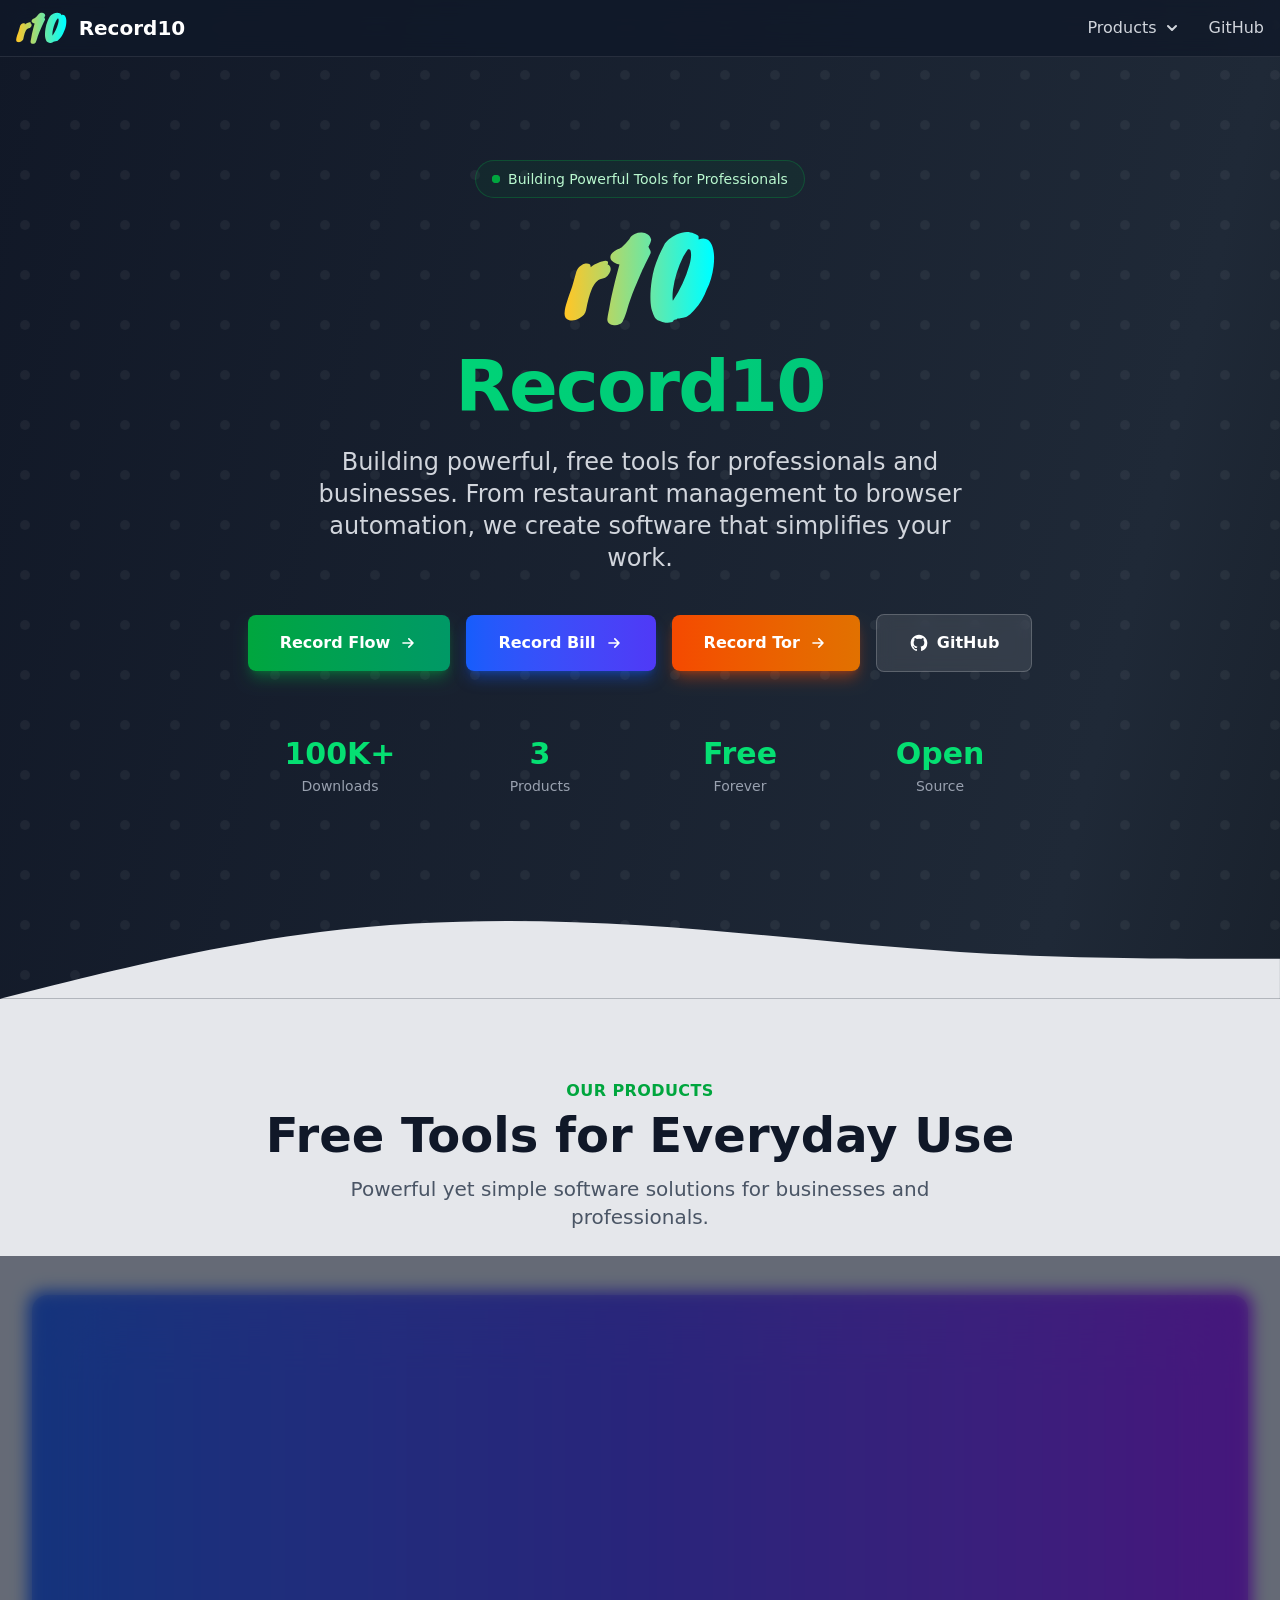
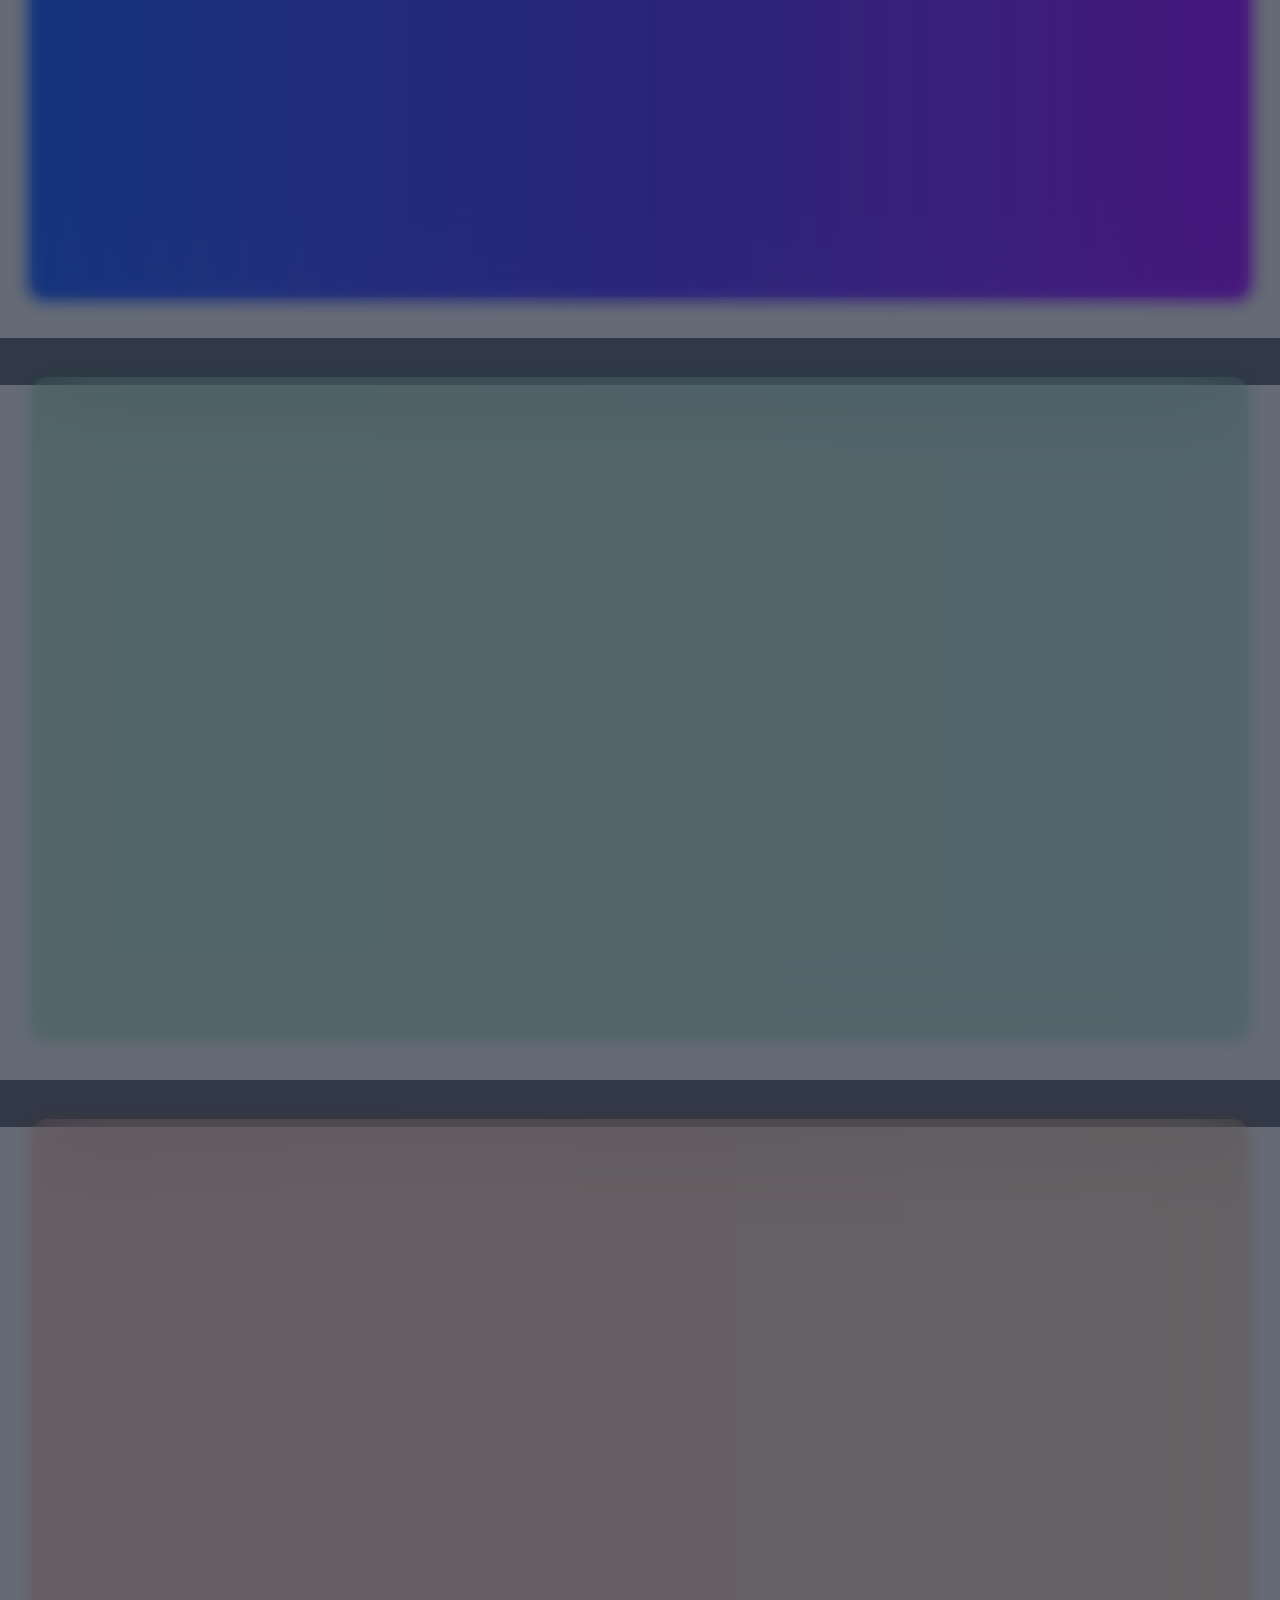
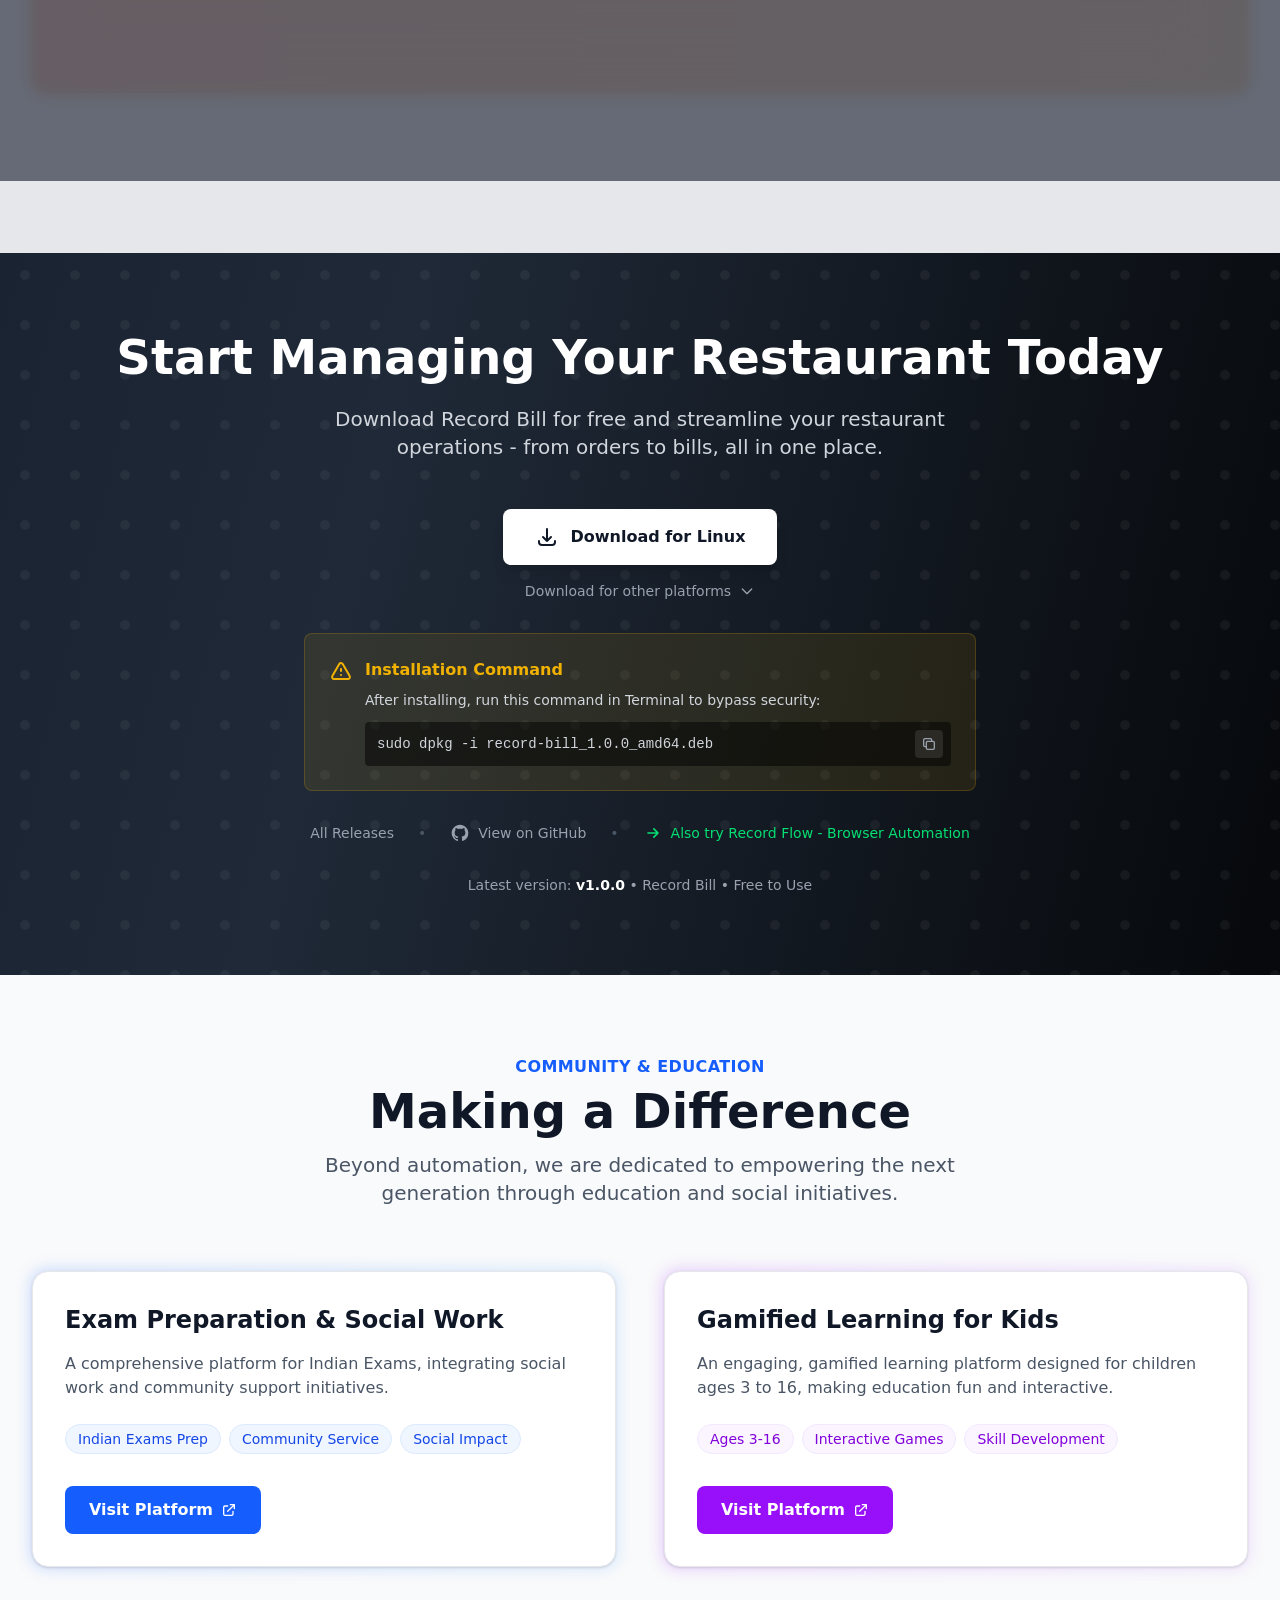
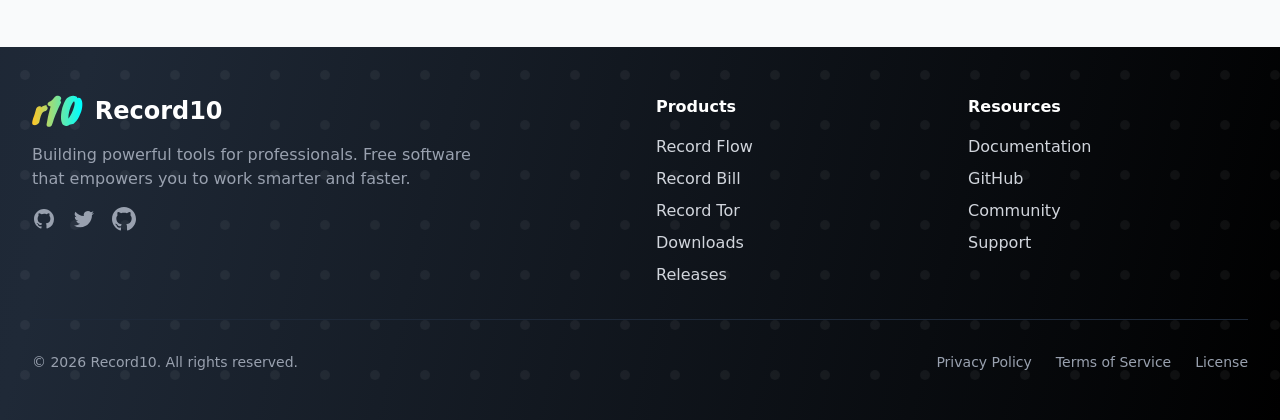
<file: index.html>
<!DOCTYPE html><html lang="en"> <head><meta charset="utf-8"><meta name="viewport" content="width=device-width, initial-scale=1"><meta name="generator" content="Astro v5.15.7"><!-- Favicon --><link rel="icon" type="image/svg+xml" href="/favicon.svg"><link rel="apple-touch-icon" sizes="180x180" href="/apple-touch-icon.png"><link rel="icon" type="image/png" sizes="32x32" href="/favicon-32x32.png"><link rel="icon" type="image/png" sizes="16x16" href="/favicon-16x16.png"><link rel="manifest" href="/site.webmanifest"><!-- SEO --><!-- Primary Meta Tags --><meta name="title" content="Record10 - Free Tools for Professionals &#38; Businesses | Record10"><meta name="description" content="Free software solutions for professionals and businesses. Discover powerful tools for restaurant management, browser automation, and workflow optimization."><meta name="keywords" content="free software, business tools, restaurant management, restaurant pos, no-code automation, browser automation, web automation tool, automated testing, playwright alternative, selenium alternative, workflow automation, desktop automation, torrent client, video streaming torrent, desktop torrent app"><!-- Open Graph / Facebook --><meta property="og:type" content="website"><meta property="og:url" content="https://record10.com/"><meta property="og:title" content="Record10 - Free Tools for Professionals &#38; Businesses | Record10"><meta property="og:description" content="Free software solutions for professionals and businesses. Discover powerful tools for restaurant management, browser automation, and workflow optimization."><meta property="og:image" content="https://record10.com/og-image.png"><meta property="og:site_name" content="Record10"><!-- Twitter --><meta property="twitter:card" content="summary_large_image"><meta property="twitter:url" content="https://record10.com/"><meta property="twitter:title" content="Record10 - Free Tools for Professionals &#38; Businesses | Record10"><meta property="twitter:description" content="Free software solutions for professionals and businesses. Discover powerful tools for restaurant management, browser automation, and workflow optimization."><meta property="twitter:image" content="https://record10.com/og-image.png"><meta property="twitter:site" content="@Record10"><meta property="twitter:creator" content="@Record10"><!-- Additional SEO --><meta name="robots" content="index, follow"><meta name="googlebot" content="index, follow"><meta name="theme-color" content="#000000"><!-- Canonical URL --><link rel="canonical" href="https://record10.com/"><title>Record10 - Free Tools for Professionals &amp; Businesses | Record10</title><!-- JSON-LD Structured Data for SEO --><script type="application/ld+json">{"@context":"https://schema.org","@type":"Organization","name":"Record10","url":"https://record10.com","logo":"https://record10.com/RF-Logo-Square.png","sameAs":["https://github.com/Record10","https://twitter.com/Record10"],"description":"Free software solutions for professionals and businesses. Discover powerful tools for restaurant management, browser automation, and workflow optimization."}</script><script type="application/ld+json">{"@context":"https://schema.org","@type":"SoftwareApplication","name":"Record Flow","applicationCategory":"DeveloperApplication","operatingSystem":["Windows","macOS","Linux"],"offers":{"@type":"Offer","price":"0","priceCurrency":"USD"},"aggregateRating":{"@type":"AggregateRating","ratingValue":"4.8","ratingCount":"100"},"description":"Record Flow is a free no-code browser automation platform powered by Playwright. Build automated testing workflows, web scraping tasks, and QA automation without coding. Features control flow with loops, multi-tab automation, iframe support, and reusable flows. Perfect for testers, QA engineers, and developers who want a visual Selenium/Playwright alternative.","screenshot":"https://record10.com/og-image.png","softwareVersion":"1.0.0","url":"https://record10.com","downloadUrl":"https://github.com/Record10/record-flow/releases/latest","author":{"@type":"Organization","name":"Record10"}}</script><meta name="astro-view-transitions-enabled" content="true"><meta name="astro-view-transitions-fallback" content="animate"><script type="module" src="/_astro/ClientRouter.astro_astro_type_script_index_0_lang.QW52Ox2j.js"></script><!-- Preload fonts if you add custom fonts --><!-- <link rel="preload" href="/fonts/your-font.woff2" as="font" type="font/woff2" crossorigin> --><link rel="stylesheet" href="/_astro/index.Cb9kp8wy.css">
<style>@keyframes blob{0%,to{transform:translate(0) scale(1)}33%{transform:translate(30px,-50px) scale(1.1)}66%{transform:translate(-20px,20px) scale(.9)}}.animate-blob[data-astro-cid-qnwxz4mj]{animation:blob 7s infinite}.animation-delay-2000[data-astro-cid-qnwxz4mj]{animation-delay:2s}.animation-delay-4000[data-astro-cid-qnwxz4mj]{animation-delay:4s}
</style></head> <body class="bg-gray-900 text-white"> <canvas id="pixel-background" data-astro-cid-ym35iswo></canvas>  <script type="module">let r,d,p;function g(){r&&cancelAnimationFrame(r),d&&window.removeEventListener("resize",d),p&&window.removeEventListener("mousemove",p);const l=document.getElementById("pixel-background");if(!l)return;const t=l.getContext("2d");if(!t)return;const e={pixelSize:50,radiusMultiplier:.1,baseAlpha:.05,activeAlpha:.5,maxDistance:400,animationSpeed:.1,color:"255, 255, 255"};let o,c,u=[];const h={x:-1e3,y:-1e3};class f{x;y;size;baseAlpha;targetAlpha;currentAlpha;constructor(s,n,a){this.x=s,this.y=n,this.size=a,this.baseAlpha=e.baseAlpha,this.targetAlpha=e.baseAlpha,this.currentAlpha=e.baseAlpha}update(){const s=h.x,n=h.y+window.scrollY,a=s-(this.x+this.size/2),x=n-(this.y+this.size/2),w=Math.sqrt(a*a+x*x);if(w<e.maxDistance){const z=1-w/e.maxDistance;this.targetAlpha=e.baseAlpha+z*(e.activeAlpha-e.baseAlpha)}else this.targetAlpha=e.baseAlpha;this.currentAlpha+=(this.targetAlpha-this.currentAlpha)*e.animationSpeed}draw(){if(!t)return;t.beginPath(),t.fillStyle=`rgba(${e.color}, ${this.currentAlpha})`;const s=this.size*e.radiusMultiplier;t.arc(this.x+this.size/2,this.y+this.size/2,s,0,Math.PI*2),t.fill()}}function m(){u=[],o=window.innerWidth,c=document.documentElement.scrollHeight,l.width=o,l.height=c;const i=Math.ceil(o/e.pixelSize),s=Math.ceil(c/e.pixelSize);for(let n=0;n<i;n++)for(let a=0;a<s;a++)u.push(new f(n*e.pixelSize,a*e.pixelSize,e.pixelSize))}function A(){t&&(t.clearRect(0,0,o,c),u.forEach(i=>{i.update(),i.draw()}),r=requestAnimationFrame(A))}d=()=>{m()},p=i=>{h.x=i.clientX,h.y=i.clientY},window.addEventListener("resize",d),window.addEventListener("mousemove",p),m(),A()}document.addEventListener("astro:page-load",g);document.addEventListener("astro:before-swap",()=>{r&&cancelAnimationFrame(r)});</script> <header class="fixed w-full z-50 top-0 start-0 border-b border-gray-200/10 bg-gray-900/80 backdrop-blur-md"> <div class="max-w-7xl mx-auto flex flex-wrap items-center justify-between px-4 py-3"> <!-- Logo --> <a href="/" class="flex items-center space-x-3 rtl:space-x-reverse"> <img src="/r10.svg" class="h-8" alt="Record10 Logo"> <span class="self-center text-xl font-semibold whitespace-nowrap text-white">Record10</span> </a> <!-- Mobile Menu Button --> <button data-collapse-toggle="navbar-dropdown" type="button" class="inline-flex items-center p-2 w-10 h-10 justify-center text-sm text-gray-400 rounded-lg md:hidden hover:bg-gray-800 focus:outline-none focus:ring-2 focus:ring-gray-600" aria-controls="navbar-dropdown" aria-expanded="false"> <span class="sr-only">Open main menu</span> <svg class="w-5 h-5" aria-hidden="true" xmlns="http://www.w3.org/2000/svg" fill="none" viewBox="0 0 17 14"> <path stroke="currentColor" stroke-linecap="round" stroke-linejoin="round" stroke-width="2" d="M1 1h15M1 7h15M1 13h15"></path> </svg> </button> <!-- Navigation --> <div class="hidden w-full md:block md:w-auto" id="navbar-dropdown"> <ul class="flex flex-col font-medium p-4 md:p-0 mt-4 border border-gray-700 rounded-lg bg-gray-800 md:space-x-8 md:flex-row md:mt-0 md:border-0 md:bg-transparent"> <!-- Products Dropdown --> <li class="relative"> <button id="dropdownNavbarLink" data-dropdown-toggle="dropdownNavbar" class="flex items-center justify-between w-full py-2 px-3 text-gray-300 rounded hover:bg-gray-700 md:hover:bg-transparent md:border-0 md:hover:text-green-400 md:p-0 transition-colors">
Products
<svg class="w-2.5 h-2.5 ms-2.5" aria-hidden="true" xmlns="http://www.w3.org/2000/svg" fill="none" viewBox="0 0 10 6"> <path stroke="currentColor" stroke-linecap="round" stroke-linejoin="round" stroke-width="2" d="m1 1 4 4 4-4"></path> </svg> </button> <!-- Dropdown Menu --> <div id="dropdownNavbar" class="z-50 hidden font-normal bg-gray-800 divide-y divide-gray-700 rounded-lg shadow-xl border border-gray-700 w-80 absolute top-full mt-2 left-0 md:left-auto md:-right-4"> <div class="p-2"> <!-- Record Bill Card --> <a href="/record-bill" class="block p-4 rounded-lg hover:bg-gray-700 transition-colors group"> <div class="flex items-start gap-4"> <div class="flex-shrink-0"> <img src="/record_bill.svg" alt="Record Bill" class="w-10 h-10 rounded bg-white border border-gray-600 p-1"> </div> <div> <div class="text-sm font-semibold text-white group-hover:text-blue-400 transition-colors">
Record Bill
</div> <div class="text-xs text-gray-400 mt-1 line-clamp-2"> All-in-one restaurant management software. Manage tables, take orders, generate bills, and track sales - all from one simple app. Perfect for restaurants, cafes, bars, and food courts. </div> <div class="mt-2 text-xs text-blue-400 flex items-center gap-1 opacity-0 group-hover:opacity-100 transition-opacity">
Learn more
<svg class="w-3 h-3" fill="none" stroke="currentColor" viewBox="0 0 24 24"><path stroke-linecap="round" stroke-linejoin="round" stroke-width="2" d="M9 5l7 7-7 7"></path></svg> </div> </div> </div> </a> <!-- Record Flow Card --> <a href="/record-flow" class="block p-4 rounded-lg hover:bg-gray-700 transition-colors group"> <div class="flex items-start gap-4"> <div class="flex-shrink-0"> <img src="/RF-Logo-Square.png" alt="Record Flow" class="w-10 h-10 rounded bg-gray-900 border border-gray-600 p-1"> </div> <div> <div class="text-sm font-semibold text-white group-hover:text-green-400 transition-colors">
Record Flow
</div> <div class="text-xs text-gray-400 mt-1 line-clamp-2">
Browser automation tool for testing & workflows
</div> <div class="mt-2 text-xs text-green-400 flex items-center gap-1 opacity-0 group-hover:opacity-100 transition-opacity">
Download
<svg class="w-3 h-3" fill="none" stroke="currentColor" viewBox="0 0 24 24"><path stroke-linecap="round" stroke-linejoin="round" stroke-width="2" d="M9 5l7 7-7 7"></path></svg> </div> </div> </div> </a> <!-- Record Tor Card --> <a href="/record-tor" class="block p-4 rounded-lg hover:bg-gray-700 transition-colors group"> <div class="flex items-start gap-4"> <div class="flex-shrink-0"> <img src="/record_tor.png" alt="Record Tor" class="w-10 h-10 rounded bg-gray-900 border border-gray-600 p-1"> </div> <div> <div class="text-sm font-semibold text-white group-hover:text-orange-400 transition-colors">
Record Tor
</div> <div class="text-xs text-gray-400 mt-1 line-clamp-2">
Torrent client with built-in video streaming
</div> <div class="mt-2 text-xs text-orange-400 flex items-center gap-1 opacity-0 group-hover:opacity-100 transition-opacity">
Download
<svg class="w-3 h-3" fill="none" stroke="currentColor" viewBox="0 0 24 24"><path stroke-linecap="round" stroke-linejoin="round" stroke-width="2" d="M9 5l7 7-7 7"></path></svg> </div> </div> </div> </a> </div> </div> </li> <li> <a href="https://github.com/Record10" target="_blank" class="block py-2 px-3 text-gray-300 rounded hover:bg-gray-700 md:hover:bg-transparent md:border-0 md:hover:text-green-400 md:p-0 transition-colors">GitHub</a> </li> </ul> </div> </div> </header> <script type="module">function m(){console.log("Setting up dropdowns...");const n=document.querySelectorAll("[data-dropdown-toggle]"),d=document.querySelector('[data-collapse-toggle="navbar-dropdown"]'),r=document.getElementById("navbar-dropdown"),p=()=>{n.forEach(t=>{const e=t.getAttribute("data-dropdown-toggle");if(!e)return;const o=document.getElementById(e);o&&!o.classList.contains("hidden")&&o.classList.add("hidden")})},c=t=>{t.stopPropagation();const e=t.currentTarget,o=e.getAttribute("data-dropdown-toggle");if(!o)return;const a=document.getElementById(o);a&&(n.forEach(l=>{if(l!==e){const g=l.getAttribute("data-dropdown-toggle");if(g){const u=document.getElementById(g);u&&u.classList.add("hidden")}}}),a.classList.toggle("hidden"))},s=t=>{const e=t.target;e.closest("[data-dropdown-toggle]")||e.closest('[id^="dropdown"]')||p()},i=()=>{r&&r.classList.toggle("hidden")};document.removeEventListener("click",s),n.forEach(t=>t.removeEventListener("click",c)),d&&d.removeEventListener("click",i),n.forEach(t=>t.addEventListener("click",c)),document.addEventListener("click",s),d&&d.addEventListener("click",i)}document.addEventListener("astro:page-load",m);</script> <main class="pt-16">  <section class="relative text-white overflow-hidden"> <!-- Background pattern removed to show PixelBackground --> <div class="relative max-w-7xl mx-auto px-4 sm:px-6 lg:px-8 pt-20 pb-12 sm:pt-24 sm:pb-20 lg:pt-24 lg:pb-24"> <div class="text-center"> <!-- Badge --> <div class="inline-flex items-center gap-2 bg-green-700/10 border border-green-600/30 rounded-full px-4 py-2 mb-8"> <span class="relative flex h-2 w-2"> <span class="animate-ping absolute inline-flex h-full w-full rounded-full bg-green-500 opacity-75"></span> <span class="relative inline-flex rounded-full h-2 w-2 bg-green-600"></span> </span> <span class="text-sm font-medium text-green-200">Building Powerful Tools for Professionals</span> </div> <!-- Logo --> <div class="flex justify-center mb-6"> <img src="/r10.svg" alt="Record10" class="h-16 md:h-20 lg:h-24 w-auto"> </div> <!-- Main heading --> <h1 class="text-5xl sm:text-6xl lg:text-7xl font-bold tracking-tight mb-6"> <span class="block text-transparent bg-clip-text bg-linear-to-r from-green-400 to-emerald-500">
Record10
</span> </h1> <!-- Description --> <p class="max-w-2xl mx-auto text-xl sm:text-2xl text-gray-300 mb-10">
Building powerful, free tools for professionals and businesses. From restaurant management
        to browser automation, we create software that simplifies your work.
</p> <!-- CTA buttons --> <div class="flex flex-col sm:flex-row gap-4 justify-center items-center"> <a href="/#record-flow" class="inline-flex items-center px-8 py-4 bg-linear-to-r from-green-600 to-emerald-600 hover:from-green-700 hover:to-emerald-700 text-white font-semibold rounded-lg shadow-lg shadow-green-600/40 transition-all duration-200 hover:scale-105">
Record Flow
<svg class="ml-2 h-5 w-5" fill="none" stroke="currentColor" viewBox="0 0 24 24"> <path stroke-linecap="round" stroke-linejoin="round" stroke-width="2" d="M13 7l5 5m0 0l-5 5m5-5H6"></path> </svg> </a> <a href="/#record-bill" class="inline-flex items-center px-8 py-4 bg-linear-to-r from-blue-600 to-indigo-600 hover:from-blue-700 hover:to-indigo-700 text-white font-semibold rounded-lg shadow-lg shadow-blue-600/40 transition-all duration-200 hover:scale-105">
Record Bill
<svg class="ml-2 h-5 w-5" fill="none" stroke="currentColor" viewBox="0 0 24 24"> <path stroke-linecap="round" stroke-linejoin="round" stroke-width="2" d="M13 7l5 5m0 0l-5 5m5-5H6"></path> </svg> </a> <a href="/#record-tor" class="inline-flex items-center px-8 py-4 bg-linear-to-r from-orange-600 to-amber-600 hover:from-orange-700 hover:to-amber-700 text-white font-semibold rounded-lg shadow-lg shadow-orange-600/40 transition-all duration-200 hover:scale-105">
Record Tor
<svg class="ml-2 h-5 w-5" fill="none" stroke="currentColor" viewBox="0 0 24 24"> <path stroke-linecap="round" stroke-linejoin="round" stroke-width="2" d="M13 7l5 5m0 0l-5 5m5-5H6"></path> </svg> </a> <a href="https://github.com/Record10" target="_blank" rel="noopener noreferrer" class="inline-flex items-center px-8 py-4 bg-white/10 hover:bg-white/20 backdrop-blur-sm text-white font-semibold rounded-lg border border-white/20 transition-all duration-200"> <svg class="mr-2 h-5 w-5" fill="currentColor" viewBox="0 0 24 24"> <path fill-rule="evenodd" d="M12 2C6.477 2 2 6.484 2 12.017c0 4.425 2.865 8.18 6.839 9.504.5.092.682-.217.682-.483 0-.237-.008-.868-.013-1.703-2.782.605-3.369-1.343-3.369-1.343-.454-1.158-1.11-1.466-1.11-1.466-.908-.62.069-.608.069-.608 1.003.07 1.531 1.032 1.531 1.032.892 1.53 2.341 1.088 2.91.832.092-.647.35-1.088.636-1.338-2.22-.253-4.555-1.113-4.555-4.951 0-1.093.39-1.988 1.029-2.688-.103-.253-.446-1.272.098-2.65 0 0 .84-.27 2.75 1.026A9.564 9.564 0 0112 6.844c.85.004 1.705.115 2.504.337 1.909-1.296 2.747-1.027 2.747-1.027.546 1.379.202 2.398.1 2.651.64.7 1.028 1.595 1.028 2.688 0 3.848-2.339 4.695-4.566 4.943.359.309.678.92.678 1.855 0 1.338-.012 2.419-.012 2.747 0 .268.18.58.688.482A10.019 10.019 0 0022 12.017C22 6.484 17.522 2 12 2z" clip-rule="evenodd"></path> </svg>
GitHub
</a> </div> <!-- Stats or badges --> <div class="mt-16 grid grid-cols-2 sm:grid-cols-4 gap-8 max-w-3xl mx-auto"> <div> <div class="text-3xl font-bold text-green-400">100K+</div> <div class="text-sm text-gray-400 mt-1">Downloads</div> </div><div> <div class="text-3xl font-bold text-green-400">3</div> <div class="text-sm text-gray-400 mt-1">Products</div> </div><div> <div class="text-3xl font-bold text-green-400">Free</div> <div class="text-sm text-gray-400 mt-1">Forever</div> </div><div> <div class="text-3xl font-bold text-green-400">Open</div> <div class="text-sm text-gray-400 mt-1">Source</div> </div> </div> </div> </div> <!-- 
      Wave divider
      NOTE: The fill color must match the background color of the following section 
      (currently bg-gray-200 in Products.astro).
    --> <svg viewBox="0 0 1440 120" fill="none" xmlns="http://www.w3.org/2000/svg"> <path d="M0 120L60 105C120 90 240 60 360 45C480 30 600 30 720 37.5C840 45 960 60 1080 67.5C1200 75 1320 75 1380 75L1440 75V120H1380C1320 120 1200 120 1080 120C960 120 840 120 720 120C600 120 480 120 360 120C240 120 120 120 60 120H0Z" fill="#e5e7eb"></path> </svg> </section> <section id="products" class="py-20 bg-gray-200" data-astro-cid-qnwxz4mj> <div class="max-w-7xl mx-auto px-4 sm:px-6 lg:px-8" data-astro-cid-qnwxz4mj> <!-- Section header --> <div class="text-center mb-16" data-astro-cid-qnwxz4mj> <h2 class="text-base font-semibold text-green-600 tracking-wide uppercase" data-astro-cid-qnwxz4mj>Our Products</h2> <p class="mt-2 text-4xl font-bold text-gray-900 sm:text-5xl" data-astro-cid-qnwxz4mj>Free Tools for Everyday Use</p> <p class="mt-4 max-w-2xl text-xl text-gray-600 mx-auto" data-astro-cid-qnwxz4mj>
Powerful yet simple software solutions for businesses and professionals.
</p> </div> <!-- New Launch: Record Bill --> <div id="record-bill" class="mb-20 scroll-mt-28"> <div class="relative group"> <div class="absolute -inset-1 blur animate-pulse bg-linear-to-r from-blue-600 via-indigo-600 to-purple-600 rounded-2xl transition duration-500"></div> <div class="relative bg-gray-900/60 backdrop-blur-2xl rounded-2xl overflow-hidden border border-white/10 shadow-2xl"> <div class="bg-linear-to-r from-blue-600 to-indigo-600 px-6 py-3 flex items-center justify-center gap-2"> <span class="relative flex h-3 w-3"> <span class="animate-ping absolute inline-flex h-full w-full rounded-full bg-white opacity-75"></span> <span class="relative inline-flex rounded-full h-3 w-3 bg-white"></span> </span> <span class="text-white font-bold text-sm tracking-wide">NEW LAUNCH</span> <span class="text-white/80 text-sm">•</span> <span class="text-white/90 text-sm"> Record Bill - Restaurant POS System </span> </div> <div class="grid grid-cols-1 lg:grid-cols-2 gap-8 p-6 lg:p-8"> <!-- Product Info --> <div class="flex flex-col justify-center"> <div class="inline-flex items-center gap-2 bg-linear-to-r from-blue-600 to-indigo-600 text-white text-xs font-bold px-4 py-2 rounded-full w-fit mb-4 shadow-lg shadow-blue-600/30"> <svg class="h-4 w-4" fill="currentColor" viewBox="0 0 20 20"> <path fill-rule="evenodd" d="M10 18a8 8 0 100-16 8 8 0 000 16zm1-11a1 1 0 10-2 0v2H7a1 1 0 100 2h2v2a1 1 0 102 0v-2h2a1 1 0 100-2h-2V7z" clip-rule="evenodd"></path> </svg>
NEW PRODUCT
</div> <!-- Logo --> <img src="/record_bill.svg" alt="Record Bill" class="h-14 mb-6 w-auto"> <h3 class="text-3xl font-bold text-white mb-4"> Restaurant POS System </h3> <p class="text-lg text-gray-300 mb-6"> All-in-one restaurant management software. Manage tables, take orders, generate bills, and track sales - all from one simple app. Perfect for restaurants, cafes, bars, and food courts. </p> <!-- Key Features --> <div class="grid grid-cols-2 gap-4 mb-8"> <div class="flex items-start gap-2"> <svg class="h-5 w-5 text-blue-400 shrink-0 mt-0.5" fill="currentColor" viewBox="0 0 20 20"> <path fill-rule="evenodd" d="M10 18a8 8 0 100-16 8 8 0 000 16zm3.707-9.293a1 1 0 00-1.414-1.414L9 10.586 7.707 9.293a1 1 0 00-1.414 1.414l2 2a1 1 0 001.414 0l4-4z" clip-rule="evenodd"></path> </svg> <span class="text-gray-300">Table Management</span> </div><div class="flex items-start gap-2"> <svg class="h-5 w-5 text-blue-400 shrink-0 mt-0.5" fill="currentColor" viewBox="0 0 20 20"> <path fill-rule="evenodd" d="M10 18a8 8 0 100-16 8 8 0 000 16zm3.707-9.293a1 1 0 00-1.414-1.414L9 10.586 7.707 9.293a1 1 0 00-1.414 1.414l2 2a1 1 0 001.414 0l4-4z" clip-rule="evenodd"></path> </svg> <span class="text-gray-300">Menu &amp; Inventory</span> </div><div class="flex items-start gap-2"> <svg class="h-5 w-5 text-blue-400 shrink-0 mt-0.5" fill="currentColor" viewBox="0 0 20 20"> <path fill-rule="evenodd" d="M10 18a8 8 0 100-16 8 8 0 000 16zm3.707-9.293a1 1 0 00-1.414-1.414L9 10.586 7.707 9.293a1 1 0 00-1.414 1.414l2 2a1 1 0 001.414 0l4-4z" clip-rule="evenodd"></path> </svg> <span class="text-gray-300">Quick Order Taking</span> </div><div class="flex items-start gap-2"> <svg class="h-5 w-5 text-blue-400 shrink-0 mt-0.5" fill="currentColor" viewBox="0 0 20 20"> <path fill-rule="evenodd" d="M10 18a8 8 0 100-16 8 8 0 000 16zm3.707-9.293a1 1 0 00-1.414-1.414L9 10.586 7.707 9.293a1 1 0 00-1.414 1.414l2 2a1 1 0 001.414 0l4-4z" clip-rule="evenodd"></path> </svg> <span class="text-gray-300">Automatic Billing &amp; Tax</span> </div><div class="flex items-start gap-2"> <svg class="h-5 w-5 text-blue-400 shrink-0 mt-0.5" fill="currentColor" viewBox="0 0 20 20"> <path fill-rule="evenodd" d="M10 18a8 8 0 100-16 8 8 0 000 16zm3.707-9.293a1 1 0 00-1.414-1.414L9 10.586 7.707 9.293a1 1 0 00-1.414 1.414l2 2a1 1 0 001.414 0l4-4z" clip-rule="evenodd"></path> </svg> <span class="text-gray-300">Kitchen Display</span> </div><div class="flex items-start gap-2"> <svg class="h-5 w-5 text-blue-400 shrink-0 mt-0.5" fill="currentColor" viewBox="0 0 20 20"> <path fill-rule="evenodd" d="M10 18a8 8 0 100-16 8 8 0 000 16zm3.707-9.293a1 1 0 00-1.414-1.414L9 10.586 7.707 9.293a1 1 0 00-1.414 1.414l2 2a1 1 0 001.414 0l4-4z" clip-rule="evenodd"></path> </svg> <span class="text-gray-300">Sales Reports</span> </div><div class="flex items-start gap-2"> <svg class="h-5 w-5 text-blue-400 shrink-0 mt-0.5" fill="currentColor" viewBox="0 0 20 20"> <path fill-rule="evenodd" d="M10 18a8 8 0 100-16 8 8 0 000 16zm3.707-9.293a1 1 0 00-1.414-1.414L9 10.586 7.707 9.293a1 1 0 00-1.414 1.414l2 2a1 1 0 001.414 0l4-4z" clip-rule="evenodd"></path> </svg> <span class="text-gray-300">Staff Management</span> </div><div class="flex items-start gap-2"> <svg class="h-5 w-5 text-blue-400 shrink-0 mt-0.5" fill="currentColor" viewBox="0 0 20 20"> <path fill-rule="evenodd" d="M10 18a8 8 0 100-16 8 8 0 000 16zm3.707-9.293a1 1 0 00-1.414-1.414L9 10.586 7.707 9.293a1 1 0 00-1.414 1.414l2 2a1 1 0 001.414 0l4-4z" clip-rule="evenodd"></path> </svg> <span class="text-gray-300">Cloud Backup</span> </div> </div> </div> <!-- Product Visual / Info --> <div class="relative overflow-hidden flex flex-col justify-center gap-8 bg-white/5 rounded-xl p-8 border border-white/10"> <!-- Decorative circles --> <div class="absolute -top-8 -right-8 bg-blue-500/30 w-80 h-80 rounded-full mix-blend-screen filter blur-2xl opacity-40 animate-blob"></div> <div class="absolute -bottom-12 -left-8 bg-indigo-500/30 w-80 h-80 rounded-full mix-blend-screen filter blur-2xl opacity-40 animate-blob animation-delay-2000"></div> <div class="absolute top-1/2 left-1/2 -translate-x-1/2 -translate-y-1/2 bg-purple-500/20 w-96 h-96 rounded-full mix-blend-screen filter blur-3xl opacity-30 animate-blob animation-delay-4000"></div> <!-- Content Wrapper --> <div class="relative z-10 w-full space-y-6"> <!-- Stats --> <div> <h4 class="font-semibold mb-3 text-sm uppercase tracking-wider text-gray-400">
At a Glance
</h4> <div class="grid grid-cols-2 gap-4">   <div class="bg-gray-900/50 p-4 rounded-lg text-center border border-white/5"> <div id="record-bill-version" class="text-2xl font-bold text-blue-400">
v1.0.0 </div> <div class="text-xs text-gray-400 uppercase tracking-wide mt-1">Version</div> </div> <div class="bg-gray-900/50 p-4 rounded-lg text-center border border-white/5"> <div class="text-2xl font-bold text-purple-400"> 8 </div> <div class="text-xs text-gray-400 uppercase tracking-wide mt-1">Features</div> </div> </div> </div> <!-- CTAs --> <div class="flex flex-col sm:flex-row gap-4 pt-4 border-t border-white/10"> <a id="record-bill-download" href="https://github.com/record10/record-bill-public/releases/latest" target="_blank" rel="noopener noreferrer" class="flex-1 inline-flex items-center justify-center px-4 py-3 bg-linear-to-r from-blue-600 to-indigo-600 text-white font-bold rounded-lg shadow-xl hover:scale-105 transition-all duration-200 text-sm">
Download
<svg class="ml-2 h-4 w-4" fill="none" stroke="currentColor" viewBox="0 0 24 24"> <path stroke-linecap="round" stroke-linejoin="round" stroke-width="2" d="M4 16v1a3 3 0 003 3h10a3 3 0 003-3v-1m-4-4l-4 4m0 0l-4-4m4 4V4"></path> </svg> </a> <a href="/record-bill" class="flex-1 inline-flex items-center justify-center px-4 py-3 bg-gray-800 hover:bg-gray-700 text-white font-semibold rounded-lg border border-gray-700 transition-colors duration-200 text-sm">
View Details
</a> <a href="https://github.com/record10/record-bill-public" target="_blank" rel="noopener noreferrer" class="flex-1 inline-flex items-center justify-center px-4 py-3 bg-white/5 hover:bg-white/10 text-white font-semibold rounded-lg border border-white/10 transition-colors duration-200 text-sm">
GitHub
</a> </div> <!-- Embedded Install Command --> <div id="record-bill-install-block" class="hidden mt-2 border border-white/10 bg-black/30 rounded-lg overflow-hidden"> <div class="px-3 py-2 bg-white/5 border-b border-white/10 flex justify-between items-center"> <span class="text-xs text-gray-400 font-semibold uppercase tracking-wider" id="record-bill-install-title">Install Command</span> <span class="text-xs text-yellow-500 font-medium">Run after download</span> </div> <div class="relative group p-3"> <code id="record-bill-install-command" class="block font-mono text-sm text-green-400 break-all pr-10"></code> <button id="record-bill-install-copy" class="absolute right-2 top-2 p-1.5 text-gray-400 hover:text-white bg-white/10 hover:bg-white/20 rounded transition-colors" title="Copy command"> <svg class="h-4 w-4" fill="none" viewBox="0 0 24 24" stroke="currentColor"> <path stroke-linecap="round" stroke-linejoin="round" stroke-width="2" d="M8 16H6a2 2 0 01-2-2V6a2 2 0 012-2h8a2 2 0 012 2v2m-6 12h8a2 2 0 002-2v-8a2 2 0 00-2-2h-8a2 2 0 00-2 2v8a2 2 0 002 2z"></path> </svg> </button> <div id="record-bill-install-feedback" class="absolute right-2 -top-6 bg-green-500 text-white text-xs px-2 py-1 rounded opacity-0 transition-opacity duration-200 pointer-events-none">
Copied!
</div> </div> </div> </div> </div> </div> </div> </div> </div> <!-- Second Product: Record Flow --> <div id="record-flow" class="mb-20 scroll-mt-28"> <div class="relative group"> <div class="absolute -inset-0.5 blur opacity-20 group-hover:opacity-40 bg-linear-to-r from-green-600 to-emerald-600 rounded-2xl transition duration-500"></div> <div class="relative bg-gray-900/60 backdrop-blur-2xl rounded-2xl overflow-hidden border border-white/10 shadow-2xl">  <div class="grid grid-cols-1 lg:grid-cols-2 gap-8 p-6 lg:p-8"> <!-- Product Info --> <div class="flex flex-col justify-center">  <!-- Logo --> <img src="/RF-Name-Horizontal.svg" alt="Record Flow" class="h-10 mb-6 w-auto brightness-0 invert"> <h3 class="text-3xl font-bold text-white mb-4"> No-Code Browser Automation &amp; Testing Platform </h3> <p class="text-lg text-gray-300 mb-6"> Record Flow is a free no-code browser automation platform powered by Playwright. Build automated testing workflows, web scraping tasks, and QA automation without coding. Features control flow with loops, multi-tab automation, iframe support, and reusable flows. Perfect for testers, QA engineers, and developers who want a visual Selenium/Playwright alternative. </p> <!-- Key Features --> <div class="grid grid-cols-2 gap-4 mb-8"> <div class="flex items-start gap-2"> <svg class="h-5 w-5 text-green-400 shrink-0 mt-0.5" fill="currentColor" viewBox="0 0 20 20"> <path fill-rule="evenodd" d="M10 18a8 8 0 100-16 8 8 0 000 16zm3.707-9.293a1 1 0 00-1.414-1.414L9 10.586 7.707 9.293a1 1 0 00-1.414 1.414l2 2a1 1 0 001.414 0l4-4z" clip-rule="evenodd"></path> </svg> <span class="text-gray-300">No-Code Automation</span> </div><div class="flex items-start gap-2"> <svg class="h-5 w-5 text-green-400 shrink-0 mt-0.5" fill="currentColor" viewBox="0 0 20 20"> <path fill-rule="evenodd" d="M10 18a8 8 0 100-16 8 8 0 000 16zm3.707-9.293a1 1 0 00-1.414-1.414L9 10.586 7.707 9.293a1 1 0 00-1.414 1.414l2 2a1 1 0 001.414 0l4-4z" clip-rule="evenodd"></path> </svg> <span class="text-gray-300">Multi-Browser Support</span> </div><div class="flex items-start gap-2"> <svg class="h-5 w-5 text-green-400 shrink-0 mt-0.5" fill="currentColor" viewBox="0 0 20 20"> <path fill-rule="evenodd" d="M10 18a8 8 0 100-16 8 8 0 000 16zm3.707-9.293a1 1 0 00-1.414-1.414L9 10.586 7.707 9.293a1 1 0 00-1.414 1.414l2 2a1 1 0 001.414 0l4-4z" clip-rule="evenodd"></path> </svg> <span class="text-gray-300">Visual Workflow Builder</span> </div><div class="flex items-start gap-2"> <svg class="h-5 w-5 text-green-400 shrink-0 mt-0.5" fill="currentColor" viewBox="0 0 20 20"> <path fill-rule="evenodd" d="M10 18a8 8 0 100-16 8 8 0 000 16zm3.707-9.293a1 1 0 00-1.414-1.414L9 10.586 7.707 9.293a1 1 0 00-1.414 1.414l2 2a1 1 0 001.414 0l4-4z" clip-rule="evenodd"></path> </svg> <span class="text-gray-300">38+ Actions</span> </div><div class="flex items-start gap-2"> <svg class="h-5 w-5 text-green-400 shrink-0 mt-0.5" fill="currentColor" viewBox="0 0 20 20"> <path fill-rule="evenodd" d="M10 18a8 8 0 100-16 8 8 0 000 16zm3.707-9.293a1 1 0 00-1.414-1.414L9 10.586 7.707 9.293a1 1 0 00-1.414 1.414l2 2a1 1 0 001.414 0l4-4z" clip-rule="evenodd"></path> </svg> <span class="text-gray-300">Control Flow (Loops &amp; Reusable Flows)</span> </div><div class="flex items-start gap-2"> <svg class="h-5 w-5 text-green-400 shrink-0 mt-0.5" fill="currentColor" viewBox="0 0 20 20"> <path fill-rule="evenodd" d="M10 18a8 8 0 100-16 8 8 0 000 16zm3.707-9.293a1 1 0 00-1.414-1.414L9 10.586 7.707 9.293a1 1 0 00-1.414 1.414l2 2a1 1 0 001.414 0l4-4z" clip-rule="evenodd"></path> </svg> <span class="text-gray-300">Tab &amp; Frame Management</span> </div><div class="flex items-start gap-2"> <svg class="h-5 w-5 text-green-400 shrink-0 mt-0.5" fill="currentColor" viewBox="0 0 20 20"> <path fill-rule="evenodd" d="M10 18a8 8 0 100-16 8 8 0 000 16zm3.707-9.293a1 1 0 00-1.414-1.414L9 10.586 7.707 9.293a1 1 0 00-1.414 1.414l2 2a1 1 0 001.414 0l4-4z" clip-rule="evenodd"></path> </svg> <span class="text-gray-300">Variables &amp; Data Management</span> </div><div class="flex items-start gap-2"> <svg class="h-5 w-5 text-green-400 shrink-0 mt-0.5" fill="currentColor" viewBox="0 0 20 20"> <path fill-rule="evenodd" d="M10 18a8 8 0 100-16 8 8 0 000 16zm3.707-9.293a1 1 0 00-1.414-1.414L9 10.586 7.707 9.293a1 1 0 00-1.414 1.414l2 2a1 1 0 001.414 0l4-4z" clip-rule="evenodd"></path> </svg> <span class="text-gray-300">Workspace Organization</span> </div> </div> </div> <!-- Product Visual / Info --> <div class="relative overflow-hidden flex flex-col justify-center gap-8 bg-white/5 rounded-xl p-8 border border-white/10"> <!-- Decorative circles --> <div class="absolute -top-8 -right-8 bg-green-500/20 w-72 h-72 rounded-full mix-blend-screen filter blur-2xl opacity-40 animate-blob"></div> <div class="absolute -bottom-12 -left-8 bg-emerald-500/20 w-72 h-72 rounded-full mix-blend-screen filter blur-2xl opacity-40 animate-blob animation-delay-2000"></div>  <!-- Content Wrapper --> <div class="relative z-10 w-full space-y-6"> <!-- Stats --> <div> <h4 class="font-semibold mb-3 text-sm uppercase tracking-wider text-gray-400">
At a Glance
</h4> <div class="grid grid-cols-2 gap-4"> <div class="bg-gray-900/50 p-4 rounded-lg text-center border border-white/5"> <div class="text-2xl font-bold text-green-400"> 100K+ </div> <div class="text-xs text-gray-400 uppercase tracking-wide mt-1">
Downloads
</div> </div> <div class="bg-gray-900/50 p-4 rounded-lg text-center border border-white/5"> <div class="text-2xl font-bold text-yellow-400"> 4.8★ </div> <div class="text-xs text-gray-400 uppercase tracking-wide mt-1">Rating</div> </div> <div class="bg-gray-900/50 p-4 rounded-lg text-center border border-white/5"> <div id="record-flow-version" class="text-2xl font-bold text-blue-400">
v1.0.0 </div> <div class="text-xs text-gray-400 uppercase tracking-wide mt-1">Version</div> </div> <div class="bg-gray-900/50 p-4 rounded-lg text-center border border-white/5"> <div class="text-2xl font-bold text-purple-400"> 10 </div> <div class="text-xs text-gray-400 uppercase tracking-wide mt-1">Features</div> </div> </div> </div> <!-- CTAs --> <div class="flex flex-col sm:flex-row gap-4 pt-4 border-t border-white/10"> <a id="record-flow-download" href="https://github.com/Record10/record-flow/releases/latest" target="_blank" rel="noopener noreferrer" class="flex-1 inline-flex items-center justify-center px-4 py-3 bg-linear-to-r from-green-600 to-emerald-600 text-white font-bold rounded-lg shadow-xl hover:scale-105 transition-all duration-200 text-sm">
Download
<svg class="ml-2 h-4 w-4" fill="none" stroke="currentColor" viewBox="0 0 24 24"> <path stroke-linecap="round" stroke-linejoin="round" stroke-width="2" d="M4 16v1a3 3 0 003 3h10a3 3 0 003-3v-1m-4-4l-4 4m0 0l-4-4m4 4V4"></path> </svg> </a> <a href="/record-flow" class="flex-1 inline-flex items-center justify-center px-4 py-3 bg-gray-800 hover:bg-gray-700 text-white font-semibold rounded-lg border border-gray-700 transition-colors duration-200 text-sm">
View Details
</a> <a href="https://github.com/Record10/record-flow" target="_blank" rel="noopener noreferrer" class="flex-1 inline-flex items-center justify-center px-4 py-3 bg-white/5 hover:bg-white/10 text-white font-semibold rounded-lg border border-white/10 transition-colors duration-200 text-sm">
GitHub
</a> </div> <!-- Embedded Install Command --> <div id="record-flow-install-block" class="hidden mt-2 border border-white/10 bg-black/30 rounded-lg overflow-hidden"> <div class="px-3 py-2 bg-white/5 border-b border-white/10 flex justify-between items-center"> <span class="text-xs text-gray-400 font-semibold uppercase tracking-wider" id="record-flow-install-title">Install Command</span> <span class="text-xs text-yellow-500 font-medium">Run after download</span> </div> <div class="relative group p-3"> <code id="record-flow-install-command" class="block font-mono text-sm text-green-400 break-all pr-10"></code> <button id="record-flow-install-copy" class="absolute right-2 top-2 p-1.5 text-gray-400 hover:text-white bg-white/10 hover:bg-white/20 rounded transition-colors" title="Copy command"> <svg class="h-4 w-4" fill="none" viewBox="0 0 24 24" stroke="currentColor"> <path stroke-linecap="round" stroke-linejoin="round" stroke-width="2" d="M8 16H6a2 2 0 01-2-2V6a2 2 0 012-2h8a2 2 0 012 2v2m-6 12h8a2 2 0 002-2v-8a2 2 0 00-2-2h-8a2 2 0 00-2 2v8a2 2 0 002 2z"></path> </svg> </button> <div id="record-flow-install-feedback" class="absolute right-2 -top-6 bg-green-500 text-white text-xs px-2 py-1 rounded opacity-0 transition-opacity duration-200 pointer-events-none">
Copied!
</div> </div> </div> </div> </div> </div> </div> </div> </div> <!-- Third Product: Record Tor --> <div id="record-tor" class="mb-20 scroll-mt-28"> <div class="relative group"> <div class="absolute -inset-0.5 blur opacity-20 group-hover:opacity-40 bg-linear-to-r from-orange-600 to-amber-600 rounded-2xl transition duration-500"></div> <div class="relative bg-gray-900/60 backdrop-blur-2xl rounded-2xl overflow-hidden border border-white/10 shadow-2xl">  <div class="grid grid-cols-1 lg:grid-cols-2 gap-8 p-6 lg:p-8"> <!-- Product Info --> <div class="flex flex-col justify-center">  <!-- Logo --> <img src="/record_tor.png" alt="Record Tor" class="h-14 mb-6 w-auto object-contain object-left"> <h3 class="text-3xl font-bold text-white mb-4"> Desktop Torrent Client with Built-in Video Streaming </h3> <p class="text-lg text-gray-300 mb-6"> A modern, lightweight torrent client with built-in video streaming. Download torrents, stream video while downloading, track watch progress, and manage files — all from one sleek app. Available on macOS, Windows, Linux, and Android. </p> <!-- Key Features --> <div class="grid grid-cols-2 gap-4 mb-8"> <div class="flex items-start gap-2"> <svg class="h-5 w-5 text-orange-400 shrink-0 mt-0.5" fill="currentColor" viewBox="0 0 20 20"> <path fill-rule="evenodd" d="M10 18a8 8 0 100-16 8 8 0 000 16zm3.707-9.293a1 1 0 00-1.414-1.414L9 10.586 7.707 9.293a1 1 0 00-1.414 1.414l2 2a1 1 0 001.414 0l4-4z" clip-rule="evenodd"></path> </svg> <span class="text-gray-300">Stream While Downloading</span> </div><div class="flex items-start gap-2"> <svg class="h-5 w-5 text-orange-400 shrink-0 mt-0.5" fill="currentColor" viewBox="0 0 20 20"> <path fill-rule="evenodd" d="M10 18a8 8 0 100-16 8 8 0 000 16zm3.707-9.293a1 1 0 00-1.414-1.414L9 10.586 7.707 9.293a1 1 0 00-1.414 1.414l2 2a1 1 0 001.414 0l4-4z" clip-rule="evenodd"></path> </svg> <span class="text-gray-300">Built-in Video Player</span> </div><div class="flex items-start gap-2"> <svg class="h-5 w-5 text-orange-400 shrink-0 mt-0.5" fill="currentColor" viewBox="0 0 20 20"> <path fill-rule="evenodd" d="M10 18a8 8 0 100-16 8 8 0 000 16zm3.707-9.293a1 1 0 00-1.414-1.414L9 10.586 7.707 9.293a1 1 0 00-1.414 1.414l2 2a1 1 0 001.414 0l4-4z" clip-rule="evenodd"></path> </svg> <span class="text-gray-300">File Priority Control</span> </div><div class="flex items-start gap-2"> <svg class="h-5 w-5 text-orange-400 shrink-0 mt-0.5" fill="currentColor" viewBox="0 0 20 20"> <path fill-rule="evenodd" d="M10 18a8 8 0 100-16 8 8 0 000 16zm3.707-9.293a1 1 0 00-1.414-1.414L9 10.586 7.707 9.293a1 1 0 00-1.414 1.414l2 2a1 1 0 001.414 0l4-4z" clip-rule="evenodd"></path> </svg> <span class="text-gray-300">Piece Visualizer</span> </div><div class="flex items-start gap-2"> <svg class="h-5 w-5 text-orange-400 shrink-0 mt-0.5" fill="currentColor" viewBox="0 0 20 20"> <path fill-rule="evenodd" d="M10 18a8 8 0 100-16 8 8 0 000 16zm3.707-9.293a1 1 0 00-1.414-1.414L9 10.586 7.707 9.293a1 1 0 00-1.414 1.414l2 2a1 1 0 001.414 0l4-4z" clip-rule="evenodd"></path> </svg> <span class="text-gray-300">Speed Limits</span> </div><div class="flex items-start gap-2"> <svg class="h-5 w-5 text-orange-400 shrink-0 mt-0.5" fill="currentColor" viewBox="0 0 20 20"> <path fill-rule="evenodd" d="M10 18a8 8 0 100-16 8 8 0 000 16zm3.707-9.293a1 1 0 00-1.414-1.414L9 10.586 7.707 9.293a1 1 0 00-1.414 1.414l2 2a1 1 0 001.414 0l4-4z" clip-rule="evenodd"></path> </svg> <span class="text-gray-300">Magnet Link Support</span> </div><div class="flex items-start gap-2"> <svg class="h-5 w-5 text-orange-400 shrink-0 mt-0.5" fill="currentColor" viewBox="0 0 20 20"> <path fill-rule="evenodd" d="M10 18a8 8 0 100-16 8 8 0 000 16zm3.707-9.293a1 1 0 00-1.414-1.414L9 10.586 7.707 9.293a1 1 0 00-1.414 1.414l2 2a1 1 0 001.414 0l4-4z" clip-rule="evenodd"></path> </svg> <span class="text-gray-300">Dark &amp; Light Theme</span> </div><div class="flex items-start gap-2"> <svg class="h-5 w-5 text-orange-400 shrink-0 mt-0.5" fill="currentColor" viewBox="0 0 20 20"> <path fill-rule="evenodd" d="M10 18a8 8 0 100-16 8 8 0 000 16zm3.707-9.293a1 1 0 00-1.414-1.414L9 10.586 7.707 9.293a1 1 0 00-1.414 1.414l2 2a1 1 0 001.414 0l4-4z" clip-rule="evenodd"></path> </svg> <span class="text-gray-300">Cross-Platform</span> </div> </div> </div> <!-- Product Visual / Info --> <div class="relative overflow-hidden flex flex-col justify-center gap-8 bg-white/5 rounded-xl p-8 border border-white/10"> <!-- Decorative circles --> <div class="absolute -top-8 -right-8 bg-orange-500/20 w-72 h-72 rounded-full mix-blend-screen filter blur-2xl opacity-40 animate-blob"></div> <div class="absolute -bottom-12 -left-8 bg-amber-500/20 w-72 h-72 rounded-full mix-blend-screen filter blur-2xl opacity-40 animate-blob animation-delay-2000"></div>  <!-- Content Wrapper --> <div class="relative z-10 w-full space-y-6"> <!-- Stats --> <div> <h4 class="font-semibold mb-3 text-sm uppercase tracking-wider text-gray-400">
At a Glance
</h4> <div class="grid grid-cols-2 gap-4">   <div class="bg-gray-900/50 p-4 rounded-lg text-center border border-white/5"> <div id="record-tor-version" class="text-2xl font-bold text-blue-400">
v1.0.0 </div> <div class="text-xs text-gray-400 uppercase tracking-wide mt-1">Version</div> </div> <div class="bg-gray-900/50 p-4 rounded-lg text-center border border-white/5"> <div class="text-2xl font-bold text-purple-400"> 8 </div> <div class="text-xs text-gray-400 uppercase tracking-wide mt-1">Features</div> </div> </div> </div> <!-- CTAs --> <div class="flex flex-col sm:flex-row gap-4 pt-4 border-t border-white/10"> <a id="record-tor-download" href="https://github.com/Record10/record-tor-public/releases/latest" target="_blank" rel="noopener noreferrer" class="flex-1 inline-flex items-center justify-center px-4 py-3 bg-linear-to-r from-orange-600 to-amber-600 text-white font-bold rounded-lg shadow-xl hover:scale-105 transition-all duration-200 text-sm">
Download
<svg class="ml-2 h-4 w-4" fill="none" stroke="currentColor" viewBox="0 0 24 24"> <path stroke-linecap="round" stroke-linejoin="round" stroke-width="2" d="M4 16v1a3 3 0 003 3h10a3 3 0 003-3v-1m-4-4l-4 4m0 0l-4-4m4 4V4"></path> </svg> </a> <a href="/record-tor" class="flex-1 inline-flex items-center justify-center px-4 py-3 bg-gray-800 hover:bg-gray-700 text-white font-semibold rounded-lg border border-gray-700 transition-colors duration-200 text-sm">
View Details
</a> <a href="https://github.com/Record10/record-tor-public" target="_blank" rel="noopener noreferrer" class="flex-1 inline-flex items-center justify-center px-4 py-3 bg-white/5 hover:bg-white/10 text-white font-semibold rounded-lg border border-white/10 transition-colors duration-200 text-sm">
GitHub
</a> </div> <!-- Embedded Install Command --> <div id="record-tor-install-block" class="hidden mt-2 border border-white/10 bg-black/30 rounded-lg overflow-hidden"> <div class="px-3 py-2 bg-white/5 border-b border-white/10 flex justify-between items-center"> <span class="text-xs text-gray-400 font-semibold uppercase tracking-wider" id="record-tor-install-title">Install Command</span> <span class="text-xs text-yellow-500 font-medium">Run after download</span> </div> <div class="relative group p-3"> <code id="record-tor-install-command" class="block font-mono text-sm text-green-400 break-all pr-10"></code> <button id="record-tor-install-copy" class="absolute right-2 top-2 p-1.5 text-gray-400 hover:text-white bg-white/10 hover:bg-white/20 rounded transition-colors" title="Copy command"> <svg class="h-4 w-4" fill="none" viewBox="0 0 24 24" stroke="currentColor"> <path stroke-linecap="round" stroke-linejoin="round" stroke-width="2" d="M8 16H6a2 2 0 01-2-2V6a2 2 0 012-2h8a2 2 0 012 2v2m-6 12h8a2 2 0 002-2v-8a2 2 0 00-2-2h-8a2 2 0 00-2 2v8a2 2 0 002 2z"></path> </svg> </button> <div id="record-tor-install-feedback" class="absolute right-2 -top-6 bg-green-500 text-white text-xs px-2 py-1 rounded opacity-0 transition-opacity duration-200 pointer-events-none">
Copied!
</div> </div> </div> </div> </div> </div> </div> </div> </div> </div> </section>  <script type="module" src="/_astro/Products.astro_astro_type_script_index_0_lang.VQOg6NuT.js"></script> <section id="download" class="py-20 text-white relative overflow-hidden"> <div class="relative max-w-7xl mx-auto px-4 sm:px-6 lg:px-8"> <div class="text-center"> <h2 class="text-4xl sm:text-5xl font-bold mb-6">Start Managing Your Restaurant Today</h2> <p class="text-xl text-gray-300 mb-12 max-w-2xl mx-auto">
Download Record Bill for free and streamline your restaurant operations - from orders to bills, all in one place.
</p> <div class="space-y-8"> <!-- Primary Download Button --> <div class="flex flex-col items-center gap-4"> <a id="primary-download-btn" href="https://github.com/record10/record-bill-public/releases/latest" class="group inline-flex items-center px-8 py-4 bg-white text-gray-900 font-bold rounded-lg shadow-lg hover:shadow-xl transition-all duration-200 hover:scale-105"> <svg class="mr-3 h-6 w-6" fill="none" stroke="currentColor" viewBox="0 0 24 24"> <path stroke-linecap="round" stroke-linejoin="round" stroke-width="2" d="M4 16v1a3 3 0 003 3h10a3 3 0 003-3v-1m-4-4l-4 4m0 0l-4-4m4 4V4"></path> </svg> <span>Download <span id="platform-text">Record Bill</span></span> </a> <!-- Toggle Other Platforms --> <button id="toggle-platforms-btn" class="text-gray-400 hover:text-white text-sm transition-colors flex items-center gap-2"> <span id="toggle-text">Download for other platforms</span> <svg id="toggle-icon" class="h-4 w-4 transition-transform" fill="none" stroke="currentColor" viewBox="0 0 24 24"> <path stroke-linecap="round" stroke-linejoin="round" stroke-width="2" d="M19 9l-7 7-7-7"></path> </svg> </button> </div> <!-- All Download Options --> <div id="all-platforms-container" class="hidden"> <div id="platforms-grid" class="grid grid-cols-1 sm:grid-cols-2 lg:grid-cols-3 gap-4 max-w-4xl mx-auto"></div> </div> <!-- Installation Instructions --> <div id="install-instruction" class="hidden max-w-2xl mx-auto mt-6 bg-yellow-500/10 border border-yellow-500/20 rounded-lg p-6 text-left"> <div class="flex items-start gap-3"> <svg class="h-6 w-6 text-yellow-500 flex-shrink-0 mt-0.5" fill="none" viewBox="0 0 24 24" stroke="currentColor"> <path stroke-linecap="round" stroke-linejoin="round" stroke-width="2" d="M12 9v2m0 4h.01m-6.938 4h13.856c1.54 0 2.502-1.667 1.732-3L13.732 4c-.77-1.333-2.694-1.333-3.464 0L3.34 16c-.77 1.333.192 3 1.732 3z"></path> </svg> <div class="flex-1"> <h3 class="text-yellow-500 font-semibold mb-2">Installation Command</h3> <p class="text-gray-300 text-sm mb-3">
After installing, run this command in Terminal to bypass security:
</p> <div class="relative group"> <div id="install-command-text" class="bg-black/50 rounded p-3 font-mono text-sm text-gray-300 break-all pr-12">
Loading...
</div> <button id="install-copy-btn" class="absolute right-2 top-2 p-1.5 text-gray-400 hover:text-white bg-white/10 hover:bg-white/20 rounded transition-colors" title="Copy command"> <svg class="h-4 w-4" fill="none" viewBox="0 0 24 24" stroke="currentColor"> <path stroke-linecap="round" stroke-linejoin="round" stroke-width="2" d="M8 16H6a2 2 0 01-2-2V6a2 2 0 012-2h8a2 2 0 012 2v2m-6 12h8a2 2 0 002-2v-8a2 2 0 00-2-2h-8a2 2 0 00-2 2v8a2 2 0 002 2z"></path> </svg> </button> <div id="install-copy-feedback" class="absolute right-2 -top-8 bg-green-500 text-white text-xs px-2 py-1 rounded opacity-0 transition-opacity duration-200">
Copied!
</div> </div> </div> </div> </div> <!-- Additional links --> <div class="flex flex-col sm:flex-row gap-6 justify-center items-center text-sm"> <a href="https://github.com/record10/record-bill-public/releases" target="_blank" rel="noopener noreferrer" class="text-gray-400 hover:text-white transition-colors">
All Releases
</a> <span class="text-gray-600">•</span> <a href="https://github.com/record10/record-bill-public" target="_blank" rel="noopener noreferrer" class="flex items-center gap-2 text-gray-400 hover:text-white transition-colors"> <svg class="h-5 w-5" fill="currentColor" viewBox="0 0 24 24"> <path fill-rule="evenodd" d="M12 2C6.477 2 2 6.484 2 12.017c0 4.425 2.865 8.18 6.839 9.504.5.092.682-.217.682-.483 0-.237-.008-.868-.013-1.703-2.782.605-3.369-1.343-3.369-1.343-.454-1.158-1.11-1.466-1.11-1.466-.908-.62.069-.608.069-.608 1.003.07 1.531 1.032 1.531 1.032.892 1.53 2.341 1.088 2.91.832.092-.647.35-1.088.636-1.338-2.22-.253-4.555-1.113-4.555-4.951 0-1.093.39-1.988 1.029-2.688-.103-.253-.446-1.272.098-2.65 0 0 .84-.27 2.75 1.026A9.564 9.564 0 0112 6.844c.85.004 1.705.115 2.504.337 1.909-1.296 2.747-1.027 2.747-1.027.546 1.379.202 2.398.1 2.651.64.7 1.028 1.595 1.028 2.688 0 3.848-2.339 4.695-4.566 4.943.359.309.678.92.678 1.855 0 1.338-.012 2.419-.012 2.747 0 .268.18.58.688.482A10.019 10.019 0 0022 12.017C22 6.484 17.522 2 12 2z" clip-rule="evenodd"></path> </svg>
View on GitHub
</a> <span class="text-gray-600">•</span> <a href="https://github.com/Record10/record-flow/releases" target="_blank" rel="noopener noreferrer" class="flex items-center gap-2 text-green-400 hover:text-green-300 transition-colors"> <svg class="h-5 w-5" fill="none" stroke="currentColor" viewBox="0 0 24 24"> <path stroke-linecap="round" stroke-linejoin="round" stroke-width="2" d="M13 7l5 5m0 0l-5 5m5-5H6"></path> </svg>
Also try Record Flow - Browser Automation
</a> </div> <!-- Version info --> <div class="text-center text-gray-400 text-sm">
Latest version: <span id="version-number" class="font-semibold text-white">v1.0.0</span> • Record Bill • Free to Use
</div> </div> </div> </div> </section> <script type="module" src="/_astro/Download.astro_astro_type_script_index_0_lang.B8KNI9AQ.js"></script> <section id="community" class="py-20 bg-gray-50"> <div class="max-w-7xl mx-auto px-4 sm:px-6 lg:px-8"> <!-- Section header --> <div class="text-center mb-16"> <h2 class="text-base font-semibold text-blue-600 tracking-wide uppercase">Community & Education</h2> <p class="mt-2 text-4xl font-bold text-gray-900 sm:text-5xl">Making a Difference</p> <p class="mt-4 max-w-2xl text-xl text-gray-600 mx-auto">
Beyond automation, we are dedicated to empowering the next generation through education and social initiatives.
</p> </div> <!-- Initiatives Grid --> <div class="grid grid-cols-1 md:grid-cols-2 gap-8 lg:gap-12"> <div class="relative group"> <div class="absolute -inset-0.5 bg-gradient-to-r from-blue-600 to-blue-400 rounded-2xl blur opacity-20 group-hover:opacity-40 transition duration-500"></div> <div class="relative bg-white rounded-2xl p-8 border border-gray-200 hover:border-gray-300 shadow-sm hover:shadow-md transition-all duration-300 h-full flex flex-col"> <h3 class="text-2xl font-bold text-gray-900 mb-4">Exam Preparation &amp; Social Work</h3> <p class="text-gray-600 mb-6 grow">A comprehensive platform for Indian Exams, integrating social work and community support initiatives.</p> <div class="flex flex-wrap gap-2 mb-8"> <span class="px-3 py-1 bg-blue-50 text-blue-700 text-sm font-medium rounded-full border border-blue-100"> Indian Exams Prep </span><span class="px-3 py-1 bg-blue-50 text-blue-700 text-sm font-medium rounded-full border border-blue-100"> Community Service </span><span class="px-3 py-1 bg-blue-50 text-blue-700 text-sm font-medium rounded-full border border-blue-100"> Social Impact </span> </div> <a href="https://exam.record10.com" target="_blank" rel="noopener noreferrer" class="inline-flex items-center justify-center px-6 py-3 bg-blue-600 hover:bg-blue-700 text-white font-semibold rounded-lg transition-colors duration-200 w-fit">
Visit Platform
<svg class="ml-2 h-4 w-4" fill="none" stroke="currentColor" viewBox="0 0 24 24"> <path stroke-linecap="round" stroke-linejoin="round" stroke-width="2" d="M10 6H6a2 2 0 00-2 2v10a2 2 0 002 2h10a2 2 0 002-2v-4M14 4h6m0 0v6m0-6L10 14"></path> </svg> </a> </div> </div><div class="relative group"> <div class="absolute -inset-0.5 bg-gradient-to-r from-purple-600 to-purple-400 rounded-2xl blur opacity-20 group-hover:opacity-40 transition duration-500"></div> <div class="relative bg-white rounded-2xl p-8 border border-gray-200 hover:border-gray-300 shadow-sm hover:shadow-md transition-all duration-300 h-full flex flex-col"> <h3 class="text-2xl font-bold text-gray-900 mb-4">Gamified Learning for Kids</h3> <p class="text-gray-600 mb-6 grow">An engaging, gamified learning platform designed for children ages 3 to 16, making education fun and interactive.</p> <div class="flex flex-wrap gap-2 mb-8"> <span class="px-3 py-1 bg-purple-50 text-purple-700 text-sm font-medium rounded-full border border-purple-100"> Ages 3-16 </span><span class="px-3 py-1 bg-purple-50 text-purple-700 text-sm font-medium rounded-full border border-purple-100"> Interactive Games </span><span class="px-3 py-1 bg-purple-50 text-purple-700 text-sm font-medium rounded-full border border-purple-100"> Skill Development </span> </div> <a href="https://learn.record10.com" target="_blank" rel="noopener noreferrer" class="inline-flex items-center justify-center px-6 py-3 bg-purple-600 hover:bg-purple-700 text-white font-semibold rounded-lg transition-colors duration-200 w-fit">
Visit Platform
<svg class="ml-2 h-4 w-4" fill="none" stroke="currentColor" viewBox="0 0 24 24"> <path stroke-linecap="round" stroke-linejoin="round" stroke-width="2" d="M10 6H6a2 2 0 00-2 2v10a2 2 0 002 2h10a2 2 0 002-2v-4M14 4h6m0 0v6m0-6L10 14"></path> </svg> </a> </div> </div> </div> </div> </section> <footer class="text-gray-300"> <div class="max-w-7xl mx-auto px-4 sm:px-6 lg:px-8 py-12"> <div class="grid grid-cols-1 md:grid-cols-4 gap-8 mb-8"> <!-- Brand --> <div class="col-span-1 md:col-span-2"> <div class="flex items-center gap-3 mb-4"> <img src="/r10.svg" alt="R10 Logo" class="h-8 w-auto"> <span class="text-2xl font-bold text-white">Record10</span> </div> <p class="text-gray-400 max-w-md mb-4">
Building powerful tools for professionals. Free software that empowers you to work smarter
          and faster.
</p> <div class="flex gap-4"> <a href="https://github.com/Record10/record-flow" target="_blank" rel="noopener noreferrer" class="text-gray-400 hover:text-white transition-colors"> <svg class="h-6 w-6" fill="currentColor" viewBox="0 0 24 24"> <path fill-rule="evenodd" d="M12 2C6.477 2 2 6.484 2 12.017c0 4.425 2.865 8.18 6.839 9.504.5.092.682-.217.682-.483 0-.237-.008-.868-.013-1.703-2.782.605-3.369-1.343-3.369-1.343-.454-1.158-1.11-1.466-1.11-1.466-.908-.62.069-.608.069-.608 1.003.07 1.531 1.032 1.531 1.032.892 1.53 2.341 1.088 2.91.832.092-.647.35-1.088.636-1.338-2.22-.253-4.555-1.113-4.555-4.951 0-1.093.39-1.988 1.029-2.688-.103-.253-.446-1.272.098-2.65 0 0 .84-.27 2.75 1.026A9.564 9.564 0 0112 6.844c.85.004 1.705.115 2.504.337 1.909-1.296 2.747-1.027 2.747-1.027.546 1.379.202 2.398.1 2.651.64.7 1.028 1.595 1.028 2.688 0 3.848-2.339 4.695-4.566 4.943.359.309.678.92.678 1.855 0 1.338-.012 2.419-.012 2.747 0 .268.18.58.688.482A10.019 10.019 0 0022 12.017C22 6.484 17.522 2 12 2z" clip-rule="evenodd"></path> </svg> </a> <a href="https://twitter.com/record10" target="_blank" rel="noopener noreferrer" class="text-gray-400 hover:text-white transition-colors"> <svg class="h-6 w-6" fill="currentColor" viewBox="0 0 24 24"> <path d="M8.29 20.251c7.547 0 11.675-6.253 11.675-11.675 0-.178 0-.355-.012-.53A8.348 8.348 0 0022 5.92a8.19 8.19 0 01-2.357.646 4.118 4.118 0 001.804-2.27 8.224 8.224 0 01-2.605.996 4.107 4.107 0 00-6.993 3.743 11.65 11.65 0 01-8.457-4.287 4.106 4.106 0 001.27 5.477A4.072 4.072 0 012.8 9.713v.052a4.105 4.105 0 003.292 4.022 4.095 4.095 0 01-1.853.07 4.108 4.108 0 003.834 2.85A8.233 8.233 0 012 18.407a11.616 11.616 0 006.29 1.84"></path> </svg> </a> <a href="/" target="_blank" rel="noopener noreferrer" class="text-gray-400 hover:text-white transition-colors"> <svg class="h-6 w-6" fill="currentColor" viewBox="0 0 24 24"> <path d="M12 0c-6.626 0-12 5.373-12 12 0 5.302 3.438 9.8 8.207 11.387.599.111.793-.261.793-.577v-2.234c-3.338.726-4.033-1.416-4.033-1.416-.546-1.387-1.333-1.756-1.333-1.756-1.089-.745.083-.729.083-.729 1.205.084 1.839 1.237 1.839 1.237 1.07 1.834 2.807 1.304 3.492.997.107-.775.418-1.305.762-1.604-2.665-.305-5.467-1.334-5.467-5.931 0-1.311.469-2.381 1.236-3.221-.124-.303-.535-1.524.117-3.176 0 0 1.008-.322 3.301 1.23.957-.266 1.983-.399 3.003-.404 1.02.005 2.047.138 3.006.404 2.291-1.552 3.297-1.23 3.297-1.23.653 1.653.242 2.874.118 3.176.77.84 1.235 1.911 1.235 3.221 0 4.609-2.807 5.624-5.479 5.921.43.372.823 1.102.823 2.222v3.293c0 .319.192.694.801.576 4.765-1.589 8.199-6.086 8.199-11.386 0-6.627-5.373-12-12-12z"></path> </svg> </a> </div> </div> <!-- Products --> <div> <h3 class="text-white font-semibold mb-4">Products</h3> <ul class="space-y-2"> <li> <a href="/#record-flow" class="hover:text-white transition-colors">Record Flow</a> </li> <li> <a href="/#record-bill" class="hover:text-white transition-colors">Record Bill</a> </li> <li> <a href="/#record-tor" class="hover:text-white transition-colors">Record Tor</a> </li> <li> <a href="#download" class="hover:text-white transition-colors">Downloads</a> </li> <li> <a href="https://github.com/Record10/record-flow/releases" target="_blank" rel="noopener noreferrer" class="hover:text-white transition-colors">Releases</a> </li> </ul> </div> <!-- Resources --> <div> <h3 class="text-white font-semibold mb-4">Resources</h3> <ul class="space-y-2"> <li> <a href="/" class="hover:text-white transition-colors">Documentation</a> </li> <li> <a href="https://github.com/Record10/record-flow" target="_blank" rel="noopener noreferrer" class="hover:text-white transition-colors">GitHub</a> </li> <li> <a href="/" class="hover:text-white transition-colors">Community</a> </li> <li> <a href="/" class="hover:text-white transition-colors">Support</a> </li> </ul> </div> </div> <!-- Bottom --> <div class="border-t border-gray-800 pt-8 flex flex-col md:flex-row justify-between items-center gap-4"> <p class="text-sm text-gray-400">
© 2026 Record10. All rights reserved.
</p> <div class="flex gap-6 text-sm"> <a href="/privacy-policy" class="text-gray-400 hover:text-white transition-colors">Privacy Policy</a> <a href="/" class="text-gray-400 hover:text-white transition-colors">Terms of Service</a> <a href="/" class="text-gray-400 hover:text-white transition-colors">License</a> </div> </div> </div> </footer>  </main> </body></html>
</file>
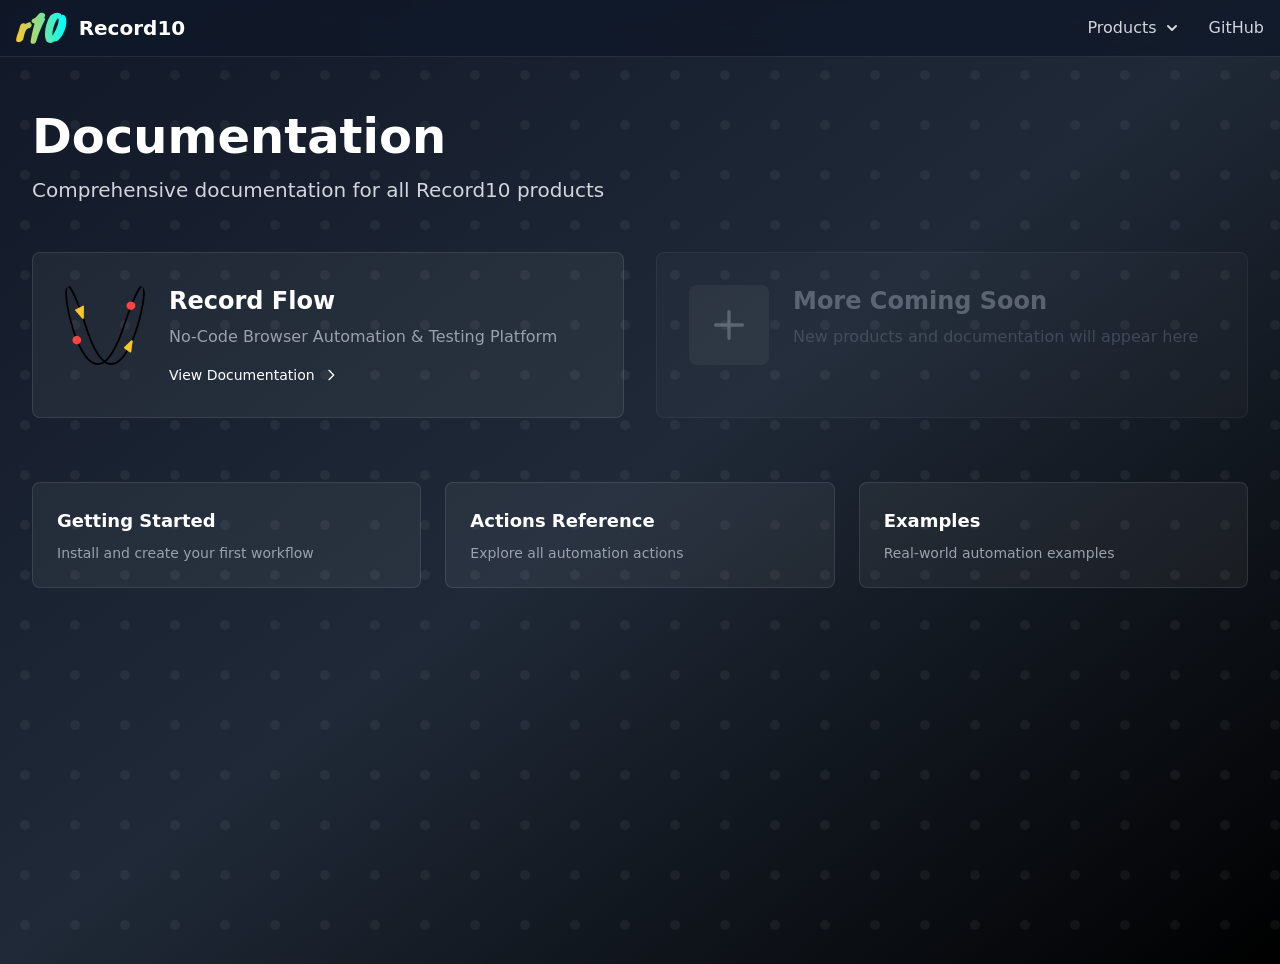
<file: docs/index.html>
<!DOCTYPE html><html lang="en"> <head><meta charset="utf-8"><meta name="viewport" content="width=device-width, initial-scale=1"><meta name="generator" content="Astro v5.15.7"><!-- Favicon --><link rel="icon" type="image/svg+xml" href="/favicon.svg"><link rel="apple-touch-icon" sizes="180x180" href="/apple-touch-icon.png"><link rel="icon" type="image/png" sizes="32x32" href="/favicon-32x32.png"><link rel="icon" type="image/png" sizes="16x16" href="/favicon-16x16.png"><link rel="manifest" href="/site.webmanifest"><!-- SEO --><!-- Primary Meta Tags --><meta name="title" content="Documentation - Record10 | Record10"><meta name="description" content="Documentation for all Record10 products - comprehensive guides, tutorials, and API references"><meta name="keywords" content="free software, business tools, restaurant management, restaurant pos, no-code automation, browser automation, web automation tool, automated testing, playwright alternative, selenium alternative, workflow automation, desktop automation, torrent client, video streaming torrent, desktop torrent app"><!-- Open Graph / Facebook --><meta property="og:type" content="website"><meta property="og:url" content="https://record10.com/docs/"><meta property="og:title" content="Documentation - Record10 | Record10"><meta property="og:description" content="Documentation for all Record10 products - comprehensive guides, tutorials, and API references"><meta property="og:image" content="https://record10.com/og-image.png"><meta property="og:site_name" content="Record10"><!-- Twitter --><meta property="twitter:card" content="summary_large_image"><meta property="twitter:url" content="https://record10.com/docs/"><meta property="twitter:title" content="Documentation - Record10 | Record10"><meta property="twitter:description" content="Documentation for all Record10 products - comprehensive guides, tutorials, and API references"><meta property="twitter:image" content="https://record10.com/og-image.png"><meta property="twitter:site" content="@Record10"><meta property="twitter:creator" content="@Record10"><!-- Additional SEO --><meta name="robots" content="index, follow"><meta name="googlebot" content="index, follow"><meta name="theme-color" content="#000000"><!-- Canonical URL --><link rel="canonical" href="https://record10.com/docs/"><title>Documentation - Record10 | Record10</title><!-- JSON-LD Structured Data for SEO --><script type="application/ld+json">{"@context":"https://schema.org","@type":"Organization","name":"Record10","url":"https://record10.com","logo":"https://record10.com/RF-Logo-Square.png","sameAs":["https://github.com/Record10","https://twitter.com/Record10"],"description":"Free software solutions for professionals and businesses. Discover powerful tools for restaurant management, browser automation, and workflow optimization."}</script><script type="application/ld+json">{"@context":"https://schema.org","@type":"SoftwareApplication","name":"Record Flow","applicationCategory":"DeveloperApplication","operatingSystem":["Windows","macOS","Linux"],"offers":{"@type":"Offer","price":"0","priceCurrency":"USD"},"aggregateRating":{"@type":"AggregateRating","ratingValue":"4.8","ratingCount":"100"},"description":"Record Flow is a free no-code browser automation platform powered by Playwright. Build automated testing workflows, web scraping tasks, and QA automation without coding. Features control flow with loops, multi-tab automation, iframe support, and reusable flows. Perfect for testers, QA engineers, and developers who want a visual Selenium/Playwright alternative.","screenshot":"https://record10.com/og-image.png","softwareVersion":"1.0.0","url":"https://record10.com","downloadUrl":"https://github.com/Record10/record-flow/releases/latest","author":{"@type":"Organization","name":"Record10"}}</script><meta name="astro-view-transitions-enabled" content="true"><meta name="astro-view-transitions-fallback" content="animate"><script type="module" src="/_astro/ClientRouter.astro_astro_type_script_index_0_lang.QW52Ox2j.js"></script><!-- Preload fonts if you add custom fonts --><!-- <link rel="preload" href="/fonts/your-font.woff2" as="font" type="font/woff2" crossorigin> --><link rel="stylesheet" href="/_astro/index.Cb9kp8wy.css"></head> <body class="bg-gray-900 text-white"> <canvas id="pixel-background" data-astro-cid-ym35iswo></canvas>  <script type="module">let r,d,p;function g(){r&&cancelAnimationFrame(r),d&&window.removeEventListener("resize",d),p&&window.removeEventListener("mousemove",p);const l=document.getElementById("pixel-background");if(!l)return;const t=l.getContext("2d");if(!t)return;const e={pixelSize:50,radiusMultiplier:.1,baseAlpha:.05,activeAlpha:.5,maxDistance:400,animationSpeed:.1,color:"255, 255, 255"};let o,c,u=[];const h={x:-1e3,y:-1e3};class f{x;y;size;baseAlpha;targetAlpha;currentAlpha;constructor(s,n,a){this.x=s,this.y=n,this.size=a,this.baseAlpha=e.baseAlpha,this.targetAlpha=e.baseAlpha,this.currentAlpha=e.baseAlpha}update(){const s=h.x,n=h.y+window.scrollY,a=s-(this.x+this.size/2),x=n-(this.y+this.size/2),w=Math.sqrt(a*a+x*x);if(w<e.maxDistance){const z=1-w/e.maxDistance;this.targetAlpha=e.baseAlpha+z*(e.activeAlpha-e.baseAlpha)}else this.targetAlpha=e.baseAlpha;this.currentAlpha+=(this.targetAlpha-this.currentAlpha)*e.animationSpeed}draw(){if(!t)return;t.beginPath(),t.fillStyle=`rgba(${e.color}, ${this.currentAlpha})`;const s=this.size*e.radiusMultiplier;t.arc(this.x+this.size/2,this.y+this.size/2,s,0,Math.PI*2),t.fill()}}function m(){u=[],o=window.innerWidth,c=document.documentElement.scrollHeight,l.width=o,l.height=c;const i=Math.ceil(o/e.pixelSize),s=Math.ceil(c/e.pixelSize);for(let n=0;n<i;n++)for(let a=0;a<s;a++)u.push(new f(n*e.pixelSize,a*e.pixelSize,e.pixelSize))}function A(){t&&(t.clearRect(0,0,o,c),u.forEach(i=>{i.update(),i.draw()}),r=requestAnimationFrame(A))}d=()=>{m()},p=i=>{h.x=i.clientX,h.y=i.clientY},window.addEventListener("resize",d),window.addEventListener("mousemove",p),m(),A()}document.addEventListener("astro:page-load",g);document.addEventListener("astro:before-swap",()=>{r&&cancelAnimationFrame(r)});</script> <header class="fixed w-full z-50 top-0 start-0 border-b border-gray-200/10 bg-gray-900/80 backdrop-blur-md"> <div class="max-w-7xl mx-auto flex flex-wrap items-center justify-between px-4 py-3"> <!-- Logo --> <a href="/" class="flex items-center space-x-3 rtl:space-x-reverse"> <img src="/r10.svg" class="h-8" alt="Record10 Logo"> <span class="self-center text-xl font-semibold whitespace-nowrap text-white">Record10</span> </a> <!-- Mobile Menu Button --> <button data-collapse-toggle="navbar-dropdown" type="button" class="inline-flex items-center p-2 w-10 h-10 justify-center text-sm text-gray-400 rounded-lg md:hidden hover:bg-gray-800 focus:outline-none focus:ring-2 focus:ring-gray-600" aria-controls="navbar-dropdown" aria-expanded="false"> <span class="sr-only">Open main menu</span> <svg class="w-5 h-5" aria-hidden="true" xmlns="http://www.w3.org/2000/svg" fill="none" viewBox="0 0 17 14"> <path stroke="currentColor" stroke-linecap="round" stroke-linejoin="round" stroke-width="2" d="M1 1h15M1 7h15M1 13h15"></path> </svg> </button> <!-- Navigation --> <div class="hidden w-full md:block md:w-auto" id="navbar-dropdown"> <ul class="flex flex-col font-medium p-4 md:p-0 mt-4 border border-gray-700 rounded-lg bg-gray-800 md:space-x-8 md:flex-row md:mt-0 md:border-0 md:bg-transparent"> <!-- Products Dropdown --> <li class="relative"> <button id="dropdownNavbarLink" data-dropdown-toggle="dropdownNavbar" class="flex items-center justify-between w-full py-2 px-3 text-gray-300 rounded hover:bg-gray-700 md:hover:bg-transparent md:border-0 md:hover:text-green-400 md:p-0 transition-colors">
Products
<svg class="w-2.5 h-2.5 ms-2.5" aria-hidden="true" xmlns="http://www.w3.org/2000/svg" fill="none" viewBox="0 0 10 6"> <path stroke="currentColor" stroke-linecap="round" stroke-linejoin="round" stroke-width="2" d="m1 1 4 4 4-4"></path> </svg> </button> <!-- Dropdown Menu --> <div id="dropdownNavbar" class="z-50 hidden font-normal bg-gray-800 divide-y divide-gray-700 rounded-lg shadow-xl border border-gray-700 w-80 absolute top-full mt-2 left-0 md:left-auto md:-right-4"> <div class="p-2"> <!-- Record Bill Card --> <a href="/record-bill" class="block p-4 rounded-lg hover:bg-gray-700 transition-colors group"> <div class="flex items-start gap-4"> <div class="flex-shrink-0"> <img src="/record_bill.svg" alt="Record Bill" class="w-10 h-10 rounded bg-white border border-gray-600 p-1"> </div> <div> <div class="text-sm font-semibold text-white group-hover:text-blue-400 transition-colors">
Record Bill
</div> <div class="text-xs text-gray-400 mt-1 line-clamp-2"> All-in-one restaurant management software. Manage tables, take orders, generate bills, and track sales - all from one simple app. Perfect for restaurants, cafes, bars, and food courts. </div> <div class="mt-2 text-xs text-blue-400 flex items-center gap-1 opacity-0 group-hover:opacity-100 transition-opacity">
Learn more
<svg class="w-3 h-3" fill="none" stroke="currentColor" viewBox="0 0 24 24"><path stroke-linecap="round" stroke-linejoin="round" stroke-width="2" d="M9 5l7 7-7 7"></path></svg> </div> </div> </div> </a> <!-- Record Flow Card --> <a href="/record-flow" class="block p-4 rounded-lg hover:bg-gray-700 transition-colors group"> <div class="flex items-start gap-4"> <div class="flex-shrink-0"> <img src="/RF-Logo-Square.png" alt="Record Flow" class="w-10 h-10 rounded bg-gray-900 border border-gray-600 p-1"> </div> <div> <div class="text-sm font-semibold text-white group-hover:text-green-400 transition-colors">
Record Flow
</div> <div class="text-xs text-gray-400 mt-1 line-clamp-2">
Browser automation tool for testing & workflows
</div> <div class="mt-2 text-xs text-green-400 flex items-center gap-1 opacity-0 group-hover:opacity-100 transition-opacity">
Download
<svg class="w-3 h-3" fill="none" stroke="currentColor" viewBox="0 0 24 24"><path stroke-linecap="round" stroke-linejoin="round" stroke-width="2" d="M9 5l7 7-7 7"></path></svg> </div> </div> </div> </a> <!-- Record Tor Card --> <a href="/record-tor" class="block p-4 rounded-lg hover:bg-gray-700 transition-colors group"> <div class="flex items-start gap-4"> <div class="flex-shrink-0"> <img src="/record_tor.png" alt="Record Tor" class="w-10 h-10 rounded bg-gray-900 border border-gray-600 p-1"> </div> <div> <div class="text-sm font-semibold text-white group-hover:text-orange-400 transition-colors">
Record Tor
</div> <div class="text-xs text-gray-400 mt-1 line-clamp-2">
Torrent client with built-in video streaming
</div> <div class="mt-2 text-xs text-orange-400 flex items-center gap-1 opacity-0 group-hover:opacity-100 transition-opacity">
Download
<svg class="w-3 h-3" fill="none" stroke="currentColor" viewBox="0 0 24 24"><path stroke-linecap="round" stroke-linejoin="round" stroke-width="2" d="M9 5l7 7-7 7"></path></svg> </div> </div> </div> </a> </div> </div> </li> <li> <a href="https://github.com/Record10" target="_blank" class="block py-2 px-3 text-gray-300 rounded hover:bg-gray-700 md:hover:bg-transparent md:border-0 md:hover:text-green-400 md:p-0 transition-colors">GitHub</a> </li> </ul> </div> </div> </header> <script type="module">function m(){console.log("Setting up dropdowns...");const n=document.querySelectorAll("[data-dropdown-toggle]"),d=document.querySelector('[data-collapse-toggle="navbar-dropdown"]'),r=document.getElementById("navbar-dropdown"),p=()=>{n.forEach(t=>{const e=t.getAttribute("data-dropdown-toggle");if(!e)return;const o=document.getElementById(e);o&&!o.classList.contains("hidden")&&o.classList.add("hidden")})},c=t=>{t.stopPropagation();const e=t.currentTarget,o=e.getAttribute("data-dropdown-toggle");if(!o)return;const a=document.getElementById(o);a&&(n.forEach(l=>{if(l!==e){const g=l.getAttribute("data-dropdown-toggle");if(g){const u=document.getElementById(g);u&&u.classList.add("hidden")}}}),a.classList.toggle("hidden"))},s=t=>{const e=t.target;e.closest("[data-dropdown-toggle]")||e.closest('[id^="dropdown"]')||p()},i=()=>{r&&r.classList.toggle("hidden")};document.removeEventListener("click",s),n.forEach(t=>t.removeEventListener("click",c)),d&&d.removeEventListener("click",i),n.forEach(t=>t.addEventListener("click",c)),document.addEventListener("click",s),d&&d.addEventListener("click",i)}document.addEventListener("astro:page-load",m);</script> <main class="pt-16">  <div class="min-h-screen text-white"> <div class="max-w-7xl mx-auto px-4 sm:px-6 lg:px-8 py-12"> <!-- Header --> <div class="mb-12"> <h1 class="text-4xl sm:text-5xl font-bold mb-4">Documentation</h1> <p class="text-xl text-gray-300 max-w-3xl">
Comprehensive documentation for all Record10 products
</p> </div> <!-- Products Documentation --> <div class="grid grid-cols-1 md:grid-cols-2 gap-8"> <!-- Record Flow --> <a href="/record-flow/docs" class="group bg-white/5 hover:bg-white/10 border border-white/10 hover:border-white/20 rounded-lg p-8 transition-all duration-200"> <div class="flex items-start gap-6"> <img src="/RF-Logo-Square.png" alt="Record Flow" class="w-20 h-20 rounded-lg"> <div class="flex-1"> <h2 class="text-2xl font-bold mb-2 group-hover:text-brand-primary-400 transition-colors"> Record Flow </h2> <p class="text-gray-400 mb-4">No-Code Browser Automation &amp; Testing Platform</p> <div class="flex items-center gap-2 text-sm text-brand-primary-400"> <span>View Documentation</span> <svg class="h-4 w-4 group-hover:translate-x-1 transition-transform" fill="none" stroke="currentColor" viewBox="0 0 24 24"> <path stroke-linecap="round" stroke-linejoin="round" stroke-width="2" d="M9 5l7 7-7 7"></path> </svg> </div> </div> </div> </a> <!-- Placeholder for Future Products --> <div class="bg-white/5 border border-white/10 rounded-lg p-8 opacity-50"> <div class="flex items-start gap-6"> <div class="w-20 h-20 bg-white/10 rounded-lg flex items-center justify-center"> <svg class="h-10 w-10 text-gray-400" fill="none" stroke="currentColor" viewBox="0 0 24 24"> <path stroke-linecap="round" stroke-linejoin="round" stroke-width="2" d="M12 4v16m8-8H4"></path> </svg> </div> <div class="flex-1"> <h2 class="text-2xl font-bold mb-2 text-gray-400">More Coming Soon</h2> <p class="text-gray-500">New products and documentation will appear here</p> </div> </div> </div> </div> <!-- Quick Access --> <div class="mt-16 grid grid-cols-1 md:grid-cols-3 gap-6"> <a href="/record-flow/docs/getting-started" class="bg-white/5 hover:bg-white/10 border border-white/10 hover:border-white/20 rounded-lg p-6 transition-all duration-200"> <h3 class="text-lg font-bold mb-2">Getting Started</h3> <p class="text-sm text-gray-400">Install and create your first workflow</p> </a> <a href="/record-flow/docs/actions" class="bg-white/5 hover:bg-white/10 border border-white/10 hover:border-white/20 rounded-lg p-6 transition-all duration-200"> <h3 class="text-lg font-bold mb-2">Actions Reference</h3> <p class="text-sm text-gray-400">Explore all automation actions</p> </a> <a href="/record-flow/docs/examples" class="bg-white/5 hover:bg-white/10 border border-white/10 hover:border-white/20 rounded-lg p-6 transition-all duration-200"> <h3 class="text-lg font-bold mb-2">Examples</h3> <p class="text-sm text-gray-400">Real-world automation examples</p> </a> </div> </div> </div>  </main> </body></html>
</file>
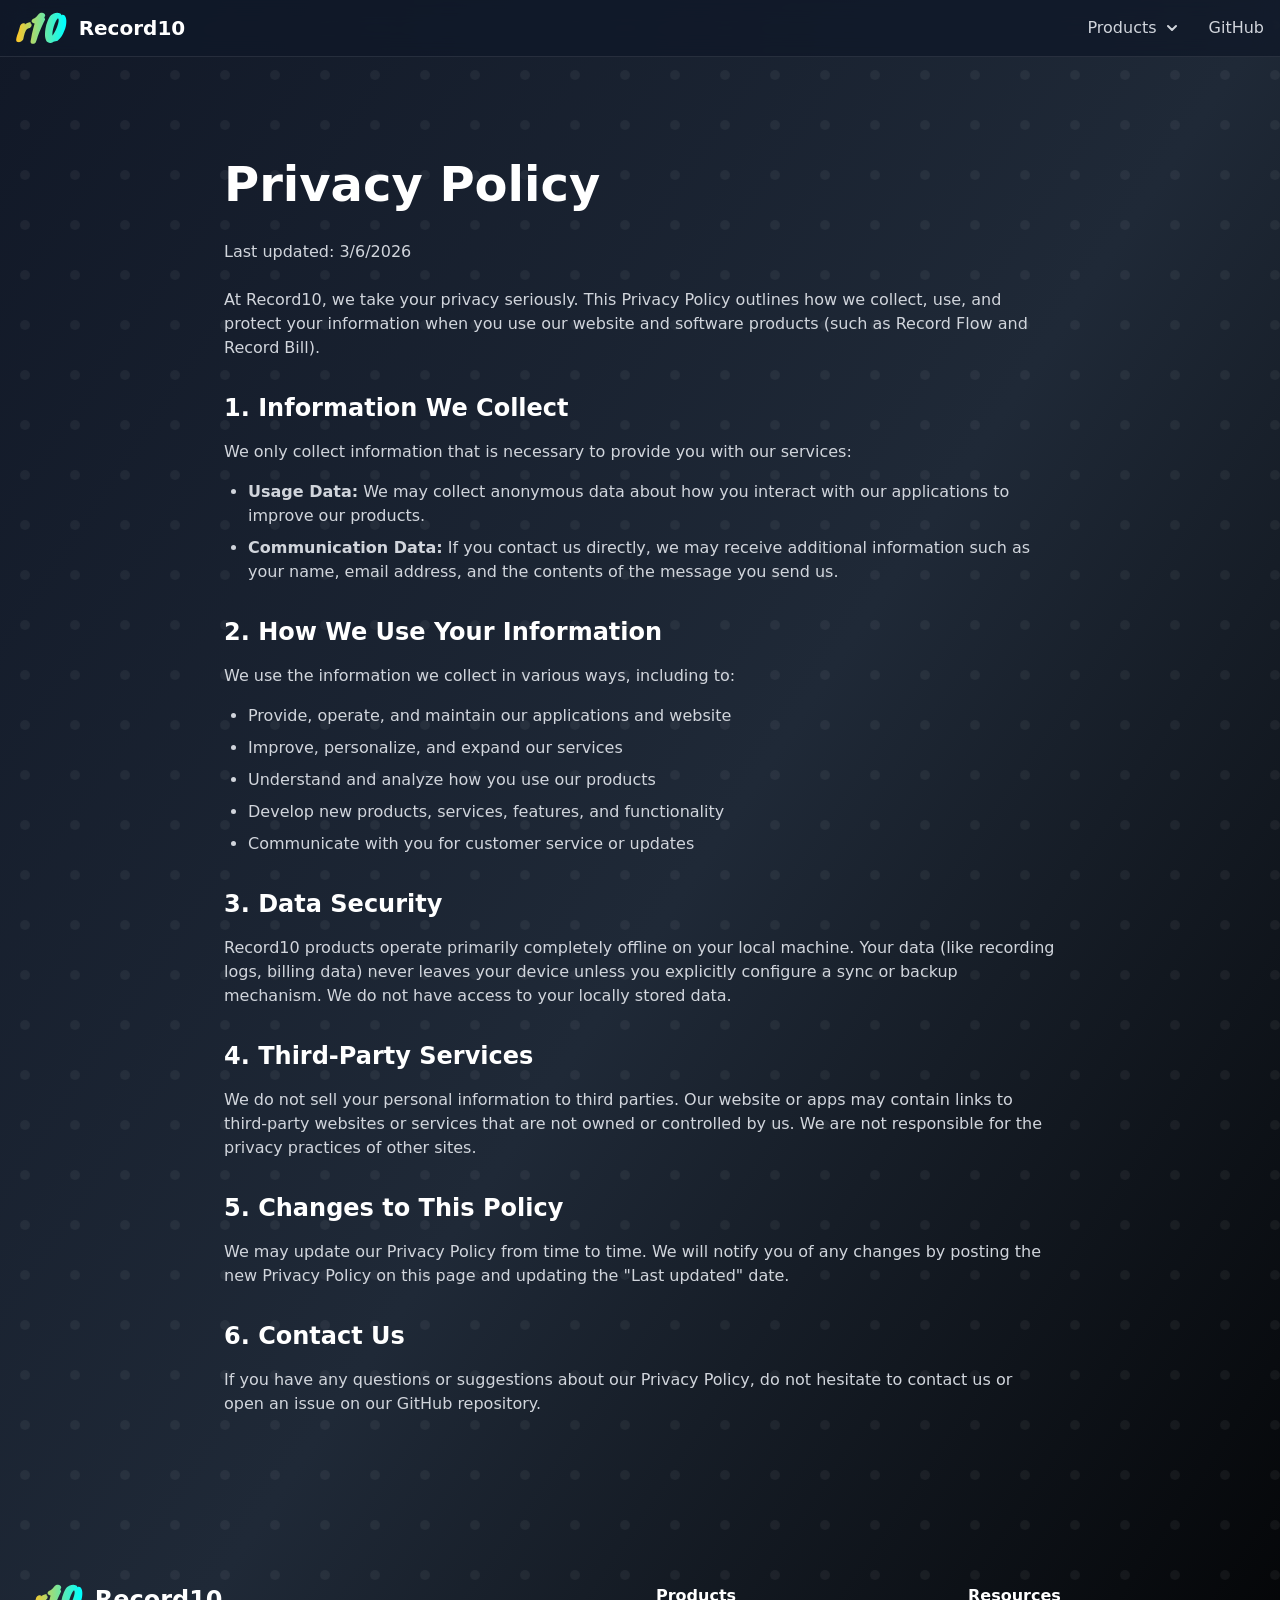
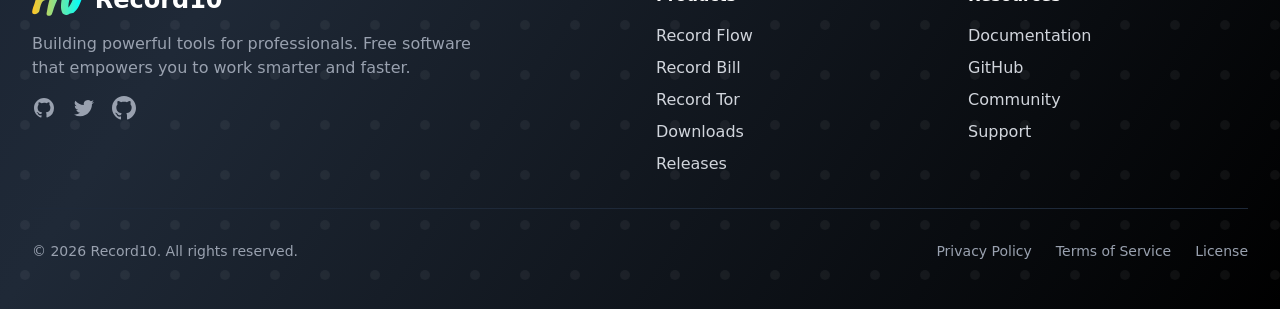
<file: privacy-policy/index.html>
<!DOCTYPE html><html lang="en"> <head><meta charset="utf-8"><meta name="viewport" content="width=device-width, initial-scale=1"><meta name="generator" content="Astro v5.15.7"><!-- Favicon --><link rel="icon" type="image/svg+xml" href="/favicon.svg"><link rel="apple-touch-icon" sizes="180x180" href="/apple-touch-icon.png"><link rel="icon" type="image/png" sizes="32x32" href="/favicon-32x32.png"><link rel="icon" type="image/png" sizes="16x16" href="/favicon-16x16.png"><link rel="manifest" href="/site.webmanifest"><!-- SEO --><!-- Primary Meta Tags --><meta name="title" content="Privacy Policy | Record10 - Free Tools for Professionals &#38; Businesses | Record10"><meta name="description" content="Privacy Policy for Record10"><meta name="keywords" content="free software, business tools, restaurant management, restaurant pos, no-code automation, browser automation, web automation tool, automated testing, playwright alternative, selenium alternative, workflow automation, desktop automation, torrent client, video streaming torrent, desktop torrent app"><!-- Open Graph / Facebook --><meta property="og:type" content="website"><meta property="og:url" content="https://record10.com/privacy-policy/"><meta property="og:title" content="Privacy Policy | Record10 - Free Tools for Professionals &#38; Businesses | Record10"><meta property="og:description" content="Privacy Policy for Record10"><meta property="og:image" content="https://record10.com/og-image.png"><meta property="og:site_name" content="Record10"><!-- Twitter --><meta property="twitter:card" content="summary_large_image"><meta property="twitter:url" content="https://record10.com/privacy-policy/"><meta property="twitter:title" content="Privacy Policy | Record10 - Free Tools for Professionals &#38; Businesses | Record10"><meta property="twitter:description" content="Privacy Policy for Record10"><meta property="twitter:image" content="https://record10.com/og-image.png"><meta property="twitter:site" content="@Record10"><meta property="twitter:creator" content="@Record10"><!-- Additional SEO --><meta name="robots" content="index, follow"><meta name="googlebot" content="index, follow"><meta name="theme-color" content="#000000"><!-- Canonical URL --><link rel="canonical" href="https://record10.com/privacy-policy/"><title>Privacy Policy | Record10 - Free Tools for Professionals &amp; Businesses | Record10</title><!-- JSON-LD Structured Data for SEO --><script type="application/ld+json">{"@context":"https://schema.org","@type":"Organization","name":"Record10","url":"https://record10.com","logo":"https://record10.com/RF-Logo-Square.png","sameAs":["https://github.com/Record10","https://twitter.com/Record10"],"description":"Free software solutions for professionals and businesses. Discover powerful tools for restaurant management, browser automation, and workflow optimization."}</script><script type="application/ld+json">{"@context":"https://schema.org","@type":"SoftwareApplication","name":"Record Flow","applicationCategory":"DeveloperApplication","operatingSystem":["Windows","macOS","Linux"],"offers":{"@type":"Offer","price":"0","priceCurrency":"USD"},"aggregateRating":{"@type":"AggregateRating","ratingValue":"4.8","ratingCount":"100"},"description":"Record Flow is a free no-code browser automation platform powered by Playwright. Build automated testing workflows, web scraping tasks, and QA automation without coding. Features control flow with loops, multi-tab automation, iframe support, and reusable flows. Perfect for testers, QA engineers, and developers who want a visual Selenium/Playwright alternative.","screenshot":"https://record10.com/og-image.png","softwareVersion":"1.0.0","url":"https://record10.com","downloadUrl":"https://github.com/Record10/record-flow/releases/latest","author":{"@type":"Organization","name":"Record10"}}</script><meta name="astro-view-transitions-enabled" content="true"><meta name="astro-view-transitions-fallback" content="animate"><script type="module" src="/_astro/ClientRouter.astro_astro_type_script_index_0_lang.QW52Ox2j.js"></script><!-- Preload fonts if you add custom fonts --><!-- <link rel="preload" href="/fonts/your-font.woff2" as="font" type="font/woff2" crossorigin> --><link rel="stylesheet" href="/_astro/index.Cb9kp8wy.css"></head> <body class="bg-gray-900 text-white"> <canvas id="pixel-background" data-astro-cid-ym35iswo></canvas>  <script type="module">let r,d,p;function g(){r&&cancelAnimationFrame(r),d&&window.removeEventListener("resize",d),p&&window.removeEventListener("mousemove",p);const l=document.getElementById("pixel-background");if(!l)return;const t=l.getContext("2d");if(!t)return;const e={pixelSize:50,radiusMultiplier:.1,baseAlpha:.05,activeAlpha:.5,maxDistance:400,animationSpeed:.1,color:"255, 255, 255"};let o,c,u=[];const h={x:-1e3,y:-1e3};class f{x;y;size;baseAlpha;targetAlpha;currentAlpha;constructor(s,n,a){this.x=s,this.y=n,this.size=a,this.baseAlpha=e.baseAlpha,this.targetAlpha=e.baseAlpha,this.currentAlpha=e.baseAlpha}update(){const s=h.x,n=h.y+window.scrollY,a=s-(this.x+this.size/2),x=n-(this.y+this.size/2),w=Math.sqrt(a*a+x*x);if(w<e.maxDistance){const z=1-w/e.maxDistance;this.targetAlpha=e.baseAlpha+z*(e.activeAlpha-e.baseAlpha)}else this.targetAlpha=e.baseAlpha;this.currentAlpha+=(this.targetAlpha-this.currentAlpha)*e.animationSpeed}draw(){if(!t)return;t.beginPath(),t.fillStyle=`rgba(${e.color}, ${this.currentAlpha})`;const s=this.size*e.radiusMultiplier;t.arc(this.x+this.size/2,this.y+this.size/2,s,0,Math.PI*2),t.fill()}}function m(){u=[],o=window.innerWidth,c=document.documentElement.scrollHeight,l.width=o,l.height=c;const i=Math.ceil(o/e.pixelSize),s=Math.ceil(c/e.pixelSize);for(let n=0;n<i;n++)for(let a=0;a<s;a++)u.push(new f(n*e.pixelSize,a*e.pixelSize,e.pixelSize))}function A(){t&&(t.clearRect(0,0,o,c),u.forEach(i=>{i.update(),i.draw()}),r=requestAnimationFrame(A))}d=()=>{m()},p=i=>{h.x=i.clientX,h.y=i.clientY},window.addEventListener("resize",d),window.addEventListener("mousemove",p),m(),A()}document.addEventListener("astro:page-load",g);document.addEventListener("astro:before-swap",()=>{r&&cancelAnimationFrame(r)});</script> <header class="fixed w-full z-50 top-0 start-0 border-b border-gray-200/10 bg-gray-900/80 backdrop-blur-md"> <div class="max-w-7xl mx-auto flex flex-wrap items-center justify-between px-4 py-3"> <!-- Logo --> <a href="/" class="flex items-center space-x-3 rtl:space-x-reverse"> <img src="/r10.svg" class="h-8" alt="Record10 Logo"> <span class="self-center text-xl font-semibold whitespace-nowrap text-white">Record10</span> </a> <!-- Mobile Menu Button --> <button data-collapse-toggle="navbar-dropdown" type="button" class="inline-flex items-center p-2 w-10 h-10 justify-center text-sm text-gray-400 rounded-lg md:hidden hover:bg-gray-800 focus:outline-none focus:ring-2 focus:ring-gray-600" aria-controls="navbar-dropdown" aria-expanded="false"> <span class="sr-only">Open main menu</span> <svg class="w-5 h-5" aria-hidden="true" xmlns="http://www.w3.org/2000/svg" fill="none" viewBox="0 0 17 14"> <path stroke="currentColor" stroke-linecap="round" stroke-linejoin="round" stroke-width="2" d="M1 1h15M1 7h15M1 13h15"></path> </svg> </button> <!-- Navigation --> <div class="hidden w-full md:block md:w-auto" id="navbar-dropdown"> <ul class="flex flex-col font-medium p-4 md:p-0 mt-4 border border-gray-700 rounded-lg bg-gray-800 md:space-x-8 md:flex-row md:mt-0 md:border-0 md:bg-transparent"> <!-- Products Dropdown --> <li class="relative"> <button id="dropdownNavbarLink" data-dropdown-toggle="dropdownNavbar" class="flex items-center justify-between w-full py-2 px-3 text-gray-300 rounded hover:bg-gray-700 md:hover:bg-transparent md:border-0 md:hover:text-green-400 md:p-0 transition-colors">
Products
<svg class="w-2.5 h-2.5 ms-2.5" aria-hidden="true" xmlns="http://www.w3.org/2000/svg" fill="none" viewBox="0 0 10 6"> <path stroke="currentColor" stroke-linecap="round" stroke-linejoin="round" stroke-width="2" d="m1 1 4 4 4-4"></path> </svg> </button> <!-- Dropdown Menu --> <div id="dropdownNavbar" class="z-50 hidden font-normal bg-gray-800 divide-y divide-gray-700 rounded-lg shadow-xl border border-gray-700 w-80 absolute top-full mt-2 left-0 md:left-auto md:-right-4"> <div class="p-2"> <!-- Record Bill Card --> <a href="/record-bill" class="block p-4 rounded-lg hover:bg-gray-700 transition-colors group"> <div class="flex items-start gap-4"> <div class="flex-shrink-0"> <img src="/record_bill.svg" alt="Record Bill" class="w-10 h-10 rounded bg-white border border-gray-600 p-1"> </div> <div> <div class="text-sm font-semibold text-white group-hover:text-blue-400 transition-colors">
Record Bill
</div> <div class="text-xs text-gray-400 mt-1 line-clamp-2"> All-in-one restaurant management software. Manage tables, take orders, generate bills, and track sales - all from one simple app. Perfect for restaurants, cafes, bars, and food courts. </div> <div class="mt-2 text-xs text-blue-400 flex items-center gap-1 opacity-0 group-hover:opacity-100 transition-opacity">
Learn more
<svg class="w-3 h-3" fill="none" stroke="currentColor" viewBox="0 0 24 24"><path stroke-linecap="round" stroke-linejoin="round" stroke-width="2" d="M9 5l7 7-7 7"></path></svg> </div> </div> </div> </a> <!-- Record Flow Card --> <a href="/record-flow" class="block p-4 rounded-lg hover:bg-gray-700 transition-colors group"> <div class="flex items-start gap-4"> <div class="flex-shrink-0"> <img src="/RF-Logo-Square.png" alt="Record Flow" class="w-10 h-10 rounded bg-gray-900 border border-gray-600 p-1"> </div> <div> <div class="text-sm font-semibold text-white group-hover:text-green-400 transition-colors">
Record Flow
</div> <div class="text-xs text-gray-400 mt-1 line-clamp-2">
Browser automation tool for testing & workflows
</div> <div class="mt-2 text-xs text-green-400 flex items-center gap-1 opacity-0 group-hover:opacity-100 transition-opacity">
Download
<svg class="w-3 h-3" fill="none" stroke="currentColor" viewBox="0 0 24 24"><path stroke-linecap="round" stroke-linejoin="round" stroke-width="2" d="M9 5l7 7-7 7"></path></svg> </div> </div> </div> </a> <!-- Record Tor Card --> <a href="/record-tor" class="block p-4 rounded-lg hover:bg-gray-700 transition-colors group"> <div class="flex items-start gap-4"> <div class="flex-shrink-0"> <img src="/record_tor.png" alt="Record Tor" class="w-10 h-10 rounded bg-gray-900 border border-gray-600 p-1"> </div> <div> <div class="text-sm font-semibold text-white group-hover:text-orange-400 transition-colors">
Record Tor
</div> <div class="text-xs text-gray-400 mt-1 line-clamp-2">
Torrent client with built-in video streaming
</div> <div class="mt-2 text-xs text-orange-400 flex items-center gap-1 opacity-0 group-hover:opacity-100 transition-opacity">
Download
<svg class="w-3 h-3" fill="none" stroke="currentColor" viewBox="0 0 24 24"><path stroke-linecap="round" stroke-linejoin="round" stroke-width="2" d="M9 5l7 7-7 7"></path></svg> </div> </div> </div> </a> </div> </div> </li> <li> <a href="https://github.com/Record10" target="_blank" class="block py-2 px-3 text-gray-300 rounded hover:bg-gray-700 md:hover:bg-transparent md:border-0 md:hover:text-green-400 md:p-0 transition-colors">GitHub</a> </li> </ul> </div> </div> </header> <script type="module">function m(){console.log("Setting up dropdowns...");const n=document.querySelectorAll("[data-dropdown-toggle]"),d=document.querySelector('[data-collapse-toggle="navbar-dropdown"]'),r=document.getElementById("navbar-dropdown"),p=()=>{n.forEach(t=>{const e=t.getAttribute("data-dropdown-toggle");if(!e)return;const o=document.getElementById(e);o&&!o.classList.contains("hidden")&&o.classList.add("hidden")})},c=t=>{t.stopPropagation();const e=t.currentTarget,o=e.getAttribute("data-dropdown-toggle");if(!o)return;const a=document.getElementById(o);a&&(n.forEach(l=>{if(l!==e){const g=l.getAttribute("data-dropdown-toggle");if(g){const u=document.getElementById(g);u&&u.classList.add("hidden")}}}),a.classList.toggle("hidden"))},s=t=>{const e=t.target;e.closest("[data-dropdown-toggle]")||e.closest('[id^="dropdown"]')||p()},i=()=>{r&&r.classList.toggle("hidden")};document.removeEventListener("click",s),n.forEach(t=>t.removeEventListener("click",c)),d&&d.removeEventListener("click",i),n.forEach(t=>t.addEventListener("click",c)),document.addEventListener("click",s),d&&d.addEventListener("click",i)}document.addEventListener("astro:page-load",m);</script> <main class="pt-16">  <div class="max-w-4xl mx-auto px-4 sm:px-6 lg:px-8 py-16 md:py-24 text-gray-300"> <h1 class="text-3xl md:text-5xl font-bold text-white mb-8">Privacy Policy</h1> <div class="prose prose-invert max-w-none"> <p class="mb-6">Last updated: 3/6/2026</p> <p class="mb-6">
At Record10, we take your privacy seriously. This Privacy Policy outlines how we collect,
        use, and protect your information when you use our website and software products (such as
        Record Flow and Record Bill).
</p> <h2 class="text-2xl font-bold text-white mt-8 mb-4">1. Information We Collect</h2> <p class="mb-4">
We only collect information that is necessary to provide you with our services:
</p> <ul class="list-disc pl-6 mb-6 space-y-2"> <li> <strong>Usage Data:</strong> We may collect anonymous data about how you interact with our applications
          to improve our products.
</li> <li> <strong>Communication Data:</strong> If you contact us directly, we may receive additional information
          such as your name, email address, and the contents of the message you send us.
</li> </ul> <h2 class="text-2xl font-bold text-white mt-8 mb-4">2. How We Use Your Information</h2> <p class="mb-4">We use the information we collect in various ways, including to:</p> <ul class="list-disc pl-6 mb-6 space-y-2"> <li>Provide, operate, and maintain our applications and website</li> <li>Improve, personalize, and expand our services</li> <li>Understand and analyze how you use our products</li> <li>Develop new products, services, features, and functionality</li> <li>Communicate with you for customer service or updates</li> </ul> <h2 class="text-2xl font-bold text-white mt-8 mb-4">3. Data Security</h2> <p class="mb-6">
Record10 products operate primarily completely offline on your local machine. Your data
        (like recording logs, billing data) never leaves your device unless you explicitly configure
        a sync or backup mechanism. We do not have access to your locally stored data.
</p> <h2 class="text-2xl font-bold text-white mt-8 mb-4">4. Third-Party Services</h2> <p class="mb-6">
We do not sell your personal information to third parties. Our website or apps may contain
        links to third-party websites or services that are not owned or controlled by us. We are not
        responsible for the privacy practices of other sites.
</p> <h2 class="text-2xl font-bold text-white mt-8 mb-4">5. Changes to This Policy</h2> <p class="mb-6">
We may update our Privacy Policy from time to time. We will notify you of any changes by
        posting the new Privacy Policy on this page and updating the "Last updated" date.
</p> <h2 class="text-2xl font-bold text-white mt-8 mb-4">6. Contact Us</h2> <p class="mb-6">
If you have any questions or suggestions about our Privacy Policy, do not hesitate to
        contact us or open an issue on our GitHub repository.
</p> </div> </div> <footer class="text-gray-300"> <div class="max-w-7xl mx-auto px-4 sm:px-6 lg:px-8 py-12"> <div class="grid grid-cols-1 md:grid-cols-4 gap-8 mb-8"> <!-- Brand --> <div class="col-span-1 md:col-span-2"> <div class="flex items-center gap-3 mb-4"> <img src="/r10.svg" alt="R10 Logo" class="h-8 w-auto"> <span class="text-2xl font-bold text-white">Record10</span> </div> <p class="text-gray-400 max-w-md mb-4">
Building powerful tools for professionals. Free software that empowers you to work smarter
          and faster.
</p> <div class="flex gap-4"> <a href="https://github.com/Record10/record-flow" target="_blank" rel="noopener noreferrer" class="text-gray-400 hover:text-white transition-colors"> <svg class="h-6 w-6" fill="currentColor" viewBox="0 0 24 24"> <path fill-rule="evenodd" d="M12 2C6.477 2 2 6.484 2 12.017c0 4.425 2.865 8.18 6.839 9.504.5.092.682-.217.682-.483 0-.237-.008-.868-.013-1.703-2.782.605-3.369-1.343-3.369-1.343-.454-1.158-1.11-1.466-1.11-1.466-.908-.62.069-.608.069-.608 1.003.07 1.531 1.032 1.531 1.032.892 1.53 2.341 1.088 2.91.832.092-.647.35-1.088.636-1.338-2.22-.253-4.555-1.113-4.555-4.951 0-1.093.39-1.988 1.029-2.688-.103-.253-.446-1.272.098-2.65 0 0 .84-.27 2.75 1.026A9.564 9.564 0 0112 6.844c.85.004 1.705.115 2.504.337 1.909-1.296 2.747-1.027 2.747-1.027.546 1.379.202 2.398.1 2.651.64.7 1.028 1.595 1.028 2.688 0 3.848-2.339 4.695-4.566 4.943.359.309.678.92.678 1.855 0 1.338-.012 2.419-.012 2.747 0 .268.18.58.688.482A10.019 10.019 0 0022 12.017C22 6.484 17.522 2 12 2z" clip-rule="evenodd"></path> </svg> </a> <a href="https://twitter.com/record10" target="_blank" rel="noopener noreferrer" class="text-gray-400 hover:text-white transition-colors"> <svg class="h-6 w-6" fill="currentColor" viewBox="0 0 24 24"> <path d="M8.29 20.251c7.547 0 11.675-6.253 11.675-11.675 0-.178 0-.355-.012-.53A8.348 8.348 0 0022 5.92a8.19 8.19 0 01-2.357.646 4.118 4.118 0 001.804-2.27 8.224 8.224 0 01-2.605.996 4.107 4.107 0 00-6.993 3.743 11.65 11.65 0 01-8.457-4.287 4.106 4.106 0 001.27 5.477A4.072 4.072 0 012.8 9.713v.052a4.105 4.105 0 003.292 4.022 4.095 4.095 0 01-1.853.07 4.108 4.108 0 003.834 2.85A8.233 8.233 0 012 18.407a11.616 11.616 0 006.29 1.84"></path> </svg> </a> <a href="/" target="_blank" rel="noopener noreferrer" class="text-gray-400 hover:text-white transition-colors"> <svg class="h-6 w-6" fill="currentColor" viewBox="0 0 24 24"> <path d="M12 0c-6.626 0-12 5.373-12 12 0 5.302 3.438 9.8 8.207 11.387.599.111.793-.261.793-.577v-2.234c-3.338.726-4.033-1.416-4.033-1.416-.546-1.387-1.333-1.756-1.333-1.756-1.089-.745.083-.729.083-.729 1.205.084 1.839 1.237 1.839 1.237 1.07 1.834 2.807 1.304 3.492.997.107-.775.418-1.305.762-1.604-2.665-.305-5.467-1.334-5.467-5.931 0-1.311.469-2.381 1.236-3.221-.124-.303-.535-1.524.117-3.176 0 0 1.008-.322 3.301 1.23.957-.266 1.983-.399 3.003-.404 1.02.005 2.047.138 3.006.404 2.291-1.552 3.297-1.23 3.297-1.23.653 1.653.242 2.874.118 3.176.77.84 1.235 1.911 1.235 3.221 0 4.609-2.807 5.624-5.479 5.921.43.372.823 1.102.823 2.222v3.293c0 .319.192.694.801.576 4.765-1.589 8.199-6.086 8.199-11.386 0-6.627-5.373-12-12-12z"></path> </svg> </a> </div> </div> <!-- Products --> <div> <h3 class="text-white font-semibold mb-4">Products</h3> <ul class="space-y-2"> <li> <a href="/#record-flow" class="hover:text-white transition-colors">Record Flow</a> </li> <li> <a href="/#record-bill" class="hover:text-white transition-colors">Record Bill</a> </li> <li> <a href="/#record-tor" class="hover:text-white transition-colors">Record Tor</a> </li> <li> <a href="#download" class="hover:text-white transition-colors">Downloads</a> </li> <li> <a href="https://github.com/Record10/record-flow/releases" target="_blank" rel="noopener noreferrer" class="hover:text-white transition-colors">Releases</a> </li> </ul> </div> <!-- Resources --> <div> <h3 class="text-white font-semibold mb-4">Resources</h3> <ul class="space-y-2"> <li> <a href="/" class="hover:text-white transition-colors">Documentation</a> </li> <li> <a href="https://github.com/Record10/record-flow" target="_blank" rel="noopener noreferrer" class="hover:text-white transition-colors">GitHub</a> </li> <li> <a href="/" class="hover:text-white transition-colors">Community</a> </li> <li> <a href="/" class="hover:text-white transition-colors">Support</a> </li> </ul> </div> </div> <!-- Bottom --> <div class="border-t border-gray-800 pt-8 flex flex-col md:flex-row justify-between items-center gap-4"> <p class="text-sm text-gray-400">
© 2026 Record10. All rights reserved.
</p> <div class="flex gap-6 text-sm"> <a href="/privacy-policy" class="text-gray-400 hover:text-white transition-colors">Privacy Policy</a> <a href="/" class="text-gray-400 hover:text-white transition-colors">Terms of Service</a> <a href="/" class="text-gray-400 hover:text-white transition-colors">License</a> </div> </div> </div> </footer>  </main> </body></html>
</file>
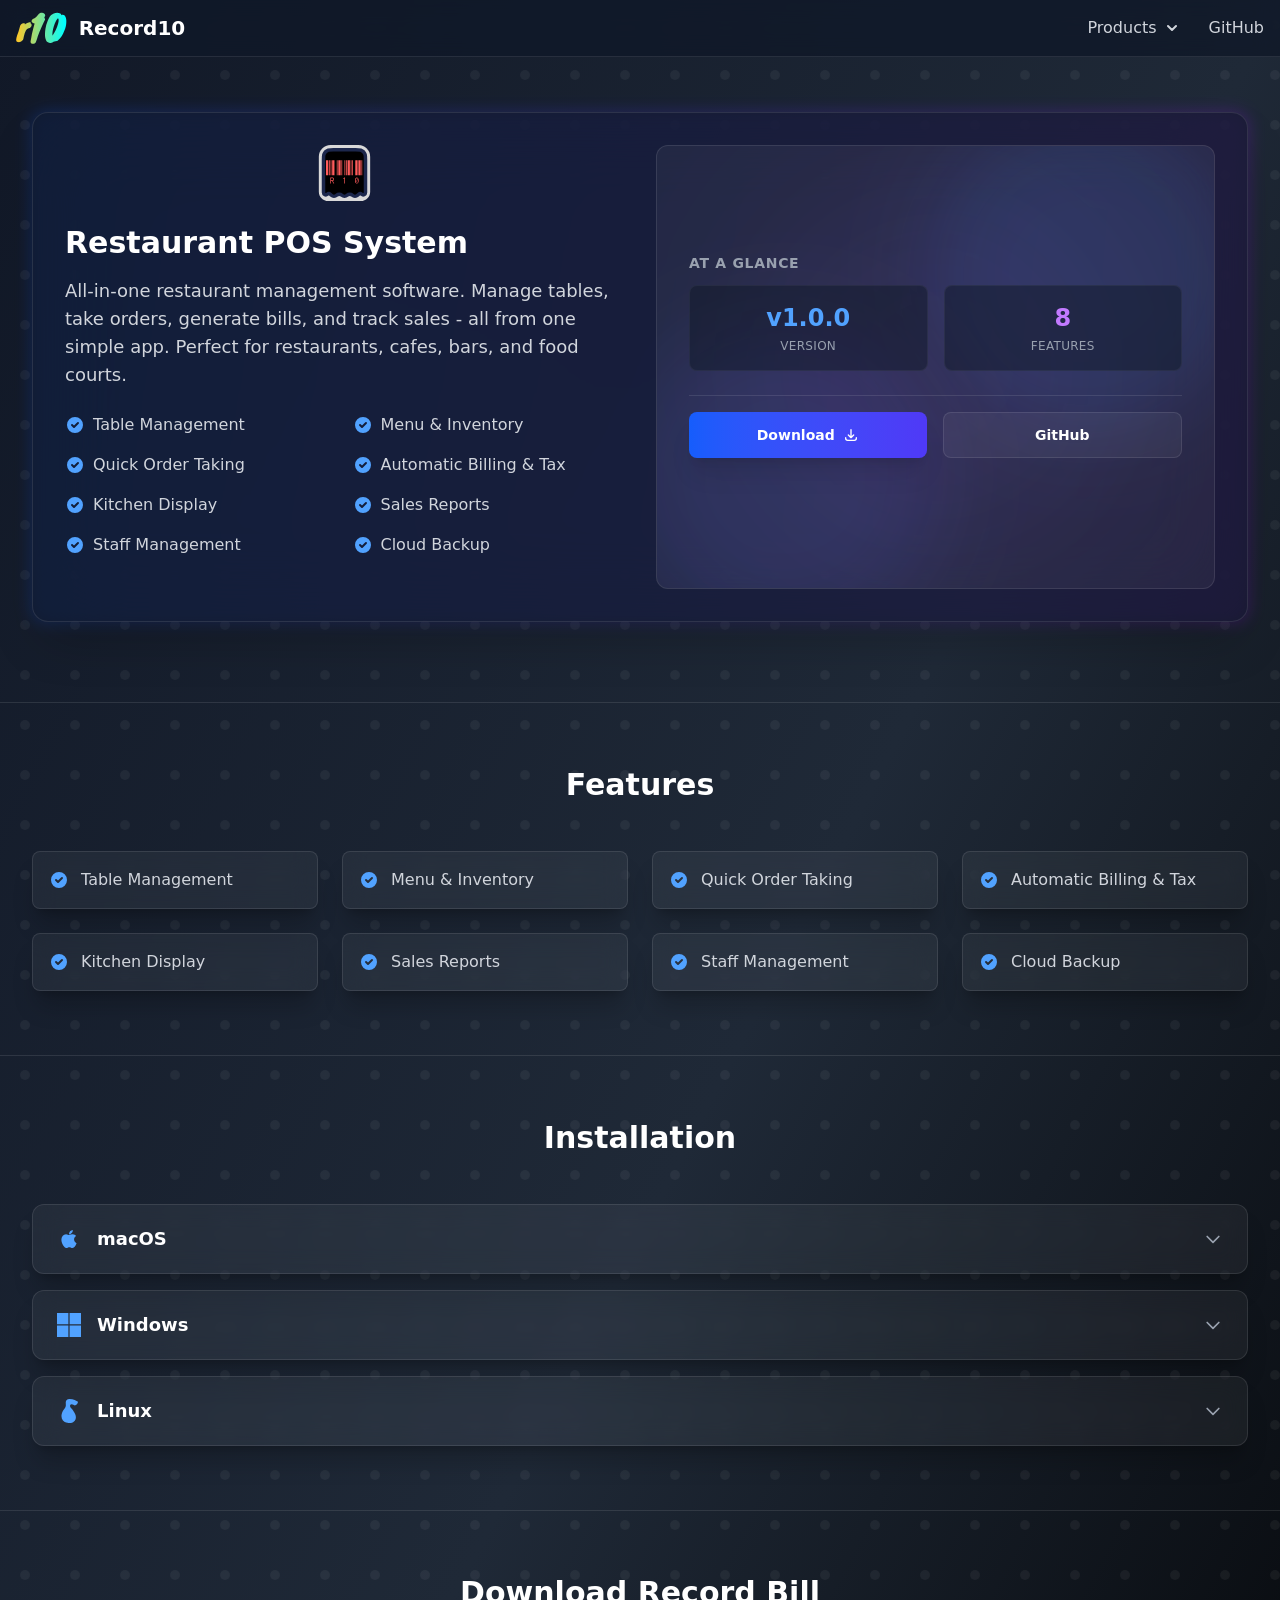
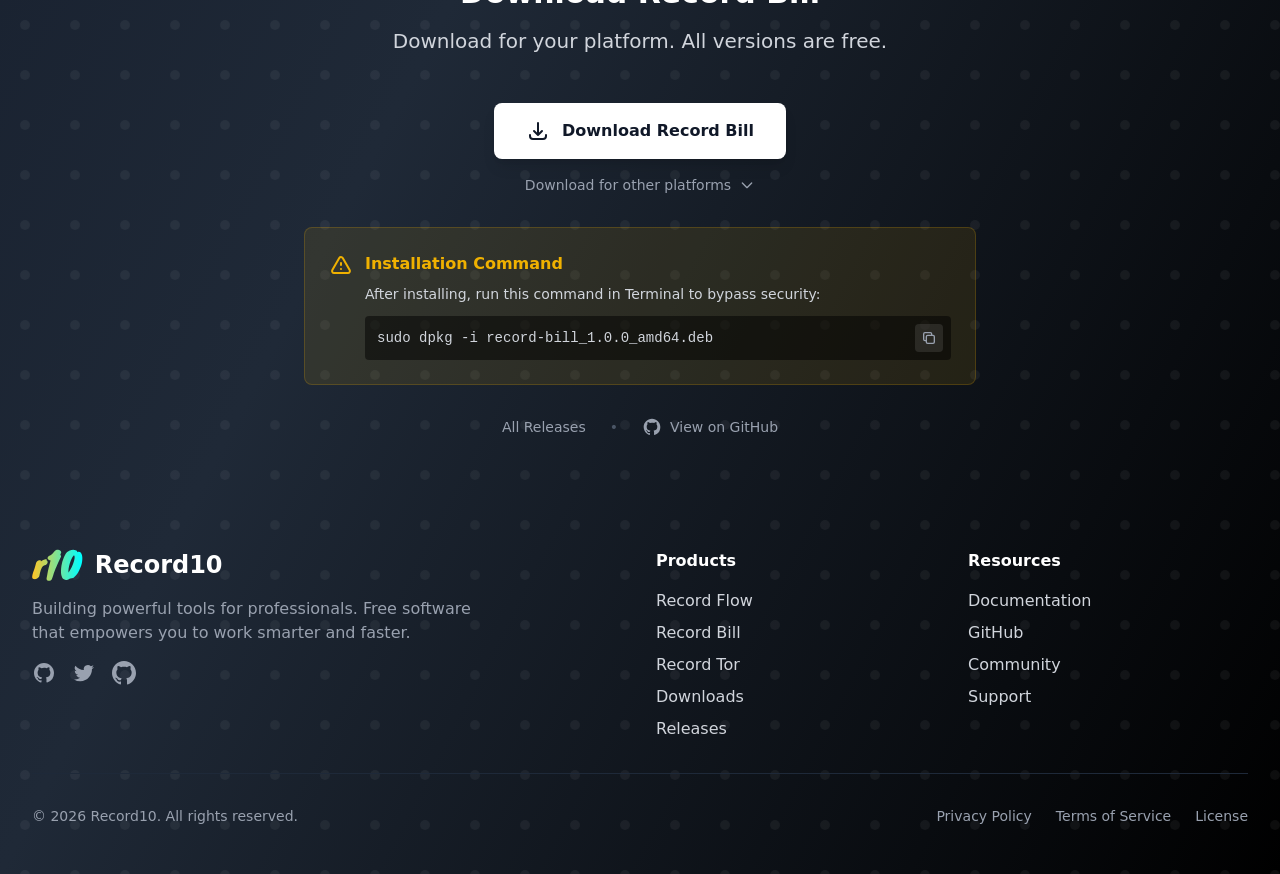
<file: record-bill/index.html>
<!DOCTYPE html><html lang="en"> <head><meta charset="utf-8"><meta name="viewport" content="width=device-width, initial-scale=1"><meta name="generator" content="Astro v5.15.7"><!-- Favicon --><link rel="icon" type="image/svg+xml" href="/favicon.svg"><link rel="apple-touch-icon" sizes="180x180" href="/apple-touch-icon.png"><link rel="icon" type="image/png" sizes="32x32" href="/favicon-32x32.png"><link rel="icon" type="image/png" sizes="16x16" href="/favicon-16x16.png"><link rel="manifest" href="/site.webmanifest"><!-- SEO --><!-- Primary Meta Tags --><meta name="title" content="Record Bill - Restaurant POS System | Record10"><meta name="description" content="All-in-one restaurant management software. Manage tables, take orders, generate bills, and track sales - all from one simple app. Perfect for restaurants, cafes, bars, and food courts."><meta name="keywords" content="restaurant pos, pos system, restaurant software, restaurant management, cafe pos, bar pos, food court pos, table management, order management, billing software, restaurant billing, kitchen display, restaurant analytics"><!-- Open Graph / Facebook --><meta property="og:type" content="website"><meta property="og:url" content="https://record10.com/record-bill/"><meta property="og:title" content="Record Bill - Restaurant POS System | Record10"><meta property="og:description" content="All-in-one restaurant management software. Manage tables, take orders, generate bills, and track sales - all from one simple app. Perfect for restaurants, cafes, bars, and food courts."><meta property="og:image" content="https://record10.com/og-image.png"><meta property="og:site_name" content="Record10"><!-- Twitter --><meta property="twitter:card" content="summary_large_image"><meta property="twitter:url" content="https://record10.com/record-bill/"><meta property="twitter:title" content="Record Bill - Restaurant POS System | Record10"><meta property="twitter:description" content="All-in-one restaurant management software. Manage tables, take orders, generate bills, and track sales - all from one simple app. Perfect for restaurants, cafes, bars, and food courts."><meta property="twitter:image" content="https://record10.com/og-image.png"><meta property="twitter:site" content="@Record10"><meta property="twitter:creator" content="@Record10"><!-- Additional SEO --><meta name="robots" content="index, follow"><meta name="googlebot" content="index, follow"><meta name="theme-color" content="#000000"><!-- Canonical URL --><link rel="canonical" href="https://record10.com/record-bill/"><title>Record Bill - Restaurant POS System | Record10</title><!-- JSON-LD Structured Data for SEO --><script type="application/ld+json">{"@context":"https://schema.org","@type":"Organization","name":"Record10","url":"https://record10.com","logo":"https://record10.com/RF-Logo-Square.png","sameAs":["https://github.com/Record10","https://twitter.com/Record10"],"description":"Free software solutions for professionals and businesses. Discover powerful tools for restaurant management, browser automation, and workflow optimization."}</script><script type="application/ld+json">{"@context":"https://schema.org","@type":"SoftwareApplication","name":"Record Flow","applicationCategory":"DeveloperApplication","operatingSystem":["Windows","macOS","Linux"],"offers":{"@type":"Offer","price":"0","priceCurrency":"USD"},"aggregateRating":{"@type":"AggregateRating","ratingValue":"4.8","ratingCount":"100"},"description":"Record Flow is a free no-code browser automation platform powered by Playwright. Build automated testing workflows, web scraping tasks, and QA automation without coding. Features control flow with loops, multi-tab automation, iframe support, and reusable flows. Perfect for testers, QA engineers, and developers who want a visual Selenium/Playwright alternative.","screenshot":"https://record10.com/og-image.png","softwareVersion":"1.0.0","url":"https://record10.com","downloadUrl":"https://github.com/Record10/record-flow/releases/latest","author":{"@type":"Organization","name":"Record10"}}</script><meta name="astro-view-transitions-enabled" content="true"><meta name="astro-view-transitions-fallback" content="animate"><script type="module" src="/_astro/ClientRouter.astro_astro_type_script_index_0_lang.QW52Ox2j.js"></script><!-- Preload fonts if you add custom fonts --><!-- <link rel="preload" href="/fonts/your-font.woff2" as="font" type="font/woff2" crossorigin> --><link rel="stylesheet" href="/_astro/index.Cb9kp8wy.css"></head> <body class="bg-gray-900 text-white"> <canvas id="pixel-background" data-astro-cid-ym35iswo></canvas>  <script type="module">let r,d,p;function g(){r&&cancelAnimationFrame(r),d&&window.removeEventListener("resize",d),p&&window.removeEventListener("mousemove",p);const l=document.getElementById("pixel-background");if(!l)return;const t=l.getContext("2d");if(!t)return;const e={pixelSize:50,radiusMultiplier:.1,baseAlpha:.05,activeAlpha:.5,maxDistance:400,animationSpeed:.1,color:"255, 255, 255"};let o,c,u=[];const h={x:-1e3,y:-1e3};class f{x;y;size;baseAlpha;targetAlpha;currentAlpha;constructor(s,n,a){this.x=s,this.y=n,this.size=a,this.baseAlpha=e.baseAlpha,this.targetAlpha=e.baseAlpha,this.currentAlpha=e.baseAlpha}update(){const s=h.x,n=h.y+window.scrollY,a=s-(this.x+this.size/2),x=n-(this.y+this.size/2),w=Math.sqrt(a*a+x*x);if(w<e.maxDistance){const z=1-w/e.maxDistance;this.targetAlpha=e.baseAlpha+z*(e.activeAlpha-e.baseAlpha)}else this.targetAlpha=e.baseAlpha;this.currentAlpha+=(this.targetAlpha-this.currentAlpha)*e.animationSpeed}draw(){if(!t)return;t.beginPath(),t.fillStyle=`rgba(${e.color}, ${this.currentAlpha})`;const s=this.size*e.radiusMultiplier;t.arc(this.x+this.size/2,this.y+this.size/2,s,0,Math.PI*2),t.fill()}}function m(){u=[],o=window.innerWidth,c=document.documentElement.scrollHeight,l.width=o,l.height=c;const i=Math.ceil(o/e.pixelSize),s=Math.ceil(c/e.pixelSize);for(let n=0;n<i;n++)for(let a=0;a<s;a++)u.push(new f(n*e.pixelSize,a*e.pixelSize,e.pixelSize))}function A(){t&&(t.clearRect(0,0,o,c),u.forEach(i=>{i.update(),i.draw()}),r=requestAnimationFrame(A))}d=()=>{m()},p=i=>{h.x=i.clientX,h.y=i.clientY},window.addEventListener("resize",d),window.addEventListener("mousemove",p),m(),A()}document.addEventListener("astro:page-load",g);document.addEventListener("astro:before-swap",()=>{r&&cancelAnimationFrame(r)});</script> <header class="fixed w-full z-50 top-0 start-0 border-b border-gray-200/10 bg-gray-900/80 backdrop-blur-md"> <div class="max-w-7xl mx-auto flex flex-wrap items-center justify-between px-4 py-3"> <!-- Logo --> <a href="/" class="flex items-center space-x-3 rtl:space-x-reverse"> <img src="/r10.svg" class="h-8" alt="Record10 Logo"> <span class="self-center text-xl font-semibold whitespace-nowrap text-white">Record10</span> </a> <!-- Mobile Menu Button --> <button data-collapse-toggle="navbar-dropdown" type="button" class="inline-flex items-center p-2 w-10 h-10 justify-center text-sm text-gray-400 rounded-lg md:hidden hover:bg-gray-800 focus:outline-none focus:ring-2 focus:ring-gray-600" aria-controls="navbar-dropdown" aria-expanded="false"> <span class="sr-only">Open main menu</span> <svg class="w-5 h-5" aria-hidden="true" xmlns="http://www.w3.org/2000/svg" fill="none" viewBox="0 0 17 14"> <path stroke="currentColor" stroke-linecap="round" stroke-linejoin="round" stroke-width="2" d="M1 1h15M1 7h15M1 13h15"></path> </svg> </button> <!-- Navigation --> <div class="hidden w-full md:block md:w-auto" id="navbar-dropdown"> <ul class="flex flex-col font-medium p-4 md:p-0 mt-4 border border-gray-700 rounded-lg bg-gray-800 md:space-x-8 md:flex-row md:mt-0 md:border-0 md:bg-transparent"> <!-- Products Dropdown --> <li class="relative"> <button id="dropdownNavbarLink" data-dropdown-toggle="dropdownNavbar" class="flex items-center justify-between w-full py-2 px-3 text-gray-300 rounded hover:bg-gray-700 md:hover:bg-transparent md:border-0 md:hover:text-green-400 md:p-0 transition-colors">
Products
<svg class="w-2.5 h-2.5 ms-2.5" aria-hidden="true" xmlns="http://www.w3.org/2000/svg" fill="none" viewBox="0 0 10 6"> <path stroke="currentColor" stroke-linecap="round" stroke-linejoin="round" stroke-width="2" d="m1 1 4 4 4-4"></path> </svg> </button> <!-- Dropdown Menu --> <div id="dropdownNavbar" class="z-50 hidden font-normal bg-gray-800 divide-y divide-gray-700 rounded-lg shadow-xl border border-gray-700 w-80 absolute top-full mt-2 left-0 md:left-auto md:-right-4"> <div class="p-2"> <!-- Record Bill Card --> <a href="/record-bill" class="block p-4 rounded-lg hover:bg-gray-700 transition-colors group"> <div class="flex items-start gap-4"> <div class="flex-shrink-0"> <img src="/record_bill.svg" alt="Record Bill" class="w-10 h-10 rounded bg-white border border-gray-600 p-1"> </div> <div> <div class="text-sm font-semibold text-white group-hover:text-blue-400 transition-colors">
Record Bill
</div> <div class="text-xs text-gray-400 mt-1 line-clamp-2"> All-in-one restaurant management software. Manage tables, take orders, generate bills, and track sales - all from one simple app. Perfect for restaurants, cafes, bars, and food courts. </div> <div class="mt-2 text-xs text-blue-400 flex items-center gap-1 opacity-0 group-hover:opacity-100 transition-opacity">
Learn more
<svg class="w-3 h-3" fill="none" stroke="currentColor" viewBox="0 0 24 24"><path stroke-linecap="round" stroke-linejoin="round" stroke-width="2" d="M9 5l7 7-7 7"></path></svg> </div> </div> </div> </a> <!-- Record Flow Card --> <a href="/record-flow" class="block p-4 rounded-lg hover:bg-gray-700 transition-colors group"> <div class="flex items-start gap-4"> <div class="flex-shrink-0"> <img src="/RF-Logo-Square.png" alt="Record Flow" class="w-10 h-10 rounded bg-gray-900 border border-gray-600 p-1"> </div> <div> <div class="text-sm font-semibold text-white group-hover:text-green-400 transition-colors">
Record Flow
</div> <div class="text-xs text-gray-400 mt-1 line-clamp-2">
Browser automation tool for testing & workflows
</div> <div class="mt-2 text-xs text-green-400 flex items-center gap-1 opacity-0 group-hover:opacity-100 transition-opacity">
Download
<svg class="w-3 h-3" fill="none" stroke="currentColor" viewBox="0 0 24 24"><path stroke-linecap="round" stroke-linejoin="round" stroke-width="2" d="M9 5l7 7-7 7"></path></svg> </div> </div> </div> </a> <!-- Record Tor Card --> <a href="/record-tor" class="block p-4 rounded-lg hover:bg-gray-700 transition-colors group"> <div class="flex items-start gap-4"> <div class="flex-shrink-0"> <img src="/record_tor.png" alt="Record Tor" class="w-10 h-10 rounded bg-gray-900 border border-gray-600 p-1"> </div> <div> <div class="text-sm font-semibold text-white group-hover:text-orange-400 transition-colors">
Record Tor
</div> <div class="text-xs text-gray-400 mt-1 line-clamp-2">
Torrent client with built-in video streaming
</div> <div class="mt-2 text-xs text-orange-400 flex items-center gap-1 opacity-0 group-hover:opacity-100 transition-opacity">
Download
<svg class="w-3 h-3" fill="none" stroke="currentColor" viewBox="0 0 24 24"><path stroke-linecap="round" stroke-linejoin="round" stroke-width="2" d="M9 5l7 7-7 7"></path></svg> </div> </div> </div> </a> </div> </div> </li> <li> <a href="https://github.com/Record10" target="_blank" class="block py-2 px-3 text-gray-300 rounded hover:bg-gray-700 md:hover:bg-transparent md:border-0 md:hover:text-green-400 md:p-0 transition-colors">GitHub</a> </li> </ul> </div> </div> </header> <script type="module">function m(){console.log("Setting up dropdowns...");const n=document.querySelectorAll("[data-dropdown-toggle]"),d=document.querySelector('[data-collapse-toggle="navbar-dropdown"]'),r=document.getElementById("navbar-dropdown"),p=()=>{n.forEach(t=>{const e=t.getAttribute("data-dropdown-toggle");if(!e)return;const o=document.getElementById(e);o&&!o.classList.contains("hidden")&&o.classList.add("hidden")})},c=t=>{t.stopPropagation();const e=t.currentTarget,o=e.getAttribute("data-dropdown-toggle");if(!o)return;const a=document.getElementById(o);a&&(n.forEach(l=>{if(l!==e){const g=l.getAttribute("data-dropdown-toggle");if(g){const u=document.getElementById(g);u&&u.classList.add("hidden")}}}),a.classList.toggle("hidden"))},s=t=>{const e=t.target;e.closest("[data-dropdown-toggle]")||e.closest('[id^="dropdown"]')||p()},i=()=>{r&&r.classList.toggle("hidden")};document.removeEventListener("click",s),n.forEach(t=>t.removeEventListener("click",c)),d&&d.removeEventListener("click",i),n.forEach(t=>t.addEventListener("click",c)),document.addEventListener("click",s),d&&d.addEventListener("click",i)}document.addEventListener("astro:page-load",m);</script> <main class="pt-16">  <script type="application/ld+json">{"@context":"https://schema.org","@type":"SoftwareApplication","name":"Record Bill","applicationCategory":"BusinessApplication","operatingSystem":["Windows","macOS","Linux"],"offers":{"@type":"Offer","price":"0","priceCurrency":"USD"},"description":"All-in-one restaurant management software. Manage tables, take orders, generate bills, and track sales - all from one simple app. Perfect for restaurants, cafes, bars, and food courts.","softwareVersion":"1.0.0","url":"https://record10.com/record-bill","downloadUrl":"https://github.com/record10/record-bill-public/releases/latest","author":{"@type":"Organization","name":"Record10"},"featureList":"Table Management, Menu & Inventory, Quick Order Taking, Automatic Billing & Tax, Kitchen Display, Sales Reports, Staff Management, Cloud Backup"}</script> <div class="min-h-screen text-white"> <!-- Product Card Hero --> <div class="max-w-7xl mx-auto px-4 sm:px-6 lg:px-8 pt-12"> <div id="record-bill" class="mb-20 scroll-mt-28"> <div class="relative group"> <div class="absolute -inset-0.5 blur opacity-20 group-hover:opacity-40 bg-linear-to-r from-blue-600 via-indigo-600 to-purple-600 rounded-2xl transition duration-500"></div> <div class="relative bg-gray-900/60 backdrop-blur-2xl rounded-2xl overflow-hidden border border-white/10 shadow-2xl">  <div class="grid grid-cols-1 lg:grid-cols-2 gap-8 p-6 lg:p-8"> <!-- Product Info --> <div class="flex flex-col justify-center">  <!-- Logo --> <img src="/record_bill.svg" alt="Record Bill" class="h-14 mb-6 w-auto"> <h3 class="text-3xl font-bold text-white mb-4"> Restaurant POS System </h3> <p class="text-lg text-gray-300 mb-6"> All-in-one restaurant management software. Manage tables, take orders, generate bills, and track sales - all from one simple app. Perfect for restaurants, cafes, bars, and food courts. </p> <!-- Key Features --> <div class="grid grid-cols-2 gap-4 mb-8"> <div class="flex items-start gap-2"> <svg class="h-5 w-5 text-blue-400 shrink-0 mt-0.5" fill="currentColor" viewBox="0 0 20 20"> <path fill-rule="evenodd" d="M10 18a8 8 0 100-16 8 8 0 000 16zm3.707-9.293a1 1 0 00-1.414-1.414L9 10.586 7.707 9.293a1 1 0 00-1.414 1.414l2 2a1 1 0 001.414 0l4-4z" clip-rule="evenodd"></path> </svg> <span class="text-gray-300">Table Management</span> </div><div class="flex items-start gap-2"> <svg class="h-5 w-5 text-blue-400 shrink-0 mt-0.5" fill="currentColor" viewBox="0 0 20 20"> <path fill-rule="evenodd" d="M10 18a8 8 0 100-16 8 8 0 000 16zm3.707-9.293a1 1 0 00-1.414-1.414L9 10.586 7.707 9.293a1 1 0 00-1.414 1.414l2 2a1 1 0 001.414 0l4-4z" clip-rule="evenodd"></path> </svg> <span class="text-gray-300">Menu &amp; Inventory</span> </div><div class="flex items-start gap-2"> <svg class="h-5 w-5 text-blue-400 shrink-0 mt-0.5" fill="currentColor" viewBox="0 0 20 20"> <path fill-rule="evenodd" d="M10 18a8 8 0 100-16 8 8 0 000 16zm3.707-9.293a1 1 0 00-1.414-1.414L9 10.586 7.707 9.293a1 1 0 00-1.414 1.414l2 2a1 1 0 001.414 0l4-4z" clip-rule="evenodd"></path> </svg> <span class="text-gray-300">Quick Order Taking</span> </div><div class="flex items-start gap-2"> <svg class="h-5 w-5 text-blue-400 shrink-0 mt-0.5" fill="currentColor" viewBox="0 0 20 20"> <path fill-rule="evenodd" d="M10 18a8 8 0 100-16 8 8 0 000 16zm3.707-9.293a1 1 0 00-1.414-1.414L9 10.586 7.707 9.293a1 1 0 00-1.414 1.414l2 2a1 1 0 001.414 0l4-4z" clip-rule="evenodd"></path> </svg> <span class="text-gray-300">Automatic Billing &amp; Tax</span> </div><div class="flex items-start gap-2"> <svg class="h-5 w-5 text-blue-400 shrink-0 mt-0.5" fill="currentColor" viewBox="0 0 20 20"> <path fill-rule="evenodd" d="M10 18a8 8 0 100-16 8 8 0 000 16zm3.707-9.293a1 1 0 00-1.414-1.414L9 10.586 7.707 9.293a1 1 0 00-1.414 1.414l2 2a1 1 0 001.414 0l4-4z" clip-rule="evenodd"></path> </svg> <span class="text-gray-300">Kitchen Display</span> </div><div class="flex items-start gap-2"> <svg class="h-5 w-5 text-blue-400 shrink-0 mt-0.5" fill="currentColor" viewBox="0 0 20 20"> <path fill-rule="evenodd" d="M10 18a8 8 0 100-16 8 8 0 000 16zm3.707-9.293a1 1 0 00-1.414-1.414L9 10.586 7.707 9.293a1 1 0 00-1.414 1.414l2 2a1 1 0 001.414 0l4-4z" clip-rule="evenodd"></path> </svg> <span class="text-gray-300">Sales Reports</span> </div><div class="flex items-start gap-2"> <svg class="h-5 w-5 text-blue-400 shrink-0 mt-0.5" fill="currentColor" viewBox="0 0 20 20"> <path fill-rule="evenodd" d="M10 18a8 8 0 100-16 8 8 0 000 16zm3.707-9.293a1 1 0 00-1.414-1.414L9 10.586 7.707 9.293a1 1 0 00-1.414 1.414l2 2a1 1 0 001.414 0l4-4z" clip-rule="evenodd"></path> </svg> <span class="text-gray-300">Staff Management</span> </div><div class="flex items-start gap-2"> <svg class="h-5 w-5 text-blue-400 shrink-0 mt-0.5" fill="currentColor" viewBox="0 0 20 20"> <path fill-rule="evenodd" d="M10 18a8 8 0 100-16 8 8 0 000 16zm3.707-9.293a1 1 0 00-1.414-1.414L9 10.586 7.707 9.293a1 1 0 00-1.414 1.414l2 2a1 1 0 001.414 0l4-4z" clip-rule="evenodd"></path> </svg> <span class="text-gray-300">Cloud Backup</span> </div> </div> </div> <!-- Product Visual / Info --> <div class="relative overflow-hidden flex flex-col justify-center gap-8 bg-white/5 rounded-xl p-8 border border-white/10"> <!-- Decorative circles --> <div class="absolute -top-8 -right-8 bg-blue-500/30 w-80 h-80 rounded-full mix-blend-screen filter blur-2xl opacity-40 animate-blob"></div> <div class="absolute -bottom-12 -left-8 bg-indigo-500/30 w-80 h-80 rounded-full mix-blend-screen filter blur-2xl opacity-40 animate-blob animation-delay-2000"></div> <div class="absolute top-1/2 left-1/2 -translate-x-1/2 -translate-y-1/2 bg-purple-500/20 w-96 h-96 rounded-full mix-blend-screen filter blur-3xl opacity-30 animate-blob animation-delay-4000"></div> <!-- Content Wrapper --> <div class="relative z-10 w-full space-y-6"> <!-- Stats --> <div> <h4 class="font-semibold mb-3 text-sm uppercase tracking-wider text-gray-400">
At a Glance
</h4> <div class="grid grid-cols-2 gap-4">   <div class="bg-gray-900/50 p-4 rounded-lg text-center border border-white/5"> <div id="record-bill-version" class="text-2xl font-bold text-blue-400">
v1.0.0 </div> <div class="text-xs text-gray-400 uppercase tracking-wide mt-1">Version</div> </div> <div class="bg-gray-900/50 p-4 rounded-lg text-center border border-white/5"> <div class="text-2xl font-bold text-purple-400"> 8 </div> <div class="text-xs text-gray-400 uppercase tracking-wide mt-1">Features</div> </div> </div> </div> <!-- CTAs --> <div class="flex flex-col sm:flex-row gap-4 pt-4 border-t border-white/10"> <a id="record-bill-download" href="https://github.com/record10/record-bill-public/releases/latest" target="_blank" rel="noopener noreferrer" class="flex-1 inline-flex items-center justify-center px-4 py-3 bg-linear-to-r from-blue-600 to-indigo-600 text-white font-bold rounded-lg shadow-xl hover:scale-105 transition-all duration-200 text-sm">
Download
<svg class="ml-2 h-4 w-4" fill="none" stroke="currentColor" viewBox="0 0 24 24"> <path stroke-linecap="round" stroke-linejoin="round" stroke-width="2" d="M4 16v1a3 3 0 003 3h10a3 3 0 003-3v-1m-4-4l-4 4m0 0l-4-4m4 4V4"></path> </svg> </a>  <a href="https://github.com/record10/record-bill-public" target="_blank" rel="noopener noreferrer" class="flex-1 inline-flex items-center justify-center px-4 py-3 bg-white/5 hover:bg-white/10 text-white font-semibold rounded-lg border border-white/10 transition-colors duration-200 text-sm">
GitHub
</a> </div> <!-- Embedded Install Command --> <div id="record-bill-install-block" class="hidden mt-2 border border-white/10 bg-black/30 rounded-lg overflow-hidden"> <div class="px-3 py-2 bg-white/5 border-b border-white/10 flex justify-between items-center"> <span class="text-xs text-gray-400 font-semibold uppercase tracking-wider" id="record-bill-install-title">Install Command</span> <span class="text-xs text-yellow-500 font-medium">Run after download</span> </div> <div class="relative group p-3"> <code id="record-bill-install-command" class="block font-mono text-sm text-green-400 break-all pr-10"></code> <button id="record-bill-install-copy" class="absolute right-2 top-2 p-1.5 text-gray-400 hover:text-white bg-white/10 hover:bg-white/20 rounded transition-colors" title="Copy command"> <svg class="h-4 w-4" fill="none" viewBox="0 0 24 24" stroke="currentColor"> <path stroke-linecap="round" stroke-linejoin="round" stroke-width="2" d="M8 16H6a2 2 0 01-2-2V6a2 2 0 012-2h8a2 2 0 012 2v2m-6 12h8a2 2 0 002-2v-8a2 2 0 00-2-2h-8a2 2 0 00-2 2v8a2 2 0 002 2z"></path> </svg> </button> <div id="record-bill-install-feedback" class="absolute right-2 -top-6 bg-green-500 text-white text-xs px-2 py-1 rounded opacity-0 transition-opacity duration-200 pointer-events-none">
Copied!
</div> </div> </div> </div> </div> </div> </div> </div> </div> </div> <!-- Features --> <section class="py-16 border-t border-white/10"> <div class="max-w-7xl mx-auto px-4 sm:px-6 lg:px-8"> <h2 class="text-3xl font-bold text-center mb-12">Features</h2> <div class="grid grid-cols-1 sm:grid-cols-2 lg:grid-cols-4 gap-6"> <div class="flex items-center gap-3 bg-white/5 backdrop-blur-md shadow-xl shadow-black/20 hover:bg-white/10 transition-colors rounded-lg p-4 border border-white/10"> <svg class="h-5 w-5 text-blue-400 shrink-0" fill="currentColor" viewBox="0 0 20 20"> <path fill-rule="evenodd" d="M10 18a8 8 0 100-16 8 8 0 000 16zm3.707-9.293a1 1 0 00-1.414-1.414L9 10.586 7.707 9.293a1 1 0 00-1.414 1.414l2 2a1 1 0 001.414 0l4-4z" clip-rule="evenodd"></path> </svg> <span class="text-gray-300">Table Management</span> </div><div class="flex items-center gap-3 bg-white/5 backdrop-blur-md shadow-xl shadow-black/20 hover:bg-white/10 transition-colors rounded-lg p-4 border border-white/10"> <svg class="h-5 w-5 text-blue-400 shrink-0" fill="currentColor" viewBox="0 0 20 20"> <path fill-rule="evenodd" d="M10 18a8 8 0 100-16 8 8 0 000 16zm3.707-9.293a1 1 0 00-1.414-1.414L9 10.586 7.707 9.293a1 1 0 00-1.414 1.414l2 2a1 1 0 001.414 0l4-4z" clip-rule="evenodd"></path> </svg> <span class="text-gray-300">Menu &amp; Inventory</span> </div><div class="flex items-center gap-3 bg-white/5 backdrop-blur-md shadow-xl shadow-black/20 hover:bg-white/10 transition-colors rounded-lg p-4 border border-white/10"> <svg class="h-5 w-5 text-blue-400 shrink-0" fill="currentColor" viewBox="0 0 20 20"> <path fill-rule="evenodd" d="M10 18a8 8 0 100-16 8 8 0 000 16zm3.707-9.293a1 1 0 00-1.414-1.414L9 10.586 7.707 9.293a1 1 0 00-1.414 1.414l2 2a1 1 0 001.414 0l4-4z" clip-rule="evenodd"></path> </svg> <span class="text-gray-300">Quick Order Taking</span> </div><div class="flex items-center gap-3 bg-white/5 backdrop-blur-md shadow-xl shadow-black/20 hover:bg-white/10 transition-colors rounded-lg p-4 border border-white/10"> <svg class="h-5 w-5 text-blue-400 shrink-0" fill="currentColor" viewBox="0 0 20 20"> <path fill-rule="evenodd" d="M10 18a8 8 0 100-16 8 8 0 000 16zm3.707-9.293a1 1 0 00-1.414-1.414L9 10.586 7.707 9.293a1 1 0 00-1.414 1.414l2 2a1 1 0 001.414 0l4-4z" clip-rule="evenodd"></path> </svg> <span class="text-gray-300">Automatic Billing &amp; Tax</span> </div><div class="flex items-center gap-3 bg-white/5 backdrop-blur-md shadow-xl shadow-black/20 hover:bg-white/10 transition-colors rounded-lg p-4 border border-white/10"> <svg class="h-5 w-5 text-blue-400 shrink-0" fill="currentColor" viewBox="0 0 20 20"> <path fill-rule="evenodd" d="M10 18a8 8 0 100-16 8 8 0 000 16zm3.707-9.293a1 1 0 00-1.414-1.414L9 10.586 7.707 9.293a1 1 0 00-1.414 1.414l2 2a1 1 0 001.414 0l4-4z" clip-rule="evenodd"></path> </svg> <span class="text-gray-300">Kitchen Display</span> </div><div class="flex items-center gap-3 bg-white/5 backdrop-blur-md shadow-xl shadow-black/20 hover:bg-white/10 transition-colors rounded-lg p-4 border border-white/10"> <svg class="h-5 w-5 text-blue-400 shrink-0" fill="currentColor" viewBox="0 0 20 20"> <path fill-rule="evenodd" d="M10 18a8 8 0 100-16 8 8 0 000 16zm3.707-9.293a1 1 0 00-1.414-1.414L9 10.586 7.707 9.293a1 1 0 00-1.414 1.414l2 2a1 1 0 001.414 0l4-4z" clip-rule="evenodd"></path> </svg> <span class="text-gray-300">Sales Reports</span> </div><div class="flex items-center gap-3 bg-white/5 backdrop-blur-md shadow-xl shadow-black/20 hover:bg-white/10 transition-colors rounded-lg p-4 border border-white/10"> <svg class="h-5 w-5 text-blue-400 shrink-0" fill="currentColor" viewBox="0 0 20 20"> <path fill-rule="evenodd" d="M10 18a8 8 0 100-16 8 8 0 000 16zm3.707-9.293a1 1 0 00-1.414-1.414L9 10.586 7.707 9.293a1 1 0 00-1.414 1.414l2 2a1 1 0 001.414 0l4-4z" clip-rule="evenodd"></path> </svg> <span class="text-gray-300">Staff Management</span> </div><div class="flex items-center gap-3 bg-white/5 backdrop-blur-md shadow-xl shadow-black/20 hover:bg-white/10 transition-colors rounded-lg p-4 border border-white/10"> <svg class="h-5 w-5 text-blue-400 shrink-0" fill="currentColor" viewBox="0 0 20 20"> <path fill-rule="evenodd" d="M10 18a8 8 0 100-16 8 8 0 000 16zm3.707-9.293a1 1 0 00-1.414-1.414L9 10.586 7.707 9.293a1 1 0 00-1.414 1.414l2 2a1 1 0 001.414 0l4-4z" clip-rule="evenodd"></path> </svg> <span class="text-gray-300">Cloud Backup</span> </div> </div> </div> </section> <!-- Installation Instructions --> <section class="py-16 border-t border-white/10"> <div class="max-w-7xl mx-auto px-4 sm:px-6 lg:px-8"> <h2 class="text-3xl font-bold text-center mb-12">Installation</h2> <div class="space-y-4"> <details class="group bg-white/5 backdrop-blur-md shadow-xl shadow-black/20 rounded-xl border border-white/10 overflow-hidden"> <summary class="flex items-center gap-4 px-6 py-5 cursor-pointer hover:bg-white/5 transition-colors list-none"> <span class="text-blue-400"><svg class="h-6 w-6" fill="currentColor" viewBox="0 0 24 24"><path d="M17.05 20.28c-.98.95-2.05.8-3.08.35-1.09-.46-2.09-.48-3.24 0-1.44.62-2.2.44-3.06-.35C2.79 15.25 3.51 7.59 9.05 7.31c1.35.07 2.29.74 3.08.8 1.18-.24 2.31-.93 3.57-.84 1.51.12 2.65.72 3.4 1.8-3.12 1.87-2.38 5.98.48 7.13-.57 1.5-1.31 2.99-2.54 4.09l.01-.01zM12.03 7.25c-.15-2.23 1.66-4.07 3.74-4.25.29 2.58-2.34 4.5-3.74 4.25z"/></svg></span> <span class="text-lg font-semibold flex-1">macOS</span> <svg class="h-5 w-5 text-gray-400 transform transition-transform group-open:rotate-180" fill="none" stroke="currentColor" viewBox="0 0 24 24"> <path stroke-linecap="round" stroke-linejoin="round" stroke-width="2" d="M19 9l-7 7-7-7"></path> </svg> </summary> <div class="px-6 pb-6 pt-2 border-t border-white/10"> <ol class="space-y-3 text-gray-300"> <li class="flex gap-3"> <span class="shrink-0 w-6 h-6 rounded-full bg-blue-500/20 text-blue-400 text-sm font-bold flex items-center justify-center"> 1 </span> <span>Download the <code>.dmg</code> file for your Mac (Apple Silicon or Intel) from the latest release.</span> </li><li class="flex gap-3"> <span class="shrink-0 w-6 h-6 rounded-full bg-blue-500/20 text-blue-400 text-sm font-bold flex items-center justify-center"> 2 </span> <span>Open the <code>.dmg</code> file and drag <strong>Record Bill</strong> into your <strong>Applications</strong> folder.</span> </li><li class="flex gap-3"> <span class="shrink-0 w-6 h-6 rounded-full bg-blue-500/20 text-blue-400 text-sm font-bold flex items-center justify-center"> 3 </span> <span>The app is unsigned. macOS will block it on first launch. Run this command in Terminal once:</span> </li> </ol> <div class="mt-4 bg-black/40 rounded-lg p-4 font-mono text-sm text-gray-300 flex items-center justify-between gap-4"> <code>xattr -cr /Applications/Record\ Bill.app</code> <button onclick="navigator.clipboard.writeText('xattr -cr /Applications/Record\ Bill.app')" class="shrink-0 p-1.5 text-gray-400 hover:text-white bg-white/10 hover:bg-white/20 rounded transition-colors" title="Copy"> <svg class="h-4 w-4" fill="none" viewBox="0 0 24 24" stroke="currentColor"> <path stroke-linecap="round" stroke-linejoin="round" stroke-width="2" d="M8 16H6a2 2 0 01-2-2V6a2 2 0 012-2h8a2 2 0 012 2v2m-6 12h8a2 2 0 002-2v-8a2 2 0 00-2-2h-8a2 2 0 00-2 2v8a2 2 0 002 2z"></path> </svg> </button> </div> </div> </details><details class="group bg-white/5 backdrop-blur-md shadow-xl shadow-black/20 rounded-xl border border-white/10 overflow-hidden"> <summary class="flex items-center gap-4 px-6 py-5 cursor-pointer hover:bg-white/5 transition-colors list-none"> <span class="text-blue-400"><svg class="h-6 w-6" fill="currentColor" viewBox="0 0 24 24"><path d="M0 0h11.377v11.372H0zM12.623 0H24v11.372H12.623zM0 12.623h11.377V24H0zM12.623 12.623H24V24H12.623z"/></svg></span> <span class="text-lg font-semibold flex-1">Windows</span> <svg class="h-5 w-5 text-gray-400 transform transition-transform group-open:rotate-180" fill="none" stroke="currentColor" viewBox="0 0 24 24"> <path stroke-linecap="round" stroke-linejoin="round" stroke-width="2" d="M19 9l-7 7-7-7"></path> </svg> </summary> <div class="px-6 pb-6 pt-2 border-t border-white/10"> <ol class="space-y-3 text-gray-300"> <li class="flex gap-3"> <span class="shrink-0 w-6 h-6 rounded-full bg-blue-500/20 text-blue-400 text-sm font-bold flex items-center justify-center"> 1 </span> <span>Download the <code>.exe</code> installer from the latest release.</span> </li><li class="flex gap-3"> <span class="shrink-0 w-6 h-6 rounded-full bg-blue-500/20 text-blue-400 text-sm font-bold flex items-center justify-center"> 2 </span> <span>Run the installer and follow the on-screen instructions.</span> </li><li class="flex gap-3"> <span class="shrink-0 w-6 h-6 rounded-full bg-blue-500/20 text-blue-400 text-sm font-bold flex items-center justify-center"> 3 </span> <span>The app is unsigned, so Windows SmartScreen may show a warning. Click <strong>"More info"</strong> and then <strong>"Run anyway"</strong>.</span> </li> </ol>  </div> </details><details class="group bg-white/5 backdrop-blur-md shadow-xl shadow-black/20 rounded-xl border border-white/10 overflow-hidden"> <summary class="flex items-center gap-4 px-6 py-5 cursor-pointer hover:bg-white/5 transition-colors list-none"> <span class="text-blue-400"><svg class="h-6 w-6" fill="currentColor" viewBox="0 0 24 24"><path d="M12.504 0c-.155 0-.315.008-.480.021-4.226.333-3.105 4.807-3.17 6.298-.076 1.092-.3 1.953-1.05 3.02-.885 1.051-2.127 2.75-2.716 4.521-.278.84-.632 1.895-.632 3.14 0 3.691 2.042 5.932 5.632 6.808 3.432.836 8.812-.567 8.812-5.678 0-1.092-.39-2.228-.792-3.14-.36-.819-.844-1.711-1.428-2.58-.665-.994-1.482-1.933-2.172-2.8-.548-.688-1.05-1.343-1.302-1.963-.315-.777-.164-2.287 1.322-2.287 1.545 0 2.083 1.035 3.237 1.035 1.545 0 3.237-1.801 3.237-3.663C19.504 1.801 16.504 0 12.504 0z"/></svg></span> <span class="text-lg font-semibold flex-1">Linux</span> <svg class="h-5 w-5 text-gray-400 transform transition-transform group-open:rotate-180" fill="none" stroke="currentColor" viewBox="0 0 24 24"> <path stroke-linecap="round" stroke-linejoin="round" stroke-width="2" d="M19 9l-7 7-7-7"></path> </svg> </summary> <div class="px-6 pb-6 pt-2 border-t border-white/10"> <ol class="space-y-3 text-gray-300"> <li class="flex gap-3"> <span class="shrink-0 w-6 h-6 rounded-full bg-blue-500/20 text-blue-400 text-sm font-bold flex items-center justify-center"> 1 </span> <span>Download <code>record-bill_amd64.deb</code> from the latest release.</span> </li><li class="flex gap-3"> <span class="shrink-0 w-6 h-6 rounded-full bg-blue-500/20 text-blue-400 text-sm font-bold flex items-center justify-center"> 2 </span> <span>Install the package:</span> </li> </ol> <div class="mt-4 bg-black/40 rounded-lg p-4 font-mono text-sm text-gray-300 flex items-center justify-between gap-4"> <code>sudo dpkg -i record-bill_*_amd64.deb</code> <button onclick="navigator.clipboard.writeText('sudo dpkg -i record-bill_*_amd64.deb')" class="shrink-0 p-1.5 text-gray-400 hover:text-white bg-white/10 hover:bg-white/20 rounded transition-colors" title="Copy"> <svg class="h-4 w-4" fill="none" viewBox="0 0 24 24" stroke="currentColor"> <path stroke-linecap="round" stroke-linejoin="round" stroke-width="2" d="M8 16H6a2 2 0 01-2-2V6a2 2 0 012-2h8a2 2 0 012 2v2m-6 12h8a2 2 0 002-2v-8a2 2 0 00-2-2h-8a2 2 0 00-2 2v8a2 2 0 002 2z"></path> </svg> </button> </div> </div> </details> </div> </div> </section> <!-- Download All Platforms --> <section id="download" class="py-16 border-t border-white/10"> <div class="max-w-7xl mx-auto px-4 sm:px-6 lg:px-8 text-center"> <h2 class="text-3xl font-bold mb-4">Download Record Bill</h2> <p class="text-xl text-gray-300 mb-12 max-w-2xl mx-auto">
Download for your platform. All versions are free.
</p> <div class="flex flex-col items-center gap-4 mb-8"> <a id="primary-download-btn-2" href="https://github.com/record10/record-bill-public/releases/latest" class="group inline-flex items-center px-8 py-4 bg-white text-gray-900 font-bold rounded-lg shadow-lg hover:shadow-xl transition-all duration-200 hover:scale-105"> <svg class="mr-3 h-6 w-6" fill="none" stroke="currentColor" viewBox="0 0 24 24"> <path stroke-linecap="round" stroke-linejoin="round" stroke-width="2" d="M4 16v1a3 3 0 003 3h10a3 3 0 003-3v-1m-4-4l-4 4m0 0l-4-4m4 4V4"></path> </svg> <span>Download <span id="platform-text-2">Record Bill</span></span> </a> <button id="toggle-platforms-btn" class="text-gray-400 hover:text-white text-sm transition-colors flex items-center gap-2"> <span id="toggle-text">Download for other platforms</span> <svg id="toggle-icon" class="h-4 w-4 transition-transform" fill="none" stroke="currentColor" viewBox="0 0 24 24"> <path stroke-linecap="round" stroke-linejoin="round" stroke-width="2" d="M19 9l-7 7-7-7"></path> </svg> </button> </div> <div id="all-platforms-container" class="hidden"> <div id="platforms-grid" class="grid grid-cols-1 sm:grid-cols-2 lg:grid-cols-3 gap-4 max-w-4xl mx-auto"></div> </div> <div id="install-instruction" class="hidden max-w-2xl mx-auto mt-6 bg-yellow-500/10 border border-yellow-500/20 rounded-lg p-6 text-left"> <div class="flex items-start gap-3"> <svg class="h-6 w-6 text-yellow-500 shrink-0 mt-0.5" fill="none" viewBox="0 0 24 24" stroke="currentColor"> <path stroke-linecap="round" stroke-linejoin="round" stroke-width="2" d="M12 9v2m0 4h.01m-6.938 4h13.856c1.54 0 2.502-1.667 1.732-3L13.732 4c-.77-1.333-2.694-1.333-3.464 0L3.34 16c-.77 1.333.192 3 1.732 3z"></path> </svg> <div class="flex-1"> <h3 class="text-yellow-500 font-semibold mb-2">Installation Command</h3> <p class="text-gray-300 text-sm mb-3">
After installing, run this command in Terminal to bypass security:
</p> <div class="relative group"> <div id="install-command-text" class="bg-black/50 rounded p-3 font-mono text-sm text-gray-300 break-all pr-12">
Loading...
</div> <button id="install-copy-btn" class="absolute right-2 top-2 p-1.5 text-gray-400 hover:text-white bg-white/10 hover:bg-white/20 rounded transition-colors" title="Copy command"> <svg class="h-4 w-4" fill="none" viewBox="0 0 24 24" stroke="currentColor"> <path stroke-linecap="round" stroke-linejoin="round" stroke-width="2" d="M8 16H6a2 2 0 01-2-2V6a2 2 0 012-2h8a2 2 0 012 2v2m-6 12h8a2 2 0 002-2v-8a2 2 0 00-2-2h-8a2 2 0 00-2 2v8a2 2 0 002 2z"></path> </svg> </button> <div id="install-copy-feedback" class="absolute right-2 -top-8 bg-green-500 text-white text-xs px-2 py-1 rounded opacity-0 transition-opacity duration-200">
Copied!
</div> </div> </div> </div> </div> <div class="flex flex-col sm:flex-row gap-6 justify-center items-center text-sm mt-8"> <a href="https://github.com/record10/record-bill-public/releases" target="_blank" rel="noopener noreferrer" class="text-gray-400 hover:text-white transition-colors">
All Releases
</a> <span class="text-gray-600">•</span> <a href="https://github.com/record10/record-bill-public" target="_blank" rel="noopener noreferrer" class="flex items-center gap-2 text-gray-400 hover:text-white transition-colors"> <svg class="h-5 w-5" fill="currentColor" viewBox="0 0 24 24"> <path fill-rule="evenodd" d="M12 2C6.477 2 2 6.484 2 12.017c0 4.425 2.865 8.18 6.839 9.504.5.092.682-.217.682-.483 0-.237-.008-.868-.013-1.703-2.782.605-3.369-1.343-3.369-1.343-.454-1.158-1.11-1.466-1.11-1.466-.908-.62.069-.608.069-.608 1.003.07 1.531 1.032 1.531 1.032.892 1.53 2.341 1.088 2.91.832.092-.647.35-1.088.636-1.338-2.22-.253-4.555-1.113-4.555-4.951 0-1.093.39-1.988 1.029-2.688-.103-.253-.446-1.272.098-2.65 0 0 .84-.27 2.75 1.026A9.564 9.564 0 0112 6.844c.85.004 1.705.115 2.504.337 1.909-1.296 2.747-1.027 2.747-1.027.546 1.379.202 2.398.1 2.651.64.7 1.028 1.595 1.028 2.688 0 3.848-2.339 4.695-4.566 4.943.359.309.678.92.678 1.855 0 1.338-.012 2.419-.012 2.747 0 .268.18.58.688.482A10.019 10.019 0 0022 12.017C22 6.484 17.522 2 12 2z" clip-rule="evenodd"></path> </svg>
View on GitHub
</a> </div> </div> </section> <footer class="text-gray-300"> <div class="max-w-7xl mx-auto px-4 sm:px-6 lg:px-8 py-12"> <div class="grid grid-cols-1 md:grid-cols-4 gap-8 mb-8"> <!-- Brand --> <div class="col-span-1 md:col-span-2"> <div class="flex items-center gap-3 mb-4"> <img src="/r10.svg" alt="R10 Logo" class="h-8 w-auto"> <span class="text-2xl font-bold text-white">Record10</span> </div> <p class="text-gray-400 max-w-md mb-4">
Building powerful tools for professionals. Free software that empowers you to work smarter
          and faster.
</p> <div class="flex gap-4"> <a href="https://github.com/Record10/record-flow" target="_blank" rel="noopener noreferrer" class="text-gray-400 hover:text-white transition-colors"> <svg class="h-6 w-6" fill="currentColor" viewBox="0 0 24 24"> <path fill-rule="evenodd" d="M12 2C6.477 2 2 6.484 2 12.017c0 4.425 2.865 8.18 6.839 9.504.5.092.682-.217.682-.483 0-.237-.008-.868-.013-1.703-2.782.605-3.369-1.343-3.369-1.343-.454-1.158-1.11-1.466-1.11-1.466-.908-.62.069-.608.069-.608 1.003.07 1.531 1.032 1.531 1.032.892 1.53 2.341 1.088 2.91.832.092-.647.35-1.088.636-1.338-2.22-.253-4.555-1.113-4.555-4.951 0-1.093.39-1.988 1.029-2.688-.103-.253-.446-1.272.098-2.65 0 0 .84-.27 2.75 1.026A9.564 9.564 0 0112 6.844c.85.004 1.705.115 2.504.337 1.909-1.296 2.747-1.027 2.747-1.027.546 1.379.202 2.398.1 2.651.64.7 1.028 1.595 1.028 2.688 0 3.848-2.339 4.695-4.566 4.943.359.309.678.92.678 1.855 0 1.338-.012 2.419-.012 2.747 0 .268.18.58.688.482A10.019 10.019 0 0022 12.017C22 6.484 17.522 2 12 2z" clip-rule="evenodd"></path> </svg> </a> <a href="https://twitter.com/record10" target="_blank" rel="noopener noreferrer" class="text-gray-400 hover:text-white transition-colors"> <svg class="h-6 w-6" fill="currentColor" viewBox="0 0 24 24"> <path d="M8.29 20.251c7.547 0 11.675-6.253 11.675-11.675 0-.178 0-.355-.012-.53A8.348 8.348 0 0022 5.92a8.19 8.19 0 01-2.357.646 4.118 4.118 0 001.804-2.27 8.224 8.224 0 01-2.605.996 4.107 4.107 0 00-6.993 3.743 11.65 11.65 0 01-8.457-4.287 4.106 4.106 0 001.27 5.477A4.072 4.072 0 012.8 9.713v.052a4.105 4.105 0 003.292 4.022 4.095 4.095 0 01-1.853.07 4.108 4.108 0 003.834 2.85A8.233 8.233 0 012 18.407a11.616 11.616 0 006.29 1.84"></path> </svg> </a> <a href="/" target="_blank" rel="noopener noreferrer" class="text-gray-400 hover:text-white transition-colors"> <svg class="h-6 w-6" fill="currentColor" viewBox="0 0 24 24"> <path d="M12 0c-6.626 0-12 5.373-12 12 0 5.302 3.438 9.8 8.207 11.387.599.111.793-.261.793-.577v-2.234c-3.338.726-4.033-1.416-4.033-1.416-.546-1.387-1.333-1.756-1.333-1.756-1.089-.745.083-.729.083-.729 1.205.084 1.839 1.237 1.839 1.237 1.07 1.834 2.807 1.304 3.492.997.107-.775.418-1.305.762-1.604-2.665-.305-5.467-1.334-5.467-5.931 0-1.311.469-2.381 1.236-3.221-.124-.303-.535-1.524.117-3.176 0 0 1.008-.322 3.301 1.23.957-.266 1.983-.399 3.003-.404 1.02.005 2.047.138 3.006.404 2.291-1.552 3.297-1.23 3.297-1.23.653 1.653.242 2.874.118 3.176.77.84 1.235 1.911 1.235 3.221 0 4.609-2.807 5.624-5.479 5.921.43.372.823 1.102.823 2.222v3.293c0 .319.192.694.801.576 4.765-1.589 8.199-6.086 8.199-11.386 0-6.627-5.373-12-12-12z"></path> </svg> </a> </div> </div> <!-- Products --> <div> <h3 class="text-white font-semibold mb-4">Products</h3> <ul class="space-y-2"> <li> <a href="/#record-flow" class="hover:text-white transition-colors">Record Flow</a> </li> <li> <a href="/#record-bill" class="hover:text-white transition-colors">Record Bill</a> </li> <li> <a href="/#record-tor" class="hover:text-white transition-colors">Record Tor</a> </li> <li> <a href="#download" class="hover:text-white transition-colors">Downloads</a> </li> <li> <a href="https://github.com/Record10/record-flow/releases" target="_blank" rel="noopener noreferrer" class="hover:text-white transition-colors">Releases</a> </li> </ul> </div> <!-- Resources --> <div> <h3 class="text-white font-semibold mb-4">Resources</h3> <ul class="space-y-2"> <li> <a href="/" class="hover:text-white transition-colors">Documentation</a> </li> <li> <a href="https://github.com/Record10/record-flow" target="_blank" rel="noopener noreferrer" class="hover:text-white transition-colors">GitHub</a> </li> <li> <a href="/" class="hover:text-white transition-colors">Community</a> </li> <li> <a href="/" class="hover:text-white transition-colors">Support</a> </li> </ul> </div> </div> <!-- Bottom --> <div class="border-t border-gray-800 pt-8 flex flex-col md:flex-row justify-between items-center gap-4"> <p class="text-sm text-gray-400">
© 2026 Record10. All rights reserved.
</p> <div class="flex gap-6 text-sm"> <a href="/privacy-policy" class="text-gray-400 hover:text-white transition-colors">Privacy Policy</a> <a href="/" class="text-gray-400 hover:text-white transition-colors">Terms of Service</a> <a href="/" class="text-gray-400 hover:text-white transition-colors">License</a> </div> </div> </div> </footer> </div>  </main> </body></html> <script type="module" src="/_astro/index.astro_astro_type_script_index_0_lang.DOKjabWv.js"></script>
</file>
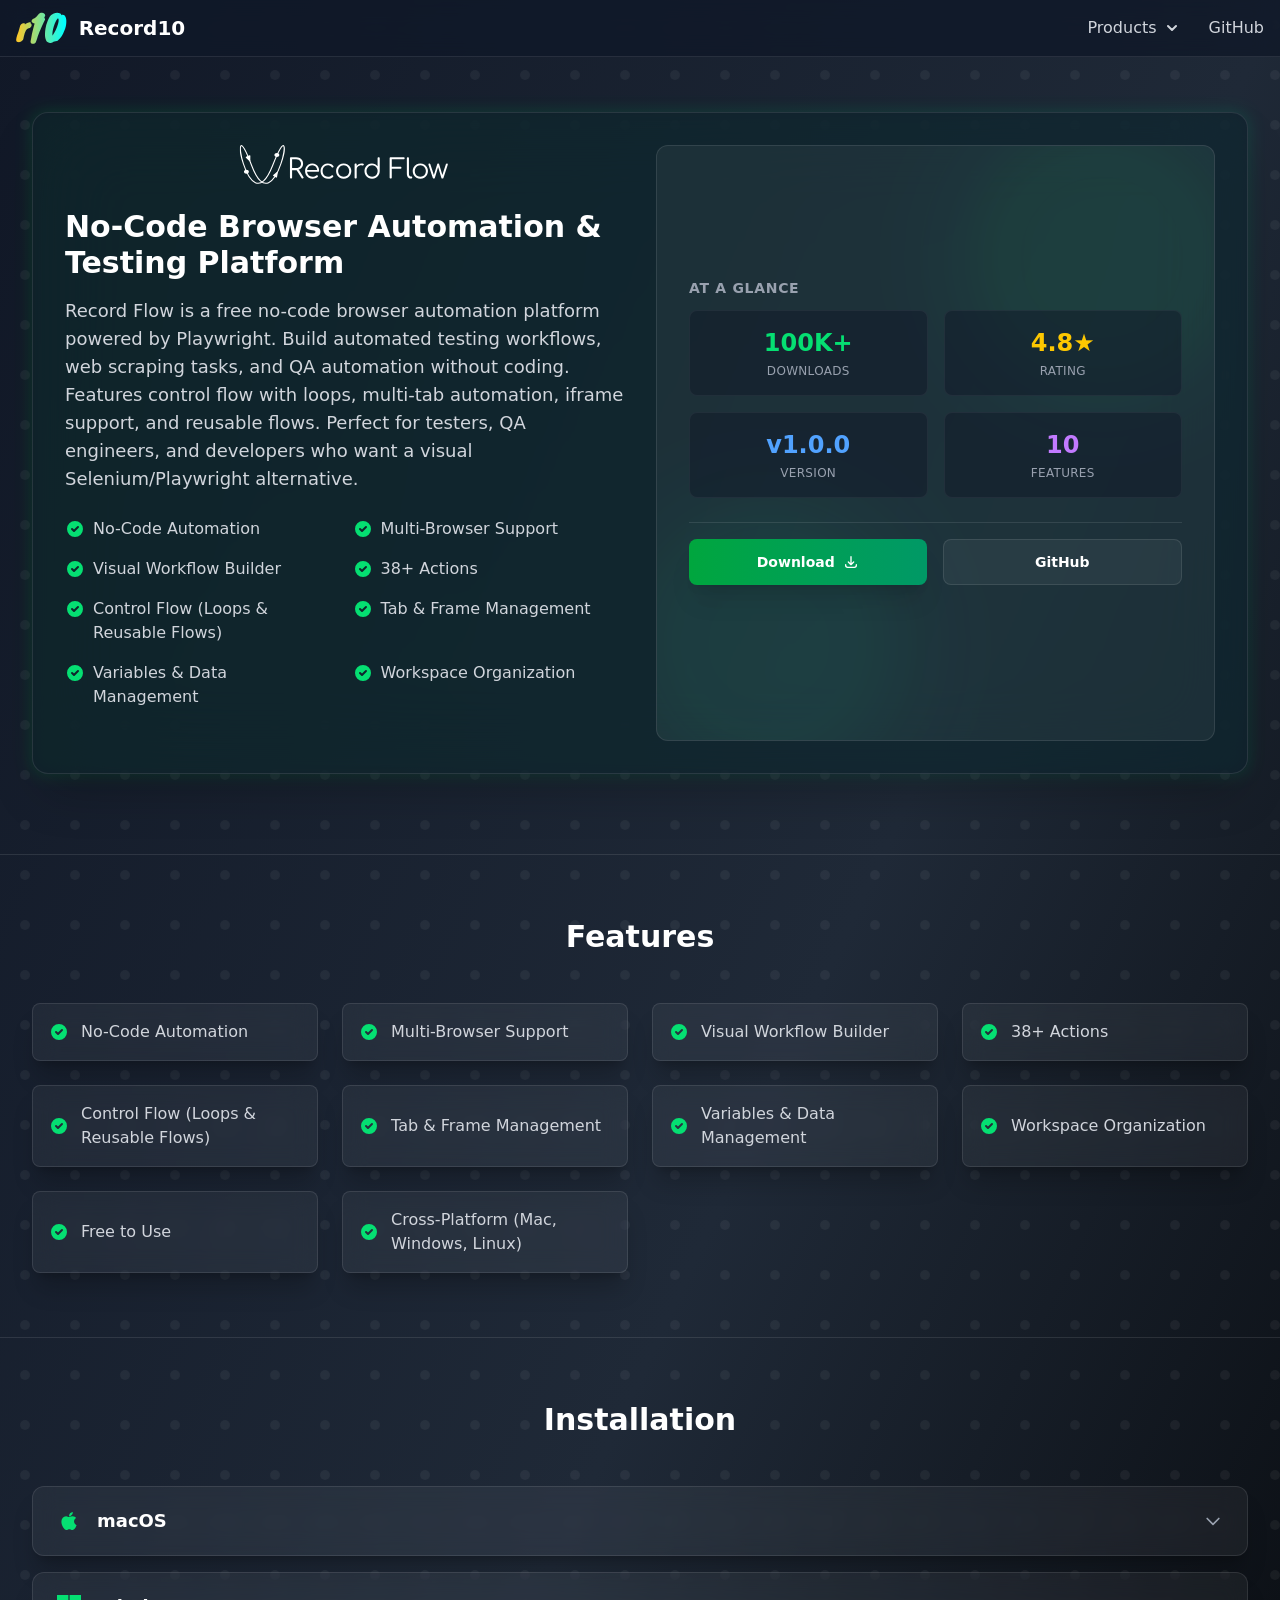
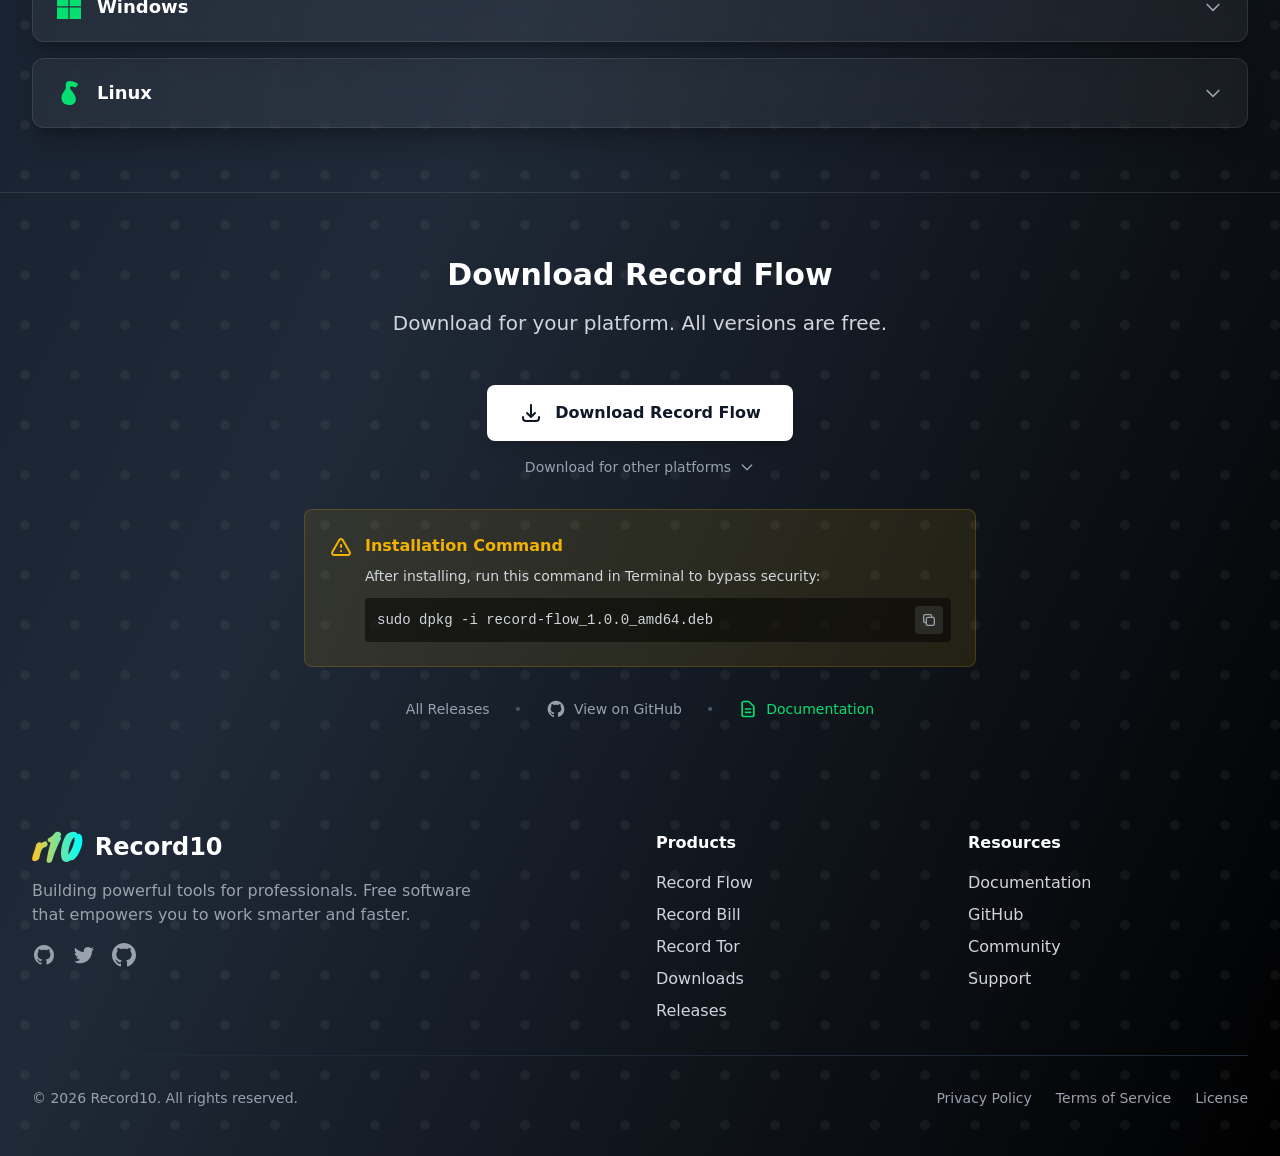
<file: record-flow/index.html>
<!DOCTYPE html><html lang="en"> <head><meta charset="utf-8"><meta name="viewport" content="width=device-width, initial-scale=1"><meta name="generator" content="Astro v5.15.7"><!-- Favicon --><link rel="icon" type="image/svg+xml" href="/favicon.svg"><link rel="apple-touch-icon" sizes="180x180" href="/apple-touch-icon.png"><link rel="icon" type="image/png" sizes="32x32" href="/favicon-32x32.png"><link rel="icon" type="image/png" sizes="16x16" href="/favicon-16x16.png"><link rel="manifest" href="/site.webmanifest"><!-- SEO --><!-- Primary Meta Tags --><meta name="title" content="Record Flow - No-Code Browser Automation &#38; Testing Platform | Record10"><meta name="description" content="Record Flow is a free no-code browser automation platform powered by Playwright. Build automated testing workflows, web scraping tasks, and QA automation without coding. Features control flow with loops, multi-tab automation, iframe support, and reusable flows. Perfect for testers, QA engineers, and developers who want a visual Selenium/Playwright alternative."><meta name="keywords" content="playwright ui, playwright visual tool, no-code playwright, browser automation tool, automated testing software, web testing automation, selenium ide alternative, katalon alternative, testcafe alternative, puppeteer ui, web scraper no-code, qa automation tool, test automation framework, cross-browser testing, regression testing tool, e2e testing tool, workflow automation software, free automation platform, desktop automation app, mac automation tool, windows automation tool, linux automation tool"><!-- Open Graph / Facebook --><meta property="og:type" content="website"><meta property="og:url" content="https://record10.com/record-flow/"><meta property="og:title" content="Record Flow - No-Code Browser Automation &#38; Testing Platform | Record10"><meta property="og:description" content="Record Flow is a free no-code browser automation platform powered by Playwright. Build automated testing workflows, web scraping tasks, and QA automation without coding. Features control flow with loops, multi-tab automation, iframe support, and reusable flows. Perfect for testers, QA engineers, and developers who want a visual Selenium/Playwright alternative."><meta property="og:image" content="https://record10.com/og-image.png"><meta property="og:site_name" content="Record10"><!-- Twitter --><meta property="twitter:card" content="summary_large_image"><meta property="twitter:url" content="https://record10.com/record-flow/"><meta property="twitter:title" content="Record Flow - No-Code Browser Automation &#38; Testing Platform | Record10"><meta property="twitter:description" content="Record Flow is a free no-code browser automation platform powered by Playwright. Build automated testing workflows, web scraping tasks, and QA automation without coding. Features control flow with loops, multi-tab automation, iframe support, and reusable flows. Perfect for testers, QA engineers, and developers who want a visual Selenium/Playwright alternative."><meta property="twitter:image" content="https://record10.com/og-image.png"><meta property="twitter:site" content="@Record10"><meta property="twitter:creator" content="@Record10"><!-- Additional SEO --><meta name="robots" content="index, follow"><meta name="googlebot" content="index, follow"><meta name="theme-color" content="#000000"><!-- Canonical URL --><link rel="canonical" href="https://record10.com/record-flow/"><title>Record Flow - No-Code Browser Automation &amp; Testing Platform | Record10</title><!-- JSON-LD Structured Data for SEO --><script type="application/ld+json">{"@context":"https://schema.org","@type":"Organization","name":"Record10","url":"https://record10.com","logo":"https://record10.com/RF-Logo-Square.png","sameAs":["https://github.com/Record10","https://twitter.com/Record10"],"description":"Free software solutions for professionals and businesses. Discover powerful tools for restaurant management, browser automation, and workflow optimization."}</script><script type="application/ld+json">{"@context":"https://schema.org","@type":"SoftwareApplication","name":"Record Flow","applicationCategory":"DeveloperApplication","operatingSystem":["Windows","macOS","Linux"],"offers":{"@type":"Offer","price":"0","priceCurrency":"USD"},"aggregateRating":{"@type":"AggregateRating","ratingValue":"4.8","ratingCount":"100"},"description":"Record Flow is a free no-code browser automation platform powered by Playwright. Build automated testing workflows, web scraping tasks, and QA automation without coding. Features control flow with loops, multi-tab automation, iframe support, and reusable flows. Perfect for testers, QA engineers, and developers who want a visual Selenium/Playwright alternative.","screenshot":"https://record10.com/og-image.png","softwareVersion":"1.0.0","url":"https://record10.com","downloadUrl":"https://github.com/Record10/record-flow/releases/latest","author":{"@type":"Organization","name":"Record10"}}</script><meta name="astro-view-transitions-enabled" content="true"><meta name="astro-view-transitions-fallback" content="animate"><script type="module" src="/_astro/ClientRouter.astro_astro_type_script_index_0_lang.QW52Ox2j.js"></script><!-- Preload fonts if you add custom fonts --><!-- <link rel="preload" href="/fonts/your-font.woff2" as="font" type="font/woff2" crossorigin> --><link rel="stylesheet" href="/_astro/index.Cb9kp8wy.css"></head> <body class="bg-gray-900 text-white"> <canvas id="pixel-background" data-astro-cid-ym35iswo></canvas>  <script type="module">let r,d,p;function g(){r&&cancelAnimationFrame(r),d&&window.removeEventListener("resize",d),p&&window.removeEventListener("mousemove",p);const l=document.getElementById("pixel-background");if(!l)return;const t=l.getContext("2d");if(!t)return;const e={pixelSize:50,radiusMultiplier:.1,baseAlpha:.05,activeAlpha:.5,maxDistance:400,animationSpeed:.1,color:"255, 255, 255"};let o,c,u=[];const h={x:-1e3,y:-1e3};class f{x;y;size;baseAlpha;targetAlpha;currentAlpha;constructor(s,n,a){this.x=s,this.y=n,this.size=a,this.baseAlpha=e.baseAlpha,this.targetAlpha=e.baseAlpha,this.currentAlpha=e.baseAlpha}update(){const s=h.x,n=h.y+window.scrollY,a=s-(this.x+this.size/2),x=n-(this.y+this.size/2),w=Math.sqrt(a*a+x*x);if(w<e.maxDistance){const z=1-w/e.maxDistance;this.targetAlpha=e.baseAlpha+z*(e.activeAlpha-e.baseAlpha)}else this.targetAlpha=e.baseAlpha;this.currentAlpha+=(this.targetAlpha-this.currentAlpha)*e.animationSpeed}draw(){if(!t)return;t.beginPath(),t.fillStyle=`rgba(${e.color}, ${this.currentAlpha})`;const s=this.size*e.radiusMultiplier;t.arc(this.x+this.size/2,this.y+this.size/2,s,0,Math.PI*2),t.fill()}}function m(){u=[],o=window.innerWidth,c=document.documentElement.scrollHeight,l.width=o,l.height=c;const i=Math.ceil(o/e.pixelSize),s=Math.ceil(c/e.pixelSize);for(let n=0;n<i;n++)for(let a=0;a<s;a++)u.push(new f(n*e.pixelSize,a*e.pixelSize,e.pixelSize))}function A(){t&&(t.clearRect(0,0,o,c),u.forEach(i=>{i.update(),i.draw()}),r=requestAnimationFrame(A))}d=()=>{m()},p=i=>{h.x=i.clientX,h.y=i.clientY},window.addEventListener("resize",d),window.addEventListener("mousemove",p),m(),A()}document.addEventListener("astro:page-load",g);document.addEventListener("astro:before-swap",()=>{r&&cancelAnimationFrame(r)});</script> <header class="fixed w-full z-50 top-0 start-0 border-b border-gray-200/10 bg-gray-900/80 backdrop-blur-md"> <div class="max-w-7xl mx-auto flex flex-wrap items-center justify-between px-4 py-3"> <!-- Logo --> <a href="/" class="flex items-center space-x-3 rtl:space-x-reverse"> <img src="/r10.svg" class="h-8" alt="Record10 Logo"> <span class="self-center text-xl font-semibold whitespace-nowrap text-white">Record10</span> </a> <!-- Mobile Menu Button --> <button data-collapse-toggle="navbar-dropdown" type="button" class="inline-flex items-center p-2 w-10 h-10 justify-center text-sm text-gray-400 rounded-lg md:hidden hover:bg-gray-800 focus:outline-none focus:ring-2 focus:ring-gray-600" aria-controls="navbar-dropdown" aria-expanded="false"> <span class="sr-only">Open main menu</span> <svg class="w-5 h-5" aria-hidden="true" xmlns="http://www.w3.org/2000/svg" fill="none" viewBox="0 0 17 14"> <path stroke="currentColor" stroke-linecap="round" stroke-linejoin="round" stroke-width="2" d="M1 1h15M1 7h15M1 13h15"></path> </svg> </button> <!-- Navigation --> <div class="hidden w-full md:block md:w-auto" id="navbar-dropdown"> <ul class="flex flex-col font-medium p-4 md:p-0 mt-4 border border-gray-700 rounded-lg bg-gray-800 md:space-x-8 md:flex-row md:mt-0 md:border-0 md:bg-transparent"> <!-- Products Dropdown --> <li class="relative"> <button id="dropdownNavbarLink" data-dropdown-toggle="dropdownNavbar" class="flex items-center justify-between w-full py-2 px-3 text-gray-300 rounded hover:bg-gray-700 md:hover:bg-transparent md:border-0 md:hover:text-green-400 md:p-0 transition-colors">
Products
<svg class="w-2.5 h-2.5 ms-2.5" aria-hidden="true" xmlns="http://www.w3.org/2000/svg" fill="none" viewBox="0 0 10 6"> <path stroke="currentColor" stroke-linecap="round" stroke-linejoin="round" stroke-width="2" d="m1 1 4 4 4-4"></path> </svg> </button> <!-- Dropdown Menu --> <div id="dropdownNavbar" class="z-50 hidden font-normal bg-gray-800 divide-y divide-gray-700 rounded-lg shadow-xl border border-gray-700 w-80 absolute top-full mt-2 left-0 md:left-auto md:-right-4"> <div class="p-2"> <!-- Record Bill Card --> <a href="/record-bill" class="block p-4 rounded-lg hover:bg-gray-700 transition-colors group"> <div class="flex items-start gap-4"> <div class="flex-shrink-0"> <img src="/record_bill.svg" alt="Record Bill" class="w-10 h-10 rounded bg-white border border-gray-600 p-1"> </div> <div> <div class="text-sm font-semibold text-white group-hover:text-blue-400 transition-colors">
Record Bill
</div> <div class="text-xs text-gray-400 mt-1 line-clamp-2"> All-in-one restaurant management software. Manage tables, take orders, generate bills, and track sales - all from one simple app. Perfect for restaurants, cafes, bars, and food courts. </div> <div class="mt-2 text-xs text-blue-400 flex items-center gap-1 opacity-0 group-hover:opacity-100 transition-opacity">
Learn more
<svg class="w-3 h-3" fill="none" stroke="currentColor" viewBox="0 0 24 24"><path stroke-linecap="round" stroke-linejoin="round" stroke-width="2" d="M9 5l7 7-7 7"></path></svg> </div> </div> </div> </a> <!-- Record Flow Card --> <a href="/record-flow" class="block p-4 rounded-lg hover:bg-gray-700 transition-colors group"> <div class="flex items-start gap-4"> <div class="flex-shrink-0"> <img src="/RF-Logo-Square.png" alt="Record Flow" class="w-10 h-10 rounded bg-gray-900 border border-gray-600 p-1"> </div> <div> <div class="text-sm font-semibold text-white group-hover:text-green-400 transition-colors">
Record Flow
</div> <div class="text-xs text-gray-400 mt-1 line-clamp-2">
Browser automation tool for testing & workflows
</div> <div class="mt-2 text-xs text-green-400 flex items-center gap-1 opacity-0 group-hover:opacity-100 transition-opacity">
Download
<svg class="w-3 h-3" fill="none" stroke="currentColor" viewBox="0 0 24 24"><path stroke-linecap="round" stroke-linejoin="round" stroke-width="2" d="M9 5l7 7-7 7"></path></svg> </div> </div> </div> </a> <!-- Record Tor Card --> <a href="/record-tor" class="block p-4 rounded-lg hover:bg-gray-700 transition-colors group"> <div class="flex items-start gap-4"> <div class="flex-shrink-0"> <img src="/record_tor.png" alt="Record Tor" class="w-10 h-10 rounded bg-gray-900 border border-gray-600 p-1"> </div> <div> <div class="text-sm font-semibold text-white group-hover:text-orange-400 transition-colors">
Record Tor
</div> <div class="text-xs text-gray-400 mt-1 line-clamp-2">
Torrent client with built-in video streaming
</div> <div class="mt-2 text-xs text-orange-400 flex items-center gap-1 opacity-0 group-hover:opacity-100 transition-opacity">
Download
<svg class="w-3 h-3" fill="none" stroke="currentColor" viewBox="0 0 24 24"><path stroke-linecap="round" stroke-linejoin="round" stroke-width="2" d="M9 5l7 7-7 7"></path></svg> </div> </div> </div> </a> </div> </div> </li> <li> <a href="https://github.com/Record10" target="_blank" class="block py-2 px-3 text-gray-300 rounded hover:bg-gray-700 md:hover:bg-transparent md:border-0 md:hover:text-green-400 md:p-0 transition-colors">GitHub</a> </li> </ul> </div> </div> </header> <script type="module">function m(){console.log("Setting up dropdowns...");const n=document.querySelectorAll("[data-dropdown-toggle]"),d=document.querySelector('[data-collapse-toggle="navbar-dropdown"]'),r=document.getElementById("navbar-dropdown"),p=()=>{n.forEach(t=>{const e=t.getAttribute("data-dropdown-toggle");if(!e)return;const o=document.getElementById(e);o&&!o.classList.contains("hidden")&&o.classList.add("hidden")})},c=t=>{t.stopPropagation();const e=t.currentTarget,o=e.getAttribute("data-dropdown-toggle");if(!o)return;const a=document.getElementById(o);a&&(n.forEach(l=>{if(l!==e){const g=l.getAttribute("data-dropdown-toggle");if(g){const u=document.getElementById(g);u&&u.classList.add("hidden")}}}),a.classList.toggle("hidden"))},s=t=>{const e=t.target;e.closest("[data-dropdown-toggle]")||e.closest('[id^="dropdown"]')||p()},i=()=>{r&&r.classList.toggle("hidden")};document.removeEventListener("click",s),n.forEach(t=>t.removeEventListener("click",c)),d&&d.removeEventListener("click",i),n.forEach(t=>t.addEventListener("click",c)),document.addEventListener("click",s),d&&d.addEventListener("click",i)}document.addEventListener("astro:page-load",m);</script> <main class="pt-16">  <script type="application/ld+json">{"@context":"https://schema.org","@type":"SoftwareApplication","name":"Record Flow","applicationCategory":"DeveloperApplication","operatingSystem":["Windows","macOS","Linux"],"offers":{"@type":"Offer","price":"0","priceCurrency":"USD"},"aggregateRating":{"@type":"AggregateRating","ratingValue":"4.8","ratingCount":"100"},"description":"Record Flow is a free no-code browser automation platform powered by Playwright. Build automated testing workflows, web scraping tasks, and QA automation without coding. Features control flow with loops, multi-tab automation, iframe support, and reusable flows. Perfect for testers, QA engineers, and developers who want a visual Selenium/Playwright alternative.","softwareVersion":"1.0.0","url":"https://record10.com/record-flow","downloadUrl":"https://github.com/Record10/record-flow/releases/latest","author":{"@type":"Organization","name":"Record10"},"featureList":"No-Code Automation, Multi-Browser Support, Visual Workflow Builder, 38+ Actions, Control Flow (Loops & Reusable Flows), Tab & Frame Management, Variables & Data Management, Workspace Organization, Free to Use, Cross-Platform (Mac, Windows, Linux)"}</script> <div class="min-h-screen text-white"> <!-- Product Card Hero --> <div class="max-w-7xl mx-auto px-4 sm:px-6 lg:px-8 pt-12"> <div id="record-flow" class="mb-20 scroll-mt-28"> <div class="relative group"> <div class="absolute -inset-0.5 blur opacity-20 group-hover:opacity-40 bg-linear-to-r from-green-600 to-emerald-600 rounded-2xl transition duration-500"></div> <div class="relative bg-gray-900/60 backdrop-blur-2xl rounded-2xl overflow-hidden border border-white/10 shadow-2xl">  <div class="grid grid-cols-1 lg:grid-cols-2 gap-8 p-6 lg:p-8"> <!-- Product Info --> <div class="flex flex-col justify-center">  <!-- Logo --> <img src="/RF-Name-Horizontal.svg" alt="Record Flow" class="h-10 mb-6 w-auto brightness-0 invert"> <h3 class="text-3xl font-bold text-white mb-4"> No-Code Browser Automation &amp; Testing Platform </h3> <p class="text-lg text-gray-300 mb-6"> Record Flow is a free no-code browser automation platform powered by Playwright. Build automated testing workflows, web scraping tasks, and QA automation without coding. Features control flow with loops, multi-tab automation, iframe support, and reusable flows. Perfect for testers, QA engineers, and developers who want a visual Selenium/Playwright alternative. </p> <!-- Key Features --> <div class="grid grid-cols-2 gap-4 mb-8"> <div class="flex items-start gap-2"> <svg class="h-5 w-5 text-green-400 shrink-0 mt-0.5" fill="currentColor" viewBox="0 0 20 20"> <path fill-rule="evenodd" d="M10 18a8 8 0 100-16 8 8 0 000 16zm3.707-9.293a1 1 0 00-1.414-1.414L9 10.586 7.707 9.293a1 1 0 00-1.414 1.414l2 2a1 1 0 001.414 0l4-4z" clip-rule="evenodd"></path> </svg> <span class="text-gray-300">No-Code Automation</span> </div><div class="flex items-start gap-2"> <svg class="h-5 w-5 text-green-400 shrink-0 mt-0.5" fill="currentColor" viewBox="0 0 20 20"> <path fill-rule="evenodd" d="M10 18a8 8 0 100-16 8 8 0 000 16zm3.707-9.293a1 1 0 00-1.414-1.414L9 10.586 7.707 9.293a1 1 0 00-1.414 1.414l2 2a1 1 0 001.414 0l4-4z" clip-rule="evenodd"></path> </svg> <span class="text-gray-300">Multi-Browser Support</span> </div><div class="flex items-start gap-2"> <svg class="h-5 w-5 text-green-400 shrink-0 mt-0.5" fill="currentColor" viewBox="0 0 20 20"> <path fill-rule="evenodd" d="M10 18a8 8 0 100-16 8 8 0 000 16zm3.707-9.293a1 1 0 00-1.414-1.414L9 10.586 7.707 9.293a1 1 0 00-1.414 1.414l2 2a1 1 0 001.414 0l4-4z" clip-rule="evenodd"></path> </svg> <span class="text-gray-300">Visual Workflow Builder</span> </div><div class="flex items-start gap-2"> <svg class="h-5 w-5 text-green-400 shrink-0 mt-0.5" fill="currentColor" viewBox="0 0 20 20"> <path fill-rule="evenodd" d="M10 18a8 8 0 100-16 8 8 0 000 16zm3.707-9.293a1 1 0 00-1.414-1.414L9 10.586 7.707 9.293a1 1 0 00-1.414 1.414l2 2a1 1 0 001.414 0l4-4z" clip-rule="evenodd"></path> </svg> <span class="text-gray-300">38+ Actions</span> </div><div class="flex items-start gap-2"> <svg class="h-5 w-5 text-green-400 shrink-0 mt-0.5" fill="currentColor" viewBox="0 0 20 20"> <path fill-rule="evenodd" d="M10 18a8 8 0 100-16 8 8 0 000 16zm3.707-9.293a1 1 0 00-1.414-1.414L9 10.586 7.707 9.293a1 1 0 00-1.414 1.414l2 2a1 1 0 001.414 0l4-4z" clip-rule="evenodd"></path> </svg> <span class="text-gray-300">Control Flow (Loops &amp; Reusable Flows)</span> </div><div class="flex items-start gap-2"> <svg class="h-5 w-5 text-green-400 shrink-0 mt-0.5" fill="currentColor" viewBox="0 0 20 20"> <path fill-rule="evenodd" d="M10 18a8 8 0 100-16 8 8 0 000 16zm3.707-9.293a1 1 0 00-1.414-1.414L9 10.586 7.707 9.293a1 1 0 00-1.414 1.414l2 2a1 1 0 001.414 0l4-4z" clip-rule="evenodd"></path> </svg> <span class="text-gray-300">Tab &amp; Frame Management</span> </div><div class="flex items-start gap-2"> <svg class="h-5 w-5 text-green-400 shrink-0 mt-0.5" fill="currentColor" viewBox="0 0 20 20"> <path fill-rule="evenodd" d="M10 18a8 8 0 100-16 8 8 0 000 16zm3.707-9.293a1 1 0 00-1.414-1.414L9 10.586 7.707 9.293a1 1 0 00-1.414 1.414l2 2a1 1 0 001.414 0l4-4z" clip-rule="evenodd"></path> </svg> <span class="text-gray-300">Variables &amp; Data Management</span> </div><div class="flex items-start gap-2"> <svg class="h-5 w-5 text-green-400 shrink-0 mt-0.5" fill="currentColor" viewBox="0 0 20 20"> <path fill-rule="evenodd" d="M10 18a8 8 0 100-16 8 8 0 000 16zm3.707-9.293a1 1 0 00-1.414-1.414L9 10.586 7.707 9.293a1 1 0 00-1.414 1.414l2 2a1 1 0 001.414 0l4-4z" clip-rule="evenodd"></path> </svg> <span class="text-gray-300">Workspace Organization</span> </div> </div> </div> <!-- Product Visual / Info --> <div class="relative overflow-hidden flex flex-col justify-center gap-8 bg-white/5 rounded-xl p-8 border border-white/10"> <!-- Decorative circles --> <div class="absolute -top-8 -right-8 bg-green-500/20 w-72 h-72 rounded-full mix-blend-screen filter blur-2xl opacity-40 animate-blob"></div> <div class="absolute -bottom-12 -left-8 bg-emerald-500/20 w-72 h-72 rounded-full mix-blend-screen filter blur-2xl opacity-40 animate-blob animation-delay-2000"></div>  <!-- Content Wrapper --> <div class="relative z-10 w-full space-y-6"> <!-- Stats --> <div> <h4 class="font-semibold mb-3 text-sm uppercase tracking-wider text-gray-400">
At a Glance
</h4> <div class="grid grid-cols-2 gap-4"> <div class="bg-gray-900/50 p-4 rounded-lg text-center border border-white/5"> <div class="text-2xl font-bold text-green-400"> 100K+ </div> <div class="text-xs text-gray-400 uppercase tracking-wide mt-1">
Downloads
</div> </div> <div class="bg-gray-900/50 p-4 rounded-lg text-center border border-white/5"> <div class="text-2xl font-bold text-yellow-400"> 4.8★ </div> <div class="text-xs text-gray-400 uppercase tracking-wide mt-1">Rating</div> </div> <div class="bg-gray-900/50 p-4 rounded-lg text-center border border-white/5"> <div id="record-flow-version" class="text-2xl font-bold text-blue-400">
v1.0.0 </div> <div class="text-xs text-gray-400 uppercase tracking-wide mt-1">Version</div> </div> <div class="bg-gray-900/50 p-4 rounded-lg text-center border border-white/5"> <div class="text-2xl font-bold text-purple-400"> 10 </div> <div class="text-xs text-gray-400 uppercase tracking-wide mt-1">Features</div> </div> </div> </div> <!-- CTAs --> <div class="flex flex-col sm:flex-row gap-4 pt-4 border-t border-white/10"> <a id="record-flow-download" href="https://github.com/Record10/record-flow/releases/latest" target="_blank" rel="noopener noreferrer" class="flex-1 inline-flex items-center justify-center px-4 py-3 bg-linear-to-r from-green-600 to-emerald-600 text-white font-bold rounded-lg shadow-xl hover:scale-105 transition-all duration-200 text-sm">
Download
<svg class="ml-2 h-4 w-4" fill="none" stroke="currentColor" viewBox="0 0 24 24"> <path stroke-linecap="round" stroke-linejoin="round" stroke-width="2" d="M4 16v1a3 3 0 003 3h10a3 3 0 003-3v-1m-4-4l-4 4m0 0l-4-4m4 4V4"></path> </svg> </a>  <a href="https://github.com/Record10/record-flow" target="_blank" rel="noopener noreferrer" class="flex-1 inline-flex items-center justify-center px-4 py-3 bg-white/5 hover:bg-white/10 text-white font-semibold rounded-lg border border-white/10 transition-colors duration-200 text-sm">
GitHub
</a> </div> <!-- Embedded Install Command --> <div id="record-flow-install-block" class="hidden mt-2 border border-white/10 bg-black/30 rounded-lg overflow-hidden"> <div class="px-3 py-2 bg-white/5 border-b border-white/10 flex justify-between items-center"> <span class="text-xs text-gray-400 font-semibold uppercase tracking-wider" id="record-flow-install-title">Install Command</span> <span class="text-xs text-yellow-500 font-medium">Run after download</span> </div> <div class="relative group p-3"> <code id="record-flow-install-command" class="block font-mono text-sm text-green-400 break-all pr-10"></code> <button id="record-flow-install-copy" class="absolute right-2 top-2 p-1.5 text-gray-400 hover:text-white bg-white/10 hover:bg-white/20 rounded transition-colors" title="Copy command"> <svg class="h-4 w-4" fill="none" viewBox="0 0 24 24" stroke="currentColor"> <path stroke-linecap="round" stroke-linejoin="round" stroke-width="2" d="M8 16H6a2 2 0 01-2-2V6a2 2 0 012-2h8a2 2 0 012 2v2m-6 12h8a2 2 0 002-2v-8a2 2 0 00-2-2h-8a2 2 0 00-2 2v8a2 2 0 002 2z"></path> </svg> </button> <div id="record-flow-install-feedback" class="absolute right-2 -top-6 bg-green-500 text-white text-xs px-2 py-1 rounded opacity-0 transition-opacity duration-200 pointer-events-none">
Copied!
</div> </div> </div> </div> </div> </div> </div> </div> </div> </div> <!-- Features --> <section class="py-16 border-t border-white/10"> <div class="max-w-7xl mx-auto px-4 sm:px-6 lg:px-8"> <h2 class="text-3xl font-bold text-center mb-12">Features</h2> <div class="grid grid-cols-1 sm:grid-cols-2 lg:grid-cols-4 gap-6"> <div class="flex items-center gap-3 bg-white/5 backdrop-blur-md shadow-xl shadow-black/20 hover:bg-white/10 transition-colors rounded-lg p-4 border border-white/10"> <svg class="h-5 w-5 text-green-400 shrink-0" fill="currentColor" viewBox="0 0 20 20"> <path fill-rule="evenodd" d="M10 18a8 8 0 100-16 8 8 0 000 16zm3.707-9.293a1 1 0 00-1.414-1.414L9 10.586 7.707 9.293a1 1 0 00-1.414 1.414l2 2a1 1 0 001.414 0l4-4z" clip-rule="evenodd"></path> </svg> <span class="text-gray-300">No-Code Automation</span> </div><div class="flex items-center gap-3 bg-white/5 backdrop-blur-md shadow-xl shadow-black/20 hover:bg-white/10 transition-colors rounded-lg p-4 border border-white/10"> <svg class="h-5 w-5 text-green-400 shrink-0" fill="currentColor" viewBox="0 0 20 20"> <path fill-rule="evenodd" d="M10 18a8 8 0 100-16 8 8 0 000 16zm3.707-9.293a1 1 0 00-1.414-1.414L9 10.586 7.707 9.293a1 1 0 00-1.414 1.414l2 2a1 1 0 001.414 0l4-4z" clip-rule="evenodd"></path> </svg> <span class="text-gray-300">Multi-Browser Support</span> </div><div class="flex items-center gap-3 bg-white/5 backdrop-blur-md shadow-xl shadow-black/20 hover:bg-white/10 transition-colors rounded-lg p-4 border border-white/10"> <svg class="h-5 w-5 text-green-400 shrink-0" fill="currentColor" viewBox="0 0 20 20"> <path fill-rule="evenodd" d="M10 18a8 8 0 100-16 8 8 0 000 16zm3.707-9.293a1 1 0 00-1.414-1.414L9 10.586 7.707 9.293a1 1 0 00-1.414 1.414l2 2a1 1 0 001.414 0l4-4z" clip-rule="evenodd"></path> </svg> <span class="text-gray-300">Visual Workflow Builder</span> </div><div class="flex items-center gap-3 bg-white/5 backdrop-blur-md shadow-xl shadow-black/20 hover:bg-white/10 transition-colors rounded-lg p-4 border border-white/10"> <svg class="h-5 w-5 text-green-400 shrink-0" fill="currentColor" viewBox="0 0 20 20"> <path fill-rule="evenodd" d="M10 18a8 8 0 100-16 8 8 0 000 16zm3.707-9.293a1 1 0 00-1.414-1.414L9 10.586 7.707 9.293a1 1 0 00-1.414 1.414l2 2a1 1 0 001.414 0l4-4z" clip-rule="evenodd"></path> </svg> <span class="text-gray-300">38+ Actions</span> </div><div class="flex items-center gap-3 bg-white/5 backdrop-blur-md shadow-xl shadow-black/20 hover:bg-white/10 transition-colors rounded-lg p-4 border border-white/10"> <svg class="h-5 w-5 text-green-400 shrink-0" fill="currentColor" viewBox="0 0 20 20"> <path fill-rule="evenodd" d="M10 18a8 8 0 100-16 8 8 0 000 16zm3.707-9.293a1 1 0 00-1.414-1.414L9 10.586 7.707 9.293a1 1 0 00-1.414 1.414l2 2a1 1 0 001.414 0l4-4z" clip-rule="evenodd"></path> </svg> <span class="text-gray-300">Control Flow (Loops &amp; Reusable Flows)</span> </div><div class="flex items-center gap-3 bg-white/5 backdrop-blur-md shadow-xl shadow-black/20 hover:bg-white/10 transition-colors rounded-lg p-4 border border-white/10"> <svg class="h-5 w-5 text-green-400 shrink-0" fill="currentColor" viewBox="0 0 20 20"> <path fill-rule="evenodd" d="M10 18a8 8 0 100-16 8 8 0 000 16zm3.707-9.293a1 1 0 00-1.414-1.414L9 10.586 7.707 9.293a1 1 0 00-1.414 1.414l2 2a1 1 0 001.414 0l4-4z" clip-rule="evenodd"></path> </svg> <span class="text-gray-300">Tab &amp; Frame Management</span> </div><div class="flex items-center gap-3 bg-white/5 backdrop-blur-md shadow-xl shadow-black/20 hover:bg-white/10 transition-colors rounded-lg p-4 border border-white/10"> <svg class="h-5 w-5 text-green-400 shrink-0" fill="currentColor" viewBox="0 0 20 20"> <path fill-rule="evenodd" d="M10 18a8 8 0 100-16 8 8 0 000 16zm3.707-9.293a1 1 0 00-1.414-1.414L9 10.586 7.707 9.293a1 1 0 00-1.414 1.414l2 2a1 1 0 001.414 0l4-4z" clip-rule="evenodd"></path> </svg> <span class="text-gray-300">Variables &amp; Data Management</span> </div><div class="flex items-center gap-3 bg-white/5 backdrop-blur-md shadow-xl shadow-black/20 hover:bg-white/10 transition-colors rounded-lg p-4 border border-white/10"> <svg class="h-5 w-5 text-green-400 shrink-0" fill="currentColor" viewBox="0 0 20 20"> <path fill-rule="evenodd" d="M10 18a8 8 0 100-16 8 8 0 000 16zm3.707-9.293a1 1 0 00-1.414-1.414L9 10.586 7.707 9.293a1 1 0 00-1.414 1.414l2 2a1 1 0 001.414 0l4-4z" clip-rule="evenodd"></path> </svg> <span class="text-gray-300">Workspace Organization</span> </div><div class="flex items-center gap-3 bg-white/5 backdrop-blur-md shadow-xl shadow-black/20 hover:bg-white/10 transition-colors rounded-lg p-4 border border-white/10"> <svg class="h-5 w-5 text-green-400 shrink-0" fill="currentColor" viewBox="0 0 20 20"> <path fill-rule="evenodd" d="M10 18a8 8 0 100-16 8 8 0 000 16zm3.707-9.293a1 1 0 00-1.414-1.414L9 10.586 7.707 9.293a1 1 0 00-1.414 1.414l2 2a1 1 0 001.414 0l4-4z" clip-rule="evenodd"></path> </svg> <span class="text-gray-300">Free to Use</span> </div><div class="flex items-center gap-3 bg-white/5 backdrop-blur-md shadow-xl shadow-black/20 hover:bg-white/10 transition-colors rounded-lg p-4 border border-white/10"> <svg class="h-5 w-5 text-green-400 shrink-0" fill="currentColor" viewBox="0 0 20 20"> <path fill-rule="evenodd" d="M10 18a8 8 0 100-16 8 8 0 000 16zm3.707-9.293a1 1 0 00-1.414-1.414L9 10.586 7.707 9.293a1 1 0 00-1.414 1.414l2 2a1 1 0 001.414 0l4-4z" clip-rule="evenodd"></path> </svg> <span class="text-gray-300">Cross-Platform (Mac, Windows, Linux)</span> </div> </div> </div> </section> <!-- Installation Instructions --> <section class="py-16 border-t border-white/10"> <div class="max-w-7xl mx-auto px-4 sm:px-6 lg:px-8"> <h2 class="text-3xl font-bold text-center mb-12">Installation</h2> <div class="space-y-4"> <details class="group bg-white/5 backdrop-blur-md shadow-xl shadow-black/20 rounded-xl border border-white/10 overflow-hidden"> <summary class="flex items-center gap-4 px-6 py-5 cursor-pointer hover:bg-white/5 transition-colors list-none"> <span class="text-green-400"><svg class="h-6 w-6" fill="currentColor" viewBox="0 0 24 24"><path d="M17.05 20.28c-.98.95-2.05.8-3.08.35-1.09-.46-2.09-.48-3.24 0-1.44.62-2.2.44-3.06-.35C2.79 15.25 3.51 7.59 9.05 7.31c1.35.07 2.29.74 3.08.8 1.18-.24 2.31-.93 3.57-.84 1.51.12 2.65.72 3.4 1.8-3.12 1.87-2.38 5.98.48 7.13-.57 1.5-1.31 2.99-2.54 4.09l.01-.01zM12.03 7.25c-.15-2.23 1.66-4.07 3.74-4.25.29 2.58-2.34 4.5-3.74 4.25z"/></svg></span> <span class="text-lg font-semibold flex-1">macOS</span> <svg class="h-5 w-5 text-gray-400 transform transition-transform group-open:rotate-180" fill="none" stroke="currentColor" viewBox="0 0 24 24"> <path stroke-linecap="round" stroke-linejoin="round" stroke-width="2" d="M19 9l-7 7-7-7"></path> </svg> </summary> <div class="px-6 pb-6 pt-2 border-t border-white/10"> <ol class="space-y-3 text-gray-300"> <li class="flex gap-3"> <span class="shrink-0 w-6 h-6 rounded-full bg-green-500/20 text-green-400 text-sm font-bold flex items-center justify-center"> 1 </span> <span>Download the <code>.dmg</code> file for your Mac (Apple Silicon or Intel) from the latest release.</span> </li><li class="flex gap-3"> <span class="shrink-0 w-6 h-6 rounded-full bg-green-500/20 text-green-400 text-sm font-bold flex items-center justify-center"> 2 </span> <span>Open the <code>.dmg</code> file and drag <strong>Record Flow</strong> into your <strong>Applications</strong> folder.</span> </li><li class="flex gap-3"> <span class="shrink-0 w-6 h-6 rounded-full bg-green-500/20 text-green-400 text-sm font-bold flex items-center justify-center"> 3 </span> <span>The app is unsigned. macOS will block it on first launch. Run this command in Terminal once:</span> </li> </ol> <div class="mt-4 bg-black/40 rounded-lg p-4 font-mono text-sm text-gray-300 flex items-center justify-between gap-4"> <code>xattr -cr /Applications/Record\ Flow.app</code> <button onclick="navigator.clipboard.writeText('xattr -cr /Applications/Record\ Flow.app')" class="shrink-0 p-1.5 text-gray-400 hover:text-white bg-white/10 hover:bg-white/20 rounded transition-colors" title="Copy"> <svg class="h-4 w-4" fill="none" viewBox="0 0 24 24" stroke="currentColor"> <path stroke-linecap="round" stroke-linejoin="round" stroke-width="2" d="M8 16H6a2 2 0 01-2-2V6a2 2 0 012-2h8a2 2 0 012 2v2m-6 12h8a2 2 0 002-2v-8a2 2 0 00-2-2h-8a2 2 0 00-2 2v8a2 2 0 002 2z"></path> </svg> </button> </div> </div> </details><details class="group bg-white/5 backdrop-blur-md shadow-xl shadow-black/20 rounded-xl border border-white/10 overflow-hidden"> <summary class="flex items-center gap-4 px-6 py-5 cursor-pointer hover:bg-white/5 transition-colors list-none"> <span class="text-green-400"><svg class="h-6 w-6" fill="currentColor" viewBox="0 0 24 24"><path d="M0 0h11.377v11.372H0zM12.623 0H24v11.372H12.623zM0 12.623h11.377V24H0zM12.623 12.623H24V24H12.623z"/></svg></span> <span class="text-lg font-semibold flex-1">Windows</span> <svg class="h-5 w-5 text-gray-400 transform transition-transform group-open:rotate-180" fill="none" stroke="currentColor" viewBox="0 0 24 24"> <path stroke-linecap="round" stroke-linejoin="round" stroke-width="2" d="M19 9l-7 7-7-7"></path> </svg> </summary> <div class="px-6 pb-6 pt-2 border-t border-white/10"> <ol class="space-y-3 text-gray-300"> <li class="flex gap-3"> <span class="shrink-0 w-6 h-6 rounded-full bg-green-500/20 text-green-400 text-sm font-bold flex items-center justify-center"> 1 </span> <span>Download the <code>.exe</code> installer from the latest release.</span> </li><li class="flex gap-3"> <span class="shrink-0 w-6 h-6 rounded-full bg-green-500/20 text-green-400 text-sm font-bold flex items-center justify-center"> 2 </span> <span>Run the installer and follow the on-screen instructions.</span> </li><li class="flex gap-3"> <span class="shrink-0 w-6 h-6 rounded-full bg-green-500/20 text-green-400 text-sm font-bold flex items-center justify-center"> 3 </span> <span>The app is unsigned, so Windows SmartScreen may show a warning. Click <strong>"More info"</strong> and then <strong>"Run anyway"</strong>.</span> </li> </ol>  </div> </details><details class="group bg-white/5 backdrop-blur-md shadow-xl shadow-black/20 rounded-xl border border-white/10 overflow-hidden"> <summary class="flex items-center gap-4 px-6 py-5 cursor-pointer hover:bg-white/5 transition-colors list-none"> <span class="text-green-400"><svg class="h-6 w-6" fill="currentColor" viewBox="0 0 24 24"><path d="M12.504 0c-.155 0-.315.008-.480.021-4.226.333-3.105 4.807-3.17 6.298-.076 1.092-.3 1.953-1.05 3.02-.885 1.051-2.127 2.75-2.716 4.521-.278.84-.632 1.895-.632 3.14 0 3.691 2.042 5.932 5.632 6.808 3.432.836 8.812-.567 8.812-5.678 0-1.092-.39-2.228-.792-3.14-.36-.819-.844-1.711-1.428-2.58-.665-.994-1.482-1.933-2.172-2.8-.548-.688-1.05-1.343-1.302-1.963-.315-.777-.164-2.287 1.322-2.287 1.545 0 2.083 1.035 3.237 1.035 1.545 0 3.237-1.801 3.237-3.663C19.504 1.801 16.504 0 12.504 0z"/></svg></span> <span class="text-lg font-semibold flex-1">Linux</span> <svg class="h-5 w-5 text-gray-400 transform transition-transform group-open:rotate-180" fill="none" stroke="currentColor" viewBox="0 0 24 24"> <path stroke-linecap="round" stroke-linejoin="round" stroke-width="2" d="M19 9l-7 7-7-7"></path> </svg> </summary> <div class="px-6 pb-6 pt-2 border-t border-white/10"> <ol class="space-y-3 text-gray-300"> <li class="flex gap-3"> <span class="shrink-0 w-6 h-6 rounded-full bg-green-500/20 text-green-400 text-sm font-bold flex items-center justify-center"> 1 </span> <span>Download <code>record-flow_amd64.deb</code> from the latest release.</span> </li><li class="flex gap-3"> <span class="shrink-0 w-6 h-6 rounded-full bg-green-500/20 text-green-400 text-sm font-bold flex items-center justify-center"> 2 </span> <span>Install the package:</span> </li> </ol> <div class="mt-4 bg-black/40 rounded-lg p-4 font-mono text-sm text-gray-300 flex items-center justify-between gap-4"> <code>sudo dpkg -i record-flow_*_amd64.deb</code> <button onclick="navigator.clipboard.writeText('sudo dpkg -i record-flow_*_amd64.deb')" class="shrink-0 p-1.5 text-gray-400 hover:text-white bg-white/10 hover:bg-white/20 rounded transition-colors" title="Copy"> <svg class="h-4 w-4" fill="none" viewBox="0 0 24 24" stroke="currentColor"> <path stroke-linecap="round" stroke-linejoin="round" stroke-width="2" d="M8 16H6a2 2 0 01-2-2V6a2 2 0 012-2h8a2 2 0 012 2v2m-6 12h8a2 2 0 002-2v-8a2 2 0 00-2-2h-8a2 2 0 00-2 2v8a2 2 0 002 2z"></path> </svg> </button> </div> </div> </details> </div> </div> </section> <!-- Download All Platforms --> <section id="download" class="py-16 border-t border-white/10"> <div class="max-w-7xl mx-auto px-4 sm:px-6 lg:px-8 text-center"> <h2 class="text-3xl font-bold mb-4">Download Record Flow</h2> <p class="text-xl text-gray-300 mb-12 max-w-2xl mx-auto">
Download for your platform. All versions are free.
</p> <div class="flex flex-col items-center gap-4 mb-8"> <a id="primary-download-btn-2" href="https://github.com/Record10/record-flow/releases/latest" class="group inline-flex items-center px-8 py-4 bg-white text-gray-900 font-bold rounded-lg shadow-lg hover:shadow-xl transition-all duration-200 hover:scale-105"> <svg class="mr-3 h-6 w-6" fill="none" stroke="currentColor" viewBox="0 0 24 24"> <path stroke-linecap="round" stroke-linejoin="round" stroke-width="2" d="M4 16v1a3 3 0 003 3h10a3 3 0 003-3v-1m-4-4l-4 4m0 0l-4-4m4 4V4"></path> </svg> <span>Download <span id="platform-text-2">Record Flow</span></span> </a> <button id="toggle-platforms-btn" class="text-gray-400 hover:text-white text-sm transition-colors flex items-center gap-2"> <span id="toggle-text">Download for other platforms</span> <svg id="toggle-icon" class="h-4 w-4 transition-transform" fill="none" stroke="currentColor" viewBox="0 0 24 24"> <path stroke-linecap="round" stroke-linejoin="round" stroke-width="2" d="M19 9l-7 7-7-7"></path> </svg> </button> </div> <div id="all-platforms-container" class="hidden"> <div id="platforms-grid" class="grid grid-cols-1 sm:grid-cols-2 lg:grid-cols-3 gap-4 max-w-4xl mx-auto"></div> </div> <div id="install-instruction" class="hidden max-w-2xl mx-auto mt-6 bg-yellow-500/10 border border-yellow-500/20 rounded-lg p-6 text-left"> <div class="flex items-start gap-3"> <svg class="h-6 w-6 text-yellow-500 shrink-0 mt-0.5" fill="none" viewBox="0 0 24 24" stroke="currentColor"> <path stroke-linecap="round" stroke-linejoin="round" stroke-width="2" d="M12 9v2m0 4h.01m-6.938 4h13.856c1.54 0 2.502-1.667 1.732-3L13.732 4c-.77-1.333-2.694-1.333-3.464 0L3.34 16c-.77 1.333.192 3 1.732 3z"></path> </svg> <div class="flex-1"> <h3 class="text-yellow-500 font-semibold mb-2">Installation Command</h3> <p class="text-gray-300 text-sm mb-3">
After installing, run this command in Terminal to bypass security:
</p> <div class="relative group"> <div id="install-command-text" class="bg-black/50 rounded p-3 font-mono text-sm text-gray-300 break-all pr-12">
Loading...
</div> <button id="install-copy-btn" class="absolute right-2 top-2 p-1.5 text-gray-400 hover:text-white bg-white/10 hover:bg-white/20 rounded transition-colors" title="Copy command"> <svg class="h-4 w-4" fill="none" viewBox="0 0 24 24" stroke="currentColor"> <path stroke-linecap="round" stroke-linejoin="round" stroke-width="2" d="M8 16H6a2 2 0 01-2-2V6a2 2 0 012-2h8a2 2 0 012 2v2m-6 12h8a2 2 0 002-2v-8a2 2 0 00-2-2h-8a2 2 0 00-2 2v8a2 2 0 002 2z"></path> </svg> </button> <div id="install-copy-feedback" class="absolute right-2 -top-8 bg-green-500 text-white text-xs px-2 py-1 rounded opacity-0 transition-opacity duration-200">
Copied!
</div> </div> </div> </div> </div> <div class="flex flex-col sm:flex-row gap-6 justify-center items-center text-sm mt-8"> <a href="https://github.com/Record10/record-flow/releases" target="_blank" rel="noopener noreferrer" class="text-gray-400 hover:text-white transition-colors">
All Releases
</a> <span class="text-gray-600">•</span> <a href="https://github.com/Record10/record-flow" target="_blank" rel="noopener noreferrer" class="flex items-center gap-2 text-gray-400 hover:text-white transition-colors"> <svg class="h-5 w-5" fill="currentColor" viewBox="0 0 24 24"> <path fill-rule="evenodd" d="M12 2C6.477 2 2 6.484 2 12.017c0 4.425 2.865 8.18 6.839 9.504.5.092.682-.217.682-.483 0-.237-.008-.868-.013-1.703-2.782.605-3.369-1.343-3.369-1.343-.454-1.158-1.11-1.466-1.11-1.466-.908-.62.069-.608.069-.608 1.003.07 1.531 1.032 1.531 1.032.892 1.53 2.341 1.088 2.91.832.092-.647.35-1.088.636-1.338-2.22-.253-4.555-1.113-4.555-4.951 0-1.093.39-1.988 1.029-2.688-.103-.253-.446-1.272.098-2.65 0 0 .84-.27 2.75 1.026A9.564 9.564 0 0112 6.844c.85.004 1.705.115 2.504.337 1.909-1.296 2.747-1.027 2.747-1.027.546 1.379.202 2.398.1 2.651.64.7 1.028 1.595 1.028 2.688 0 3.848-2.339 4.695-4.566 4.943.359.309.678.92.678 1.855 0 1.338-.012 2.419-.012 2.747 0 .268.18.58.688.482A10.019 10.019 0 0022 12.017C22 6.484 17.522 2 12 2z" clip-rule="evenodd"></path> </svg>
View on GitHub
</a> <span class="text-gray-600">•</span> <a href="/record-flow-docs" class="flex items-center gap-2 text-green-400 hover:text-green-300 transition-colors"> <svg class="h-5 w-5" fill="none" stroke="currentColor" viewBox="0 0 24 24"> <path stroke-linecap="round" stroke-linejoin="round" stroke-width="2" d="M9 12h6m-6 4h6m2 5H7a2 2 0 01-2-2V5a2 2 0 012-2h5.586a1 1 0 01.707.293l5.414 5.414a1 1 0 01.293.707V19a2 2 0 01-2 2z"></path> </svg>
Documentation
</a> </div> </div> </section> <footer class="text-gray-300"> <div class="max-w-7xl mx-auto px-4 sm:px-6 lg:px-8 py-12"> <div class="grid grid-cols-1 md:grid-cols-4 gap-8 mb-8"> <!-- Brand --> <div class="col-span-1 md:col-span-2"> <div class="flex items-center gap-3 mb-4"> <img src="/r10.svg" alt="R10 Logo" class="h-8 w-auto"> <span class="text-2xl font-bold text-white">Record10</span> </div> <p class="text-gray-400 max-w-md mb-4">
Building powerful tools for professionals. Free software that empowers you to work smarter
          and faster.
</p> <div class="flex gap-4"> <a href="https://github.com/Record10/record-flow" target="_blank" rel="noopener noreferrer" class="text-gray-400 hover:text-white transition-colors"> <svg class="h-6 w-6" fill="currentColor" viewBox="0 0 24 24"> <path fill-rule="evenodd" d="M12 2C6.477 2 2 6.484 2 12.017c0 4.425 2.865 8.18 6.839 9.504.5.092.682-.217.682-.483 0-.237-.008-.868-.013-1.703-2.782.605-3.369-1.343-3.369-1.343-.454-1.158-1.11-1.466-1.11-1.466-.908-.62.069-.608.069-.608 1.003.07 1.531 1.032 1.531 1.032.892 1.53 2.341 1.088 2.91.832.092-.647.35-1.088.636-1.338-2.22-.253-4.555-1.113-4.555-4.951 0-1.093.39-1.988 1.029-2.688-.103-.253-.446-1.272.098-2.65 0 0 .84-.27 2.75 1.026A9.564 9.564 0 0112 6.844c.85.004 1.705.115 2.504.337 1.909-1.296 2.747-1.027 2.747-1.027.546 1.379.202 2.398.1 2.651.64.7 1.028 1.595 1.028 2.688 0 3.848-2.339 4.695-4.566 4.943.359.309.678.92.678 1.855 0 1.338-.012 2.419-.012 2.747 0 .268.18.58.688.482A10.019 10.019 0 0022 12.017C22 6.484 17.522 2 12 2z" clip-rule="evenodd"></path> </svg> </a> <a href="https://twitter.com/record10" target="_blank" rel="noopener noreferrer" class="text-gray-400 hover:text-white transition-colors"> <svg class="h-6 w-6" fill="currentColor" viewBox="0 0 24 24"> <path d="M8.29 20.251c7.547 0 11.675-6.253 11.675-11.675 0-.178 0-.355-.012-.53A8.348 8.348 0 0022 5.92a8.19 8.19 0 01-2.357.646 4.118 4.118 0 001.804-2.27 8.224 8.224 0 01-2.605.996 4.107 4.107 0 00-6.993 3.743 11.65 11.65 0 01-8.457-4.287 4.106 4.106 0 001.27 5.477A4.072 4.072 0 012.8 9.713v.052a4.105 4.105 0 003.292 4.022 4.095 4.095 0 01-1.853.07 4.108 4.108 0 003.834 2.85A8.233 8.233 0 012 18.407a11.616 11.616 0 006.29 1.84"></path> </svg> </a> <a href="/" target="_blank" rel="noopener noreferrer" class="text-gray-400 hover:text-white transition-colors"> <svg class="h-6 w-6" fill="currentColor" viewBox="0 0 24 24"> <path d="M12 0c-6.626 0-12 5.373-12 12 0 5.302 3.438 9.8 8.207 11.387.599.111.793-.261.793-.577v-2.234c-3.338.726-4.033-1.416-4.033-1.416-.546-1.387-1.333-1.756-1.333-1.756-1.089-.745.083-.729.083-.729 1.205.084 1.839 1.237 1.839 1.237 1.07 1.834 2.807 1.304 3.492.997.107-.775.418-1.305.762-1.604-2.665-.305-5.467-1.334-5.467-5.931 0-1.311.469-2.381 1.236-3.221-.124-.303-.535-1.524.117-3.176 0 0 1.008-.322 3.301 1.23.957-.266 1.983-.399 3.003-.404 1.02.005 2.047.138 3.006.404 2.291-1.552 3.297-1.23 3.297-1.23.653 1.653.242 2.874.118 3.176.77.84 1.235 1.911 1.235 3.221 0 4.609-2.807 5.624-5.479 5.921.43.372.823 1.102.823 2.222v3.293c0 .319.192.694.801.576 4.765-1.589 8.199-6.086 8.199-11.386 0-6.627-5.373-12-12-12z"></path> </svg> </a> </div> </div> <!-- Products --> <div> <h3 class="text-white font-semibold mb-4">Products</h3> <ul class="space-y-2"> <li> <a href="/#record-flow" class="hover:text-white transition-colors">Record Flow</a> </li> <li> <a href="/#record-bill" class="hover:text-white transition-colors">Record Bill</a> </li> <li> <a href="/#record-tor" class="hover:text-white transition-colors">Record Tor</a> </li> <li> <a href="#download" class="hover:text-white transition-colors">Downloads</a> </li> <li> <a href="https://github.com/Record10/record-flow/releases" target="_blank" rel="noopener noreferrer" class="hover:text-white transition-colors">Releases</a> </li> </ul> </div> <!-- Resources --> <div> <h3 class="text-white font-semibold mb-4">Resources</h3> <ul class="space-y-2"> <li> <a href="/" class="hover:text-white transition-colors">Documentation</a> </li> <li> <a href="https://github.com/Record10/record-flow" target="_blank" rel="noopener noreferrer" class="hover:text-white transition-colors">GitHub</a> </li> <li> <a href="/" class="hover:text-white transition-colors">Community</a> </li> <li> <a href="/" class="hover:text-white transition-colors">Support</a> </li> </ul> </div> </div> <!-- Bottom --> <div class="border-t border-gray-800 pt-8 flex flex-col md:flex-row justify-between items-center gap-4"> <p class="text-sm text-gray-400">
© 2026 Record10. All rights reserved.
</p> <div class="flex gap-6 text-sm"> <a href="/privacy-policy" class="text-gray-400 hover:text-white transition-colors">Privacy Policy</a> <a href="/" class="text-gray-400 hover:text-white transition-colors">Terms of Service</a> <a href="/" class="text-gray-400 hover:text-white transition-colors">License</a> </div> </div> </div> </footer> </div>  </main> </body></html> <script type="module" src="/_astro/index.astro_astro_type_script_index_0_lang.D4afdUhq.js"></script>
</file>
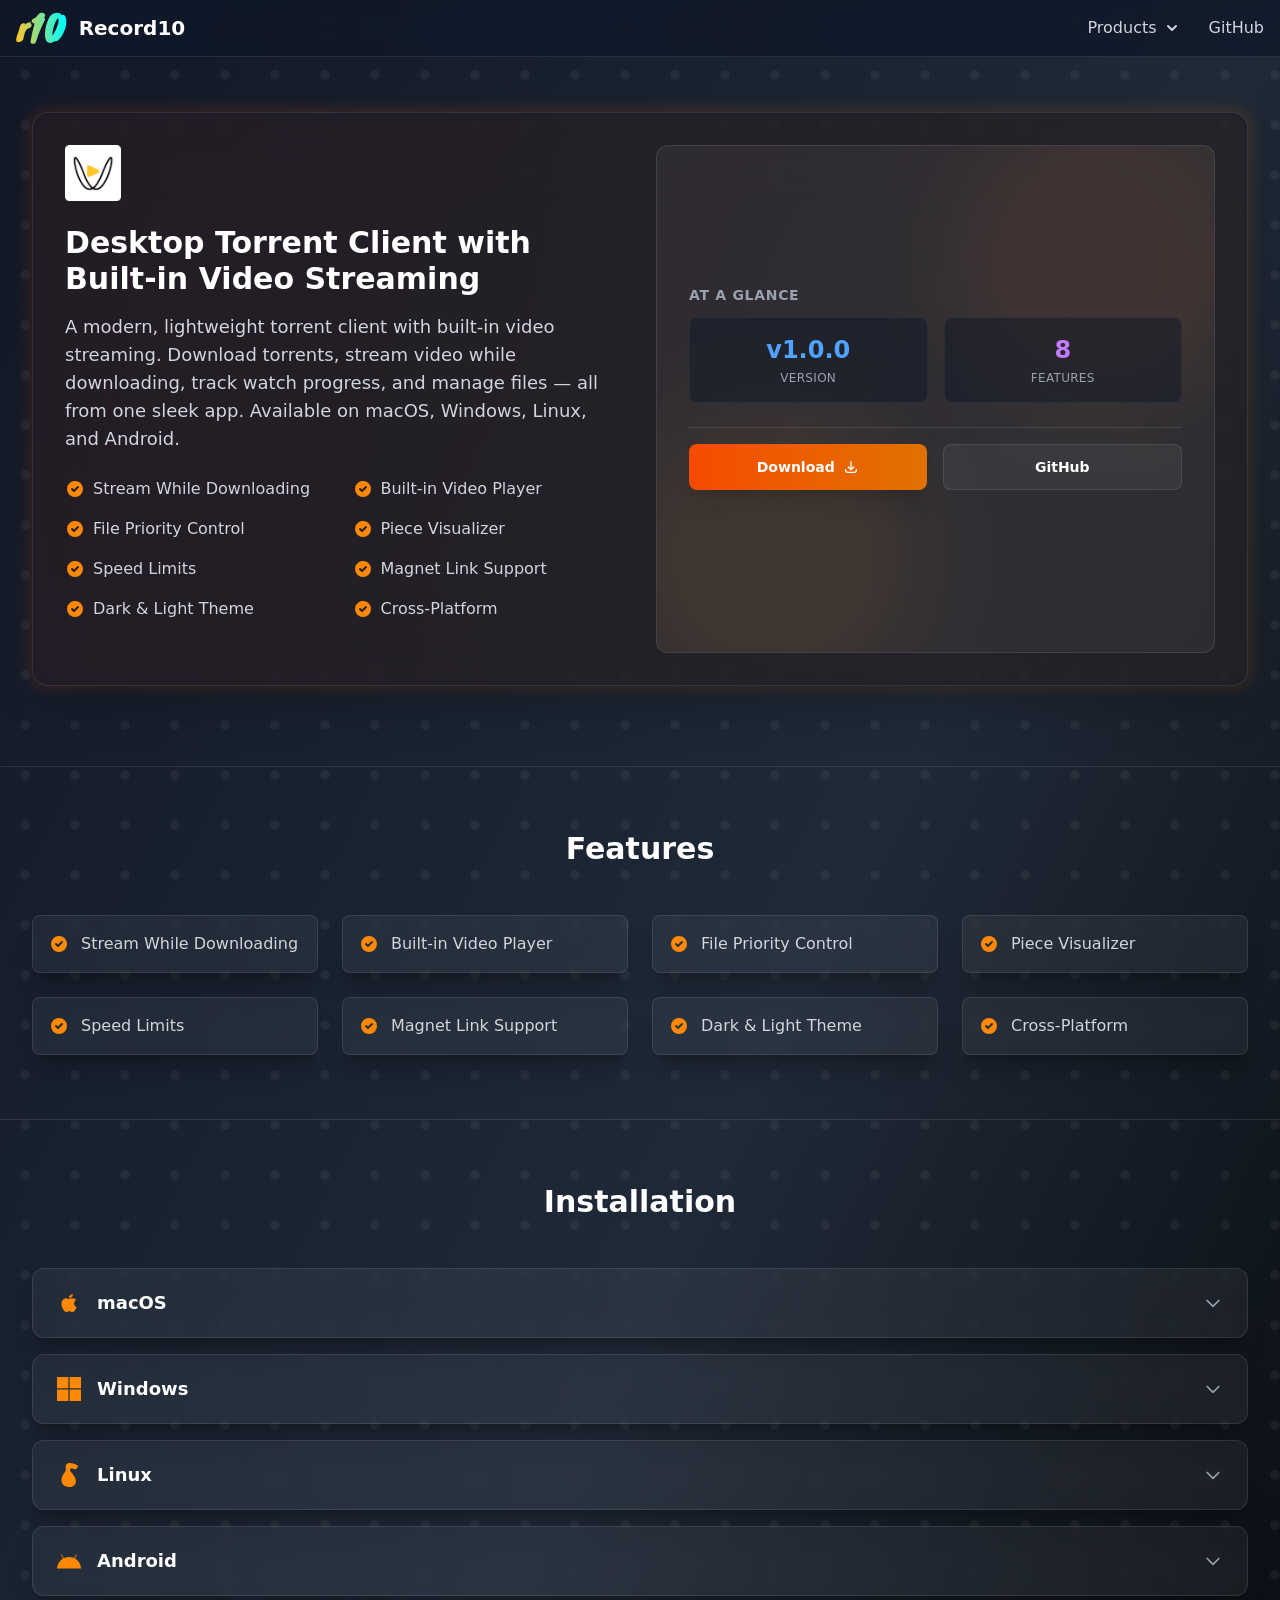
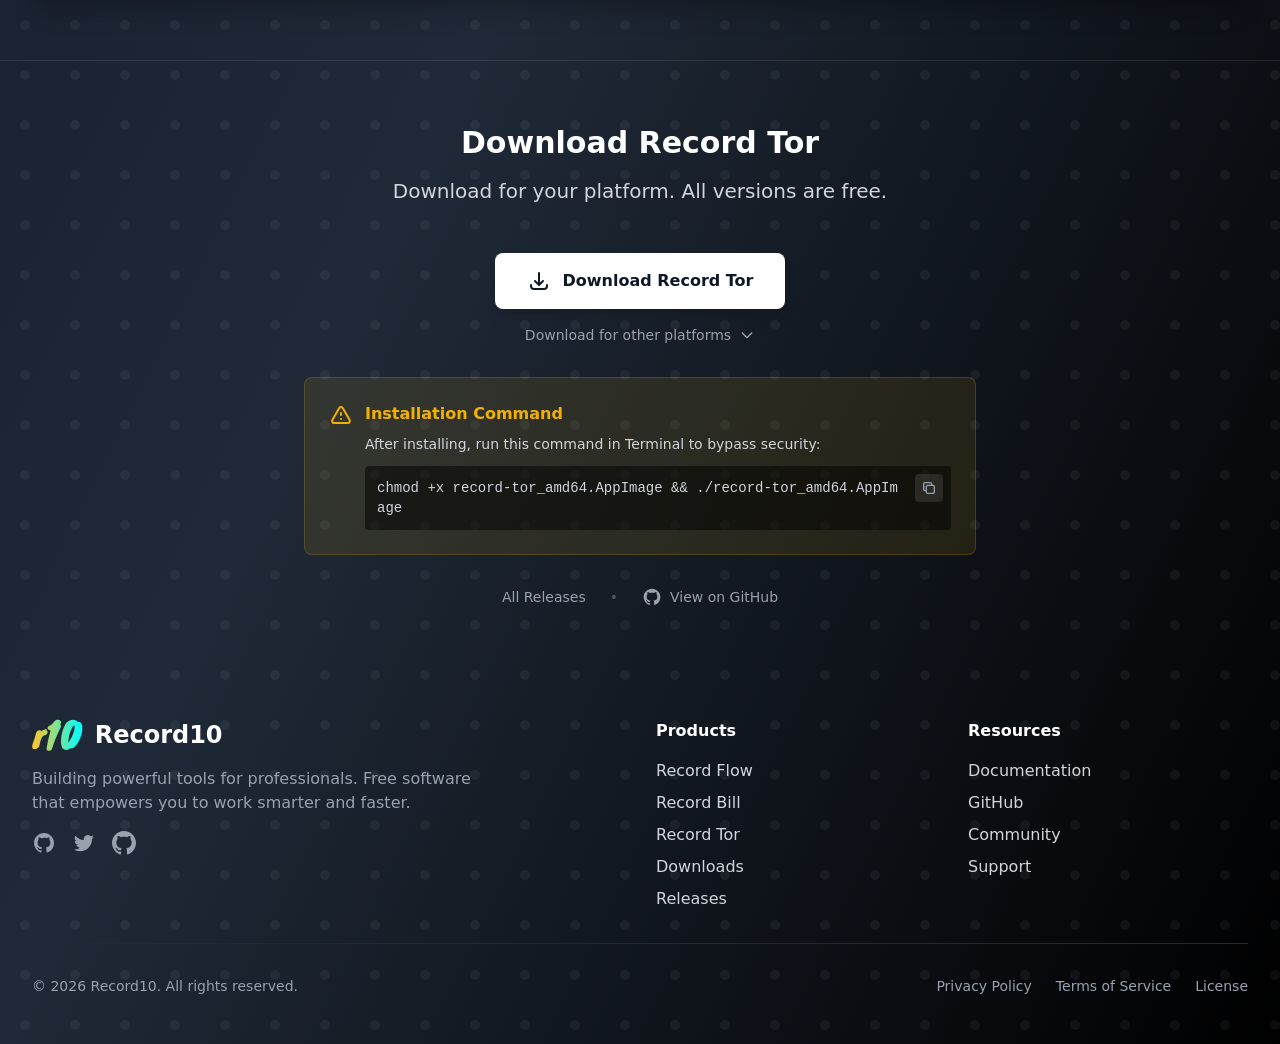
<file: record-tor/index.html>
<!DOCTYPE html><html lang="en"> <head><meta charset="utf-8"><meta name="viewport" content="width=device-width, initial-scale=1"><meta name="generator" content="Astro v5.15.7"><!-- Favicon --><link rel="icon" type="image/svg+xml" href="/favicon.svg"><link rel="apple-touch-icon" sizes="180x180" href="/apple-touch-icon.png"><link rel="icon" type="image/png" sizes="32x32" href="/favicon-32x32.png"><link rel="icon" type="image/png" sizes="16x16" href="/favicon-16x16.png"><link rel="manifest" href="/site.webmanifest"><!-- SEO --><!-- Primary Meta Tags --><meta name="title" content="Record Tor - Desktop Torrent Client with Built-in Video Streaming | Record10"><meta name="description" content="A modern, lightweight torrent client with built-in video streaming. Download torrents, stream video while downloading, track watch progress, and manage files — all from one sleek app. Available on macOS, Windows, Linux, and Android."><meta name="keywords" content="torrent client, video streaming torrent, magnet link handler, torrent video player, desktop torrent app, lightweight torrent client, torrent stream, watch torrent online, cross-platform torrent, free torrent client, torrent file manager, android torrent client"><!-- Open Graph / Facebook --><meta property="og:type" content="website"><meta property="og:url" content="https://record10.com/record-tor/"><meta property="og:title" content="Record Tor - Desktop Torrent Client with Built-in Video Streaming | Record10"><meta property="og:description" content="A modern, lightweight torrent client with built-in video streaming. Download torrents, stream video while downloading, track watch progress, and manage files — all from one sleek app. Available on macOS, Windows, Linux, and Android."><meta property="og:image" content="https://record10.com/og-image.png"><meta property="og:site_name" content="Record10"><!-- Twitter --><meta property="twitter:card" content="summary_large_image"><meta property="twitter:url" content="https://record10.com/record-tor/"><meta property="twitter:title" content="Record Tor - Desktop Torrent Client with Built-in Video Streaming | Record10"><meta property="twitter:description" content="A modern, lightweight torrent client with built-in video streaming. Download torrents, stream video while downloading, track watch progress, and manage files — all from one sleek app. Available on macOS, Windows, Linux, and Android."><meta property="twitter:image" content="https://record10.com/og-image.png"><meta property="twitter:site" content="@Record10"><meta property="twitter:creator" content="@Record10"><!-- Additional SEO --><meta name="robots" content="index, follow"><meta name="googlebot" content="index, follow"><meta name="theme-color" content="#000000"><!-- Canonical URL --><link rel="canonical" href="https://record10.com/record-tor/"><title>Record Tor - Desktop Torrent Client with Built-in Video Streaming | Record10</title><!-- JSON-LD Structured Data for SEO --><script type="application/ld+json">{"@context":"https://schema.org","@type":"Organization","name":"Record10","url":"https://record10.com","logo":"https://record10.com/RF-Logo-Square.png","sameAs":["https://github.com/Record10","https://twitter.com/Record10"],"description":"Free software solutions for professionals and businesses. Discover powerful tools for restaurant management, browser automation, and workflow optimization."}</script><script type="application/ld+json">{"@context":"https://schema.org","@type":"SoftwareApplication","name":"Record Flow","applicationCategory":"DeveloperApplication","operatingSystem":["Windows","macOS","Linux"],"offers":{"@type":"Offer","price":"0","priceCurrency":"USD"},"aggregateRating":{"@type":"AggregateRating","ratingValue":"4.8","ratingCount":"100"},"description":"Record Flow is a free no-code browser automation platform powered by Playwright. Build automated testing workflows, web scraping tasks, and QA automation without coding. Features control flow with loops, multi-tab automation, iframe support, and reusable flows. Perfect for testers, QA engineers, and developers who want a visual Selenium/Playwright alternative.","screenshot":"https://record10.com/og-image.png","softwareVersion":"1.0.0","url":"https://record10.com","downloadUrl":"https://github.com/Record10/record-flow/releases/latest","author":{"@type":"Organization","name":"Record10"}}</script><meta name="astro-view-transitions-enabled" content="true"><meta name="astro-view-transitions-fallback" content="animate"><script type="module" src="/_astro/ClientRouter.astro_astro_type_script_index_0_lang.QW52Ox2j.js"></script><!-- Preload fonts if you add custom fonts --><!-- <link rel="preload" href="/fonts/your-font.woff2" as="font" type="font/woff2" crossorigin> --><link rel="stylesheet" href="/_astro/index.Cb9kp8wy.css"></head> <body class="bg-gray-900 text-white"> <canvas id="pixel-background" data-astro-cid-ym35iswo></canvas>  <script type="module">let r,d,p;function g(){r&&cancelAnimationFrame(r),d&&window.removeEventListener("resize",d),p&&window.removeEventListener("mousemove",p);const l=document.getElementById("pixel-background");if(!l)return;const t=l.getContext("2d");if(!t)return;const e={pixelSize:50,radiusMultiplier:.1,baseAlpha:.05,activeAlpha:.5,maxDistance:400,animationSpeed:.1,color:"255, 255, 255"};let o,c,u=[];const h={x:-1e3,y:-1e3};class f{x;y;size;baseAlpha;targetAlpha;currentAlpha;constructor(s,n,a){this.x=s,this.y=n,this.size=a,this.baseAlpha=e.baseAlpha,this.targetAlpha=e.baseAlpha,this.currentAlpha=e.baseAlpha}update(){const s=h.x,n=h.y+window.scrollY,a=s-(this.x+this.size/2),x=n-(this.y+this.size/2),w=Math.sqrt(a*a+x*x);if(w<e.maxDistance){const z=1-w/e.maxDistance;this.targetAlpha=e.baseAlpha+z*(e.activeAlpha-e.baseAlpha)}else this.targetAlpha=e.baseAlpha;this.currentAlpha+=(this.targetAlpha-this.currentAlpha)*e.animationSpeed}draw(){if(!t)return;t.beginPath(),t.fillStyle=`rgba(${e.color}, ${this.currentAlpha})`;const s=this.size*e.radiusMultiplier;t.arc(this.x+this.size/2,this.y+this.size/2,s,0,Math.PI*2),t.fill()}}function m(){u=[],o=window.innerWidth,c=document.documentElement.scrollHeight,l.width=o,l.height=c;const i=Math.ceil(o/e.pixelSize),s=Math.ceil(c/e.pixelSize);for(let n=0;n<i;n++)for(let a=0;a<s;a++)u.push(new f(n*e.pixelSize,a*e.pixelSize,e.pixelSize))}function A(){t&&(t.clearRect(0,0,o,c),u.forEach(i=>{i.update(),i.draw()}),r=requestAnimationFrame(A))}d=()=>{m()},p=i=>{h.x=i.clientX,h.y=i.clientY},window.addEventListener("resize",d),window.addEventListener("mousemove",p),m(),A()}document.addEventListener("astro:page-load",g);document.addEventListener("astro:before-swap",()=>{r&&cancelAnimationFrame(r)});</script> <header class="fixed w-full z-50 top-0 start-0 border-b border-gray-200/10 bg-gray-900/80 backdrop-blur-md"> <div class="max-w-7xl mx-auto flex flex-wrap items-center justify-between px-4 py-3"> <!-- Logo --> <a href="/" class="flex items-center space-x-3 rtl:space-x-reverse"> <img src="/r10.svg" class="h-8" alt="Record10 Logo"> <span class="self-center text-xl font-semibold whitespace-nowrap text-white">Record10</span> </a> <!-- Mobile Menu Button --> <button data-collapse-toggle="navbar-dropdown" type="button" class="inline-flex items-center p-2 w-10 h-10 justify-center text-sm text-gray-400 rounded-lg md:hidden hover:bg-gray-800 focus:outline-none focus:ring-2 focus:ring-gray-600" aria-controls="navbar-dropdown" aria-expanded="false"> <span class="sr-only">Open main menu</span> <svg class="w-5 h-5" aria-hidden="true" xmlns="http://www.w3.org/2000/svg" fill="none" viewBox="0 0 17 14"> <path stroke="currentColor" stroke-linecap="round" stroke-linejoin="round" stroke-width="2" d="M1 1h15M1 7h15M1 13h15"></path> </svg> </button> <!-- Navigation --> <div class="hidden w-full md:block md:w-auto" id="navbar-dropdown"> <ul class="flex flex-col font-medium p-4 md:p-0 mt-4 border border-gray-700 rounded-lg bg-gray-800 md:space-x-8 md:flex-row md:mt-0 md:border-0 md:bg-transparent"> <!-- Products Dropdown --> <li class="relative"> <button id="dropdownNavbarLink" data-dropdown-toggle="dropdownNavbar" class="flex items-center justify-between w-full py-2 px-3 text-gray-300 rounded hover:bg-gray-700 md:hover:bg-transparent md:border-0 md:hover:text-green-400 md:p-0 transition-colors">
Products
<svg class="w-2.5 h-2.5 ms-2.5" aria-hidden="true" xmlns="http://www.w3.org/2000/svg" fill="none" viewBox="0 0 10 6"> <path stroke="currentColor" stroke-linecap="round" stroke-linejoin="round" stroke-width="2" d="m1 1 4 4 4-4"></path> </svg> </button> <!-- Dropdown Menu --> <div id="dropdownNavbar" class="z-50 hidden font-normal bg-gray-800 divide-y divide-gray-700 rounded-lg shadow-xl border border-gray-700 w-80 absolute top-full mt-2 left-0 md:left-auto md:-right-4"> <div class="p-2"> <!-- Record Bill Card --> <a href="/record-bill" class="block p-4 rounded-lg hover:bg-gray-700 transition-colors group"> <div class="flex items-start gap-4"> <div class="flex-shrink-0"> <img src="/record_bill.svg" alt="Record Bill" class="w-10 h-10 rounded bg-white border border-gray-600 p-1"> </div> <div> <div class="text-sm font-semibold text-white group-hover:text-blue-400 transition-colors">
Record Bill
</div> <div class="text-xs text-gray-400 mt-1 line-clamp-2"> All-in-one restaurant management software. Manage tables, take orders, generate bills, and track sales - all from one simple app. Perfect for restaurants, cafes, bars, and food courts. </div> <div class="mt-2 text-xs text-blue-400 flex items-center gap-1 opacity-0 group-hover:opacity-100 transition-opacity">
Learn more
<svg class="w-3 h-3" fill="none" stroke="currentColor" viewBox="0 0 24 24"><path stroke-linecap="round" stroke-linejoin="round" stroke-width="2" d="M9 5l7 7-7 7"></path></svg> </div> </div> </div> </a> <!-- Record Flow Card --> <a href="/record-flow" class="block p-4 rounded-lg hover:bg-gray-700 transition-colors group"> <div class="flex items-start gap-4"> <div class="flex-shrink-0"> <img src="/RF-Logo-Square.png" alt="Record Flow" class="w-10 h-10 rounded bg-gray-900 border border-gray-600 p-1"> </div> <div> <div class="text-sm font-semibold text-white group-hover:text-green-400 transition-colors">
Record Flow
</div> <div class="text-xs text-gray-400 mt-1 line-clamp-2">
Browser automation tool for testing & workflows
</div> <div class="mt-2 text-xs text-green-400 flex items-center gap-1 opacity-0 group-hover:opacity-100 transition-opacity">
Download
<svg class="w-3 h-3" fill="none" stroke="currentColor" viewBox="0 0 24 24"><path stroke-linecap="round" stroke-linejoin="round" stroke-width="2" d="M9 5l7 7-7 7"></path></svg> </div> </div> </div> </a> <!-- Record Tor Card --> <a href="/record-tor" class="block p-4 rounded-lg hover:bg-gray-700 transition-colors group"> <div class="flex items-start gap-4"> <div class="flex-shrink-0"> <img src="/record_tor.png" alt="Record Tor" class="w-10 h-10 rounded bg-gray-900 border border-gray-600 p-1"> </div> <div> <div class="text-sm font-semibold text-white group-hover:text-orange-400 transition-colors">
Record Tor
</div> <div class="text-xs text-gray-400 mt-1 line-clamp-2">
Torrent client with built-in video streaming
</div> <div class="mt-2 text-xs text-orange-400 flex items-center gap-1 opacity-0 group-hover:opacity-100 transition-opacity">
Download
<svg class="w-3 h-3" fill="none" stroke="currentColor" viewBox="0 0 24 24"><path stroke-linecap="round" stroke-linejoin="round" stroke-width="2" d="M9 5l7 7-7 7"></path></svg> </div> </div> </div> </a> </div> </div> </li> <li> <a href="https://github.com/Record10" target="_blank" class="block py-2 px-3 text-gray-300 rounded hover:bg-gray-700 md:hover:bg-transparent md:border-0 md:hover:text-green-400 md:p-0 transition-colors">GitHub</a> </li> </ul> </div> </div> </header> <script type="module">function m(){console.log("Setting up dropdowns...");const n=document.querySelectorAll("[data-dropdown-toggle]"),d=document.querySelector('[data-collapse-toggle="navbar-dropdown"]'),r=document.getElementById("navbar-dropdown"),p=()=>{n.forEach(t=>{const e=t.getAttribute("data-dropdown-toggle");if(!e)return;const o=document.getElementById(e);o&&!o.classList.contains("hidden")&&o.classList.add("hidden")})},c=t=>{t.stopPropagation();const e=t.currentTarget,o=e.getAttribute("data-dropdown-toggle");if(!o)return;const a=document.getElementById(o);a&&(n.forEach(l=>{if(l!==e){const g=l.getAttribute("data-dropdown-toggle");if(g){const u=document.getElementById(g);u&&u.classList.add("hidden")}}}),a.classList.toggle("hidden"))},s=t=>{const e=t.target;e.closest("[data-dropdown-toggle]")||e.closest('[id^="dropdown"]')||p()},i=()=>{r&&r.classList.toggle("hidden")};document.removeEventListener("click",s),n.forEach(t=>t.removeEventListener("click",c)),d&&d.removeEventListener("click",i),n.forEach(t=>t.addEventListener("click",c)),document.addEventListener("click",s),d&&d.addEventListener("click",i)}document.addEventListener("astro:page-load",m);</script> <main class="pt-16">  <script type="application/ld+json">{"@context":"https://schema.org","@type":"SoftwareApplication","name":"Record Tor","applicationCategory":"MultimediaApplication","operatingSystem":["Windows","macOS","Linux","Android"],"offers":{"@type":"Offer","price":"0","priceCurrency":"USD"},"description":"A modern, lightweight torrent client with built-in video streaming. Download torrents, stream video while downloading, track watch progress, and manage files — all from one sleek app. Available on macOS, Windows, Linux, and Android.","softwareVersion":"1.0.0","url":"https://record10.com/record-tor","downloadUrl":"https://github.com/Record10/record-tor-public/releases/latest","author":{"@type":"Organization","name":"Record10"},"featureList":"Stream While Downloading, Built-in Video Player, File Priority Control, Piece Visualizer, Speed Limits, Magnet Link Support, Dark & Light Theme, Cross-Platform"}</script> <div class="min-h-screen text-white"> <!-- Product Card Hero --> <div class="max-w-7xl mx-auto px-4 sm:px-6 lg:px-8 pt-12"> <div id="record-tor" class="mb-20 scroll-mt-28"> <div class="relative group"> <div class="absolute -inset-0.5 blur opacity-20 group-hover:opacity-40 bg-linear-to-r from-orange-600 to-amber-600 rounded-2xl transition duration-500"></div> <div class="relative bg-gray-900/60 backdrop-blur-2xl rounded-2xl overflow-hidden border border-white/10 shadow-2xl">  <div class="grid grid-cols-1 lg:grid-cols-2 gap-8 p-6 lg:p-8"> <!-- Product Info --> <div class="flex flex-col justify-center">  <!-- Logo --> <img src="/record_tor.png" alt="Record Tor" class="h-14 mb-6 w-auto object-contain object-left"> <h3 class="text-3xl font-bold text-white mb-4"> Desktop Torrent Client with Built-in Video Streaming </h3> <p class="text-lg text-gray-300 mb-6"> A modern, lightweight torrent client with built-in video streaming. Download torrents, stream video while downloading, track watch progress, and manage files — all from one sleek app. Available on macOS, Windows, Linux, and Android. </p> <!-- Key Features --> <div class="grid grid-cols-2 gap-4 mb-8"> <div class="flex items-start gap-2"> <svg class="h-5 w-5 text-orange-400 shrink-0 mt-0.5" fill="currentColor" viewBox="0 0 20 20"> <path fill-rule="evenodd" d="M10 18a8 8 0 100-16 8 8 0 000 16zm3.707-9.293a1 1 0 00-1.414-1.414L9 10.586 7.707 9.293a1 1 0 00-1.414 1.414l2 2a1 1 0 001.414 0l4-4z" clip-rule="evenodd"></path> </svg> <span class="text-gray-300">Stream While Downloading</span> </div><div class="flex items-start gap-2"> <svg class="h-5 w-5 text-orange-400 shrink-0 mt-0.5" fill="currentColor" viewBox="0 0 20 20"> <path fill-rule="evenodd" d="M10 18a8 8 0 100-16 8 8 0 000 16zm3.707-9.293a1 1 0 00-1.414-1.414L9 10.586 7.707 9.293a1 1 0 00-1.414 1.414l2 2a1 1 0 001.414 0l4-4z" clip-rule="evenodd"></path> </svg> <span class="text-gray-300">Built-in Video Player</span> </div><div class="flex items-start gap-2"> <svg class="h-5 w-5 text-orange-400 shrink-0 mt-0.5" fill="currentColor" viewBox="0 0 20 20"> <path fill-rule="evenodd" d="M10 18a8 8 0 100-16 8 8 0 000 16zm3.707-9.293a1 1 0 00-1.414-1.414L9 10.586 7.707 9.293a1 1 0 00-1.414 1.414l2 2a1 1 0 001.414 0l4-4z" clip-rule="evenodd"></path> </svg> <span class="text-gray-300">File Priority Control</span> </div><div class="flex items-start gap-2"> <svg class="h-5 w-5 text-orange-400 shrink-0 mt-0.5" fill="currentColor" viewBox="0 0 20 20"> <path fill-rule="evenodd" d="M10 18a8 8 0 100-16 8 8 0 000 16zm3.707-9.293a1 1 0 00-1.414-1.414L9 10.586 7.707 9.293a1 1 0 00-1.414 1.414l2 2a1 1 0 001.414 0l4-4z" clip-rule="evenodd"></path> </svg> <span class="text-gray-300">Piece Visualizer</span> </div><div class="flex items-start gap-2"> <svg class="h-5 w-5 text-orange-400 shrink-0 mt-0.5" fill="currentColor" viewBox="0 0 20 20"> <path fill-rule="evenodd" d="M10 18a8 8 0 100-16 8 8 0 000 16zm3.707-9.293a1 1 0 00-1.414-1.414L9 10.586 7.707 9.293a1 1 0 00-1.414 1.414l2 2a1 1 0 001.414 0l4-4z" clip-rule="evenodd"></path> </svg> <span class="text-gray-300">Speed Limits</span> </div><div class="flex items-start gap-2"> <svg class="h-5 w-5 text-orange-400 shrink-0 mt-0.5" fill="currentColor" viewBox="0 0 20 20"> <path fill-rule="evenodd" d="M10 18a8 8 0 100-16 8 8 0 000 16zm3.707-9.293a1 1 0 00-1.414-1.414L9 10.586 7.707 9.293a1 1 0 00-1.414 1.414l2 2a1 1 0 001.414 0l4-4z" clip-rule="evenodd"></path> </svg> <span class="text-gray-300">Magnet Link Support</span> </div><div class="flex items-start gap-2"> <svg class="h-5 w-5 text-orange-400 shrink-0 mt-0.5" fill="currentColor" viewBox="0 0 20 20"> <path fill-rule="evenodd" d="M10 18a8 8 0 100-16 8 8 0 000 16zm3.707-9.293a1 1 0 00-1.414-1.414L9 10.586 7.707 9.293a1 1 0 00-1.414 1.414l2 2a1 1 0 001.414 0l4-4z" clip-rule="evenodd"></path> </svg> <span class="text-gray-300">Dark &amp; Light Theme</span> </div><div class="flex items-start gap-2"> <svg class="h-5 w-5 text-orange-400 shrink-0 mt-0.5" fill="currentColor" viewBox="0 0 20 20"> <path fill-rule="evenodd" d="M10 18a8 8 0 100-16 8 8 0 000 16zm3.707-9.293a1 1 0 00-1.414-1.414L9 10.586 7.707 9.293a1 1 0 00-1.414 1.414l2 2a1 1 0 001.414 0l4-4z" clip-rule="evenodd"></path> </svg> <span class="text-gray-300">Cross-Platform</span> </div> </div> </div> <!-- Product Visual / Info --> <div class="relative overflow-hidden flex flex-col justify-center gap-8 bg-white/5 rounded-xl p-8 border border-white/10"> <!-- Decorative circles --> <div class="absolute -top-8 -right-8 bg-orange-500/20 w-72 h-72 rounded-full mix-blend-screen filter blur-2xl opacity-40 animate-blob"></div> <div class="absolute -bottom-12 -left-8 bg-amber-500/20 w-72 h-72 rounded-full mix-blend-screen filter blur-2xl opacity-40 animate-blob animation-delay-2000"></div>  <!-- Content Wrapper --> <div class="relative z-10 w-full space-y-6"> <!-- Stats --> <div> <h4 class="font-semibold mb-3 text-sm uppercase tracking-wider text-gray-400">
At a Glance
</h4> <div class="grid grid-cols-2 gap-4">   <div class="bg-gray-900/50 p-4 rounded-lg text-center border border-white/5"> <div id="record-tor-version" class="text-2xl font-bold text-blue-400">
v1.0.0 </div> <div class="text-xs text-gray-400 uppercase tracking-wide mt-1">Version</div> </div> <div class="bg-gray-900/50 p-4 rounded-lg text-center border border-white/5"> <div class="text-2xl font-bold text-purple-400"> 8 </div> <div class="text-xs text-gray-400 uppercase tracking-wide mt-1">Features</div> </div> </div> </div> <!-- CTAs --> <div class="flex flex-col sm:flex-row gap-4 pt-4 border-t border-white/10"> <a id="record-tor-download" href="https://github.com/Record10/record-tor-public/releases/latest" target="_blank" rel="noopener noreferrer" class="flex-1 inline-flex items-center justify-center px-4 py-3 bg-linear-to-r from-orange-600 to-amber-600 text-white font-bold rounded-lg shadow-xl hover:scale-105 transition-all duration-200 text-sm">
Download
<svg class="ml-2 h-4 w-4" fill="none" stroke="currentColor" viewBox="0 0 24 24"> <path stroke-linecap="round" stroke-linejoin="round" stroke-width="2" d="M4 16v1a3 3 0 003 3h10a3 3 0 003-3v-1m-4-4l-4 4m0 0l-4-4m4 4V4"></path> </svg> </a>  <a href="https://github.com/Record10/record-tor-public" target="_blank" rel="noopener noreferrer" class="flex-1 inline-flex items-center justify-center px-4 py-3 bg-white/5 hover:bg-white/10 text-white font-semibold rounded-lg border border-white/10 transition-colors duration-200 text-sm">
GitHub
</a> </div> <!-- Embedded Install Command --> <div id="record-tor-install-block" class="hidden mt-2 border border-white/10 bg-black/30 rounded-lg overflow-hidden"> <div class="px-3 py-2 bg-white/5 border-b border-white/10 flex justify-between items-center"> <span class="text-xs text-gray-400 font-semibold uppercase tracking-wider" id="record-tor-install-title">Install Command</span> <span class="text-xs text-yellow-500 font-medium">Run after download</span> </div> <div class="relative group p-3"> <code id="record-tor-install-command" class="block font-mono text-sm text-green-400 break-all pr-10"></code> <button id="record-tor-install-copy" class="absolute right-2 top-2 p-1.5 text-gray-400 hover:text-white bg-white/10 hover:bg-white/20 rounded transition-colors" title="Copy command"> <svg class="h-4 w-4" fill="none" viewBox="0 0 24 24" stroke="currentColor"> <path stroke-linecap="round" stroke-linejoin="round" stroke-width="2" d="M8 16H6a2 2 0 01-2-2V6a2 2 0 012-2h8a2 2 0 012 2v2m-6 12h8a2 2 0 002-2v-8a2 2 0 00-2-2h-8a2 2 0 00-2 2v8a2 2 0 002 2z"></path> </svg> </button> <div id="record-tor-install-feedback" class="absolute right-2 -top-6 bg-green-500 text-white text-xs px-2 py-1 rounded opacity-0 transition-opacity duration-200 pointer-events-none">
Copied!
</div> </div> </div> </div> </div> </div> </div> </div> </div> </div> <!-- Features --> <section class="py-16 border-t border-white/10"> <div class="max-w-7xl mx-auto px-4 sm:px-6 lg:px-8"> <h2 class="text-3xl font-bold text-center mb-12">Features</h2> <div class="grid grid-cols-1 sm:grid-cols-2 lg:grid-cols-4 gap-6"> <div class="flex items-center gap-3 bg-white/5 backdrop-blur-md shadow-xl shadow-black/20 hover:bg-white/10 transition-colors rounded-lg p-4 border border-white/10"> <svg class="h-5 w-5 text-orange-400 shrink-0" fill="currentColor" viewBox="0 0 20 20"> <path fill-rule="evenodd" d="M10 18a8 8 0 100-16 8 8 0 000 16zm3.707-9.293a1 1 0 00-1.414-1.414L9 10.586 7.707 9.293a1 1 0 00-1.414 1.414l2 2a1 1 0 001.414 0l4-4z" clip-rule="evenodd"></path> </svg> <span class="text-gray-300">Stream While Downloading</span> </div><div class="flex items-center gap-3 bg-white/5 backdrop-blur-md shadow-xl shadow-black/20 hover:bg-white/10 transition-colors rounded-lg p-4 border border-white/10"> <svg class="h-5 w-5 text-orange-400 shrink-0" fill="currentColor" viewBox="0 0 20 20"> <path fill-rule="evenodd" d="M10 18a8 8 0 100-16 8 8 0 000 16zm3.707-9.293a1 1 0 00-1.414-1.414L9 10.586 7.707 9.293a1 1 0 00-1.414 1.414l2 2a1 1 0 001.414 0l4-4z" clip-rule="evenodd"></path> </svg> <span class="text-gray-300">Built-in Video Player</span> </div><div class="flex items-center gap-3 bg-white/5 backdrop-blur-md shadow-xl shadow-black/20 hover:bg-white/10 transition-colors rounded-lg p-4 border border-white/10"> <svg class="h-5 w-5 text-orange-400 shrink-0" fill="currentColor" viewBox="0 0 20 20"> <path fill-rule="evenodd" d="M10 18a8 8 0 100-16 8 8 0 000 16zm3.707-9.293a1 1 0 00-1.414-1.414L9 10.586 7.707 9.293a1 1 0 00-1.414 1.414l2 2a1 1 0 001.414 0l4-4z" clip-rule="evenodd"></path> </svg> <span class="text-gray-300">File Priority Control</span> </div><div class="flex items-center gap-3 bg-white/5 backdrop-blur-md shadow-xl shadow-black/20 hover:bg-white/10 transition-colors rounded-lg p-4 border border-white/10"> <svg class="h-5 w-5 text-orange-400 shrink-0" fill="currentColor" viewBox="0 0 20 20"> <path fill-rule="evenodd" d="M10 18a8 8 0 100-16 8 8 0 000 16zm3.707-9.293a1 1 0 00-1.414-1.414L9 10.586 7.707 9.293a1 1 0 00-1.414 1.414l2 2a1 1 0 001.414 0l4-4z" clip-rule="evenodd"></path> </svg> <span class="text-gray-300">Piece Visualizer</span> </div><div class="flex items-center gap-3 bg-white/5 backdrop-blur-md shadow-xl shadow-black/20 hover:bg-white/10 transition-colors rounded-lg p-4 border border-white/10"> <svg class="h-5 w-5 text-orange-400 shrink-0" fill="currentColor" viewBox="0 0 20 20"> <path fill-rule="evenodd" d="M10 18a8 8 0 100-16 8 8 0 000 16zm3.707-9.293a1 1 0 00-1.414-1.414L9 10.586 7.707 9.293a1 1 0 00-1.414 1.414l2 2a1 1 0 001.414 0l4-4z" clip-rule="evenodd"></path> </svg> <span class="text-gray-300">Speed Limits</span> </div><div class="flex items-center gap-3 bg-white/5 backdrop-blur-md shadow-xl shadow-black/20 hover:bg-white/10 transition-colors rounded-lg p-4 border border-white/10"> <svg class="h-5 w-5 text-orange-400 shrink-0" fill="currentColor" viewBox="0 0 20 20"> <path fill-rule="evenodd" d="M10 18a8 8 0 100-16 8 8 0 000 16zm3.707-9.293a1 1 0 00-1.414-1.414L9 10.586 7.707 9.293a1 1 0 00-1.414 1.414l2 2a1 1 0 001.414 0l4-4z" clip-rule="evenodd"></path> </svg> <span class="text-gray-300">Magnet Link Support</span> </div><div class="flex items-center gap-3 bg-white/5 backdrop-blur-md shadow-xl shadow-black/20 hover:bg-white/10 transition-colors rounded-lg p-4 border border-white/10"> <svg class="h-5 w-5 text-orange-400 shrink-0" fill="currentColor" viewBox="0 0 20 20"> <path fill-rule="evenodd" d="M10 18a8 8 0 100-16 8 8 0 000 16zm3.707-9.293a1 1 0 00-1.414-1.414L9 10.586 7.707 9.293a1 1 0 00-1.414 1.414l2 2a1 1 0 001.414 0l4-4z" clip-rule="evenodd"></path> </svg> <span class="text-gray-300">Dark &amp; Light Theme</span> </div><div class="flex items-center gap-3 bg-white/5 backdrop-blur-md shadow-xl shadow-black/20 hover:bg-white/10 transition-colors rounded-lg p-4 border border-white/10"> <svg class="h-5 w-5 text-orange-400 shrink-0" fill="currentColor" viewBox="0 0 20 20"> <path fill-rule="evenodd" d="M10 18a8 8 0 100-16 8 8 0 000 16zm3.707-9.293a1 1 0 00-1.414-1.414L9 10.586 7.707 9.293a1 1 0 00-1.414 1.414l2 2a1 1 0 001.414 0l4-4z" clip-rule="evenodd"></path> </svg> <span class="text-gray-300">Cross-Platform</span> </div> </div> </div> </section> <!-- Installation Instructions --> <section class="py-16 border-t border-white/10"> <div class="max-w-7xl mx-auto px-4 sm:px-6 lg:px-8"> <h2 class="text-3xl font-bold text-center mb-12">Installation</h2> <div class="space-y-4"> <details class="group bg-white/5 backdrop-blur-md shadow-xl shadow-black/20 rounded-xl border border-white/10 overflow-hidden"> <summary class="flex items-center gap-4 px-6 py-5 cursor-pointer hover:bg-white/5 transition-colors list-none"> <span class="text-orange-400"><svg class="h-6 w-6" fill="currentColor" viewBox="0 0 24 24"><path d="M17.05 20.28c-.98.95-2.05.8-3.08.35-1.09-.46-2.09-.48-3.24 0-1.44.62-2.2.44-3.06-.35C2.79 15.25 3.51 7.59 9.05 7.31c1.35.07 2.29.74 3.08.8 1.18-.24 2.31-.93 3.57-.84 1.51.12 2.65.72 3.4 1.8-3.12 1.87-2.38 5.98.48 7.13-.57 1.5-1.31 2.99-2.54 4.09l.01-.01zM12.03 7.25c-.15-2.23 1.66-4.07 3.74-4.25.29 2.58-2.34 4.5-3.74 4.25z"/></svg></span> <span class="text-lg font-semibold flex-1">macOS</span> <svg class="h-5 w-5 text-gray-400 transform transition-transform group-open:rotate-180" fill="none" stroke="currentColor" viewBox="0 0 24 24"> <path stroke-linecap="round" stroke-linejoin="round" stroke-width="2" d="M19 9l-7 7-7-7"></path> </svg> </summary> <div class="px-6 pb-6 pt-2 border-t border-white/10"> <ol class="space-y-3 text-gray-300"> <li class="flex gap-3"> <span class="shrink-0 w-6 h-6 rounded-full bg-orange-500/20 text-orange-400 text-sm font-bold flex items-center justify-center"> 1 </span> <span>Download <code>RecordTor_x64.dmg</code> from the latest release.</span> </li><li class="flex gap-3"> <span class="shrink-0 w-6 h-6 rounded-full bg-orange-500/20 text-orange-400 text-sm font-bold flex items-center justify-center"> 2 </span> <span>Open the <code>.dmg</code> file and drag <strong>RecordTor</strong> into your <strong>Applications</strong> folder.</span> </li><li class="flex gap-3"> <span class="shrink-0 w-6 h-6 rounded-full bg-orange-500/20 text-orange-400 text-sm font-bold flex items-center justify-center"> 3 </span> <span>The app is unsigned. macOS will block it on first launch. Run this command in Terminal once:</span> </li> </ol> <div class="mt-4 bg-black/40 rounded-lg p-4 font-mono text-sm text-gray-300 flex items-center justify-between gap-4"> <code>xattr -cr /Applications/RecordTor.app</code> <button onclick="navigator.clipboard.writeText('xattr -cr /Applications/RecordTor.app')" class="shrink-0 p-1.5 text-gray-400 hover:text-white bg-white/10 hover:bg-white/20 rounded transition-colors" title="Copy"> <svg class="h-4 w-4" fill="none" viewBox="0 0 24 24" stroke="currentColor"> <path stroke-linecap="round" stroke-linejoin="round" stroke-width="2" d="M8 16H6a2 2 0 01-2-2V6a2 2 0 012-2h8a2 2 0 012 2v2m-6 12h8a2 2 0 002-2v-8a2 2 0 00-2-2h-8a2 2 0 00-2 2v8a2 2 0 002 2z"></path> </svg> </button> </div>  </div> </details><details class="group bg-white/5 backdrop-blur-md shadow-xl shadow-black/20 rounded-xl border border-white/10 overflow-hidden"> <summary class="flex items-center gap-4 px-6 py-5 cursor-pointer hover:bg-white/5 transition-colors list-none"> <span class="text-orange-400"><svg class="h-6 w-6" fill="currentColor" viewBox="0 0 24 24"><path d="M0 0h11.377v11.372H0zM12.623 0H24v11.372H12.623zM0 12.623h11.377V24H0zM12.623 12.623H24V24H12.623z"/></svg></span> <span class="text-lg font-semibold flex-1">Windows</span> <svg class="h-5 w-5 text-gray-400 transform transition-transform group-open:rotate-180" fill="none" stroke="currentColor" viewBox="0 0 24 24"> <path stroke-linecap="round" stroke-linejoin="round" stroke-width="2" d="M19 9l-7 7-7-7"></path> </svg> </summary> <div class="px-6 pb-6 pt-2 border-t border-white/10"> <ol class="space-y-3 text-gray-300"> <li class="flex gap-3"> <span class="shrink-0 w-6 h-6 rounded-full bg-orange-500/20 text-orange-400 text-sm font-bold flex items-center justify-center"> 1 </span> <span>Download <code>RecordTor_x64-setup.exe</code> from the latest release.</span> </li><li class="flex gap-3"> <span class="shrink-0 w-6 h-6 rounded-full bg-orange-500/20 text-orange-400 text-sm font-bold flex items-center justify-center"> 2 </span> <span>Run the installer and follow the on-screen instructions.</span> </li><li class="flex gap-3"> <span class="shrink-0 w-6 h-6 rounded-full bg-orange-500/20 text-orange-400 text-sm font-bold flex items-center justify-center"> 3 </span> <span>The app is unsigned, so Windows SmartScreen may show a warning. Click <strong>"More info"</strong> and then <strong>"Run anyway"</strong>.</span> </li> </ol>   </div> </details><details class="group bg-white/5 backdrop-blur-md shadow-xl shadow-black/20 rounded-xl border border-white/10 overflow-hidden"> <summary class="flex items-center gap-4 px-6 py-5 cursor-pointer hover:bg-white/5 transition-colors list-none"> <span class="text-orange-400"><svg class="h-6 w-6" fill="currentColor" viewBox="0 0 24 24"><path d="M12.504 0c-.155 0-.315.008-.480.021-4.226.333-3.105 4.807-3.17 6.298-.076 1.092-.3 1.953-1.05 3.02-.885 1.051-2.127 2.75-2.716 4.521-.278.84-.632 1.895-.632 3.14 0 3.691 2.042 5.932 5.632 6.808 3.432.836 8.812-.567 8.812-5.678 0-1.092-.39-2.228-.792-3.14-.36-.819-.844-1.711-1.428-2.58-.665-.994-1.482-1.933-2.172-2.8-.548-.688-1.05-1.343-1.302-1.963-.315-.777-.164-2.287 1.322-2.287 1.545 0 2.083 1.035 3.237 1.035 1.545 0 3.237-1.801 3.237-3.663C19.504 1.801 16.504 0 12.504 0z"/></svg></span> <span class="text-lg font-semibold flex-1">Linux</span> <svg class="h-5 w-5 text-gray-400 transform transition-transform group-open:rotate-180" fill="none" stroke="currentColor" viewBox="0 0 24 24"> <path stroke-linecap="round" stroke-linejoin="round" stroke-width="2" d="M19 9l-7 7-7-7"></path> </svg> </summary> <div class="px-6 pb-6 pt-2 border-t border-white/10"> <ol class="space-y-3 text-gray-300"> <li class="flex gap-3"> <span class="shrink-0 w-6 h-6 rounded-full bg-orange-500/20 text-orange-400 text-sm font-bold flex items-center justify-center"> 1 </span> <span>Download <code>record-tor_amd64.AppImage</code> or <code>record-tor_amd64.deb</code>.</span> </li><li class="flex gap-3"> <span class="shrink-0 w-6 h-6 rounded-full bg-orange-500/20 text-orange-400 text-sm font-bold flex items-center justify-center"> 2 </span> <span>For AppImage, make it executable and run:</span> </li> </ol> <div class="mt-4 bg-black/40 rounded-lg p-4 font-mono text-sm text-gray-300 flex items-center justify-between gap-4"> <code>chmod +x record-tor_amd64.AppImage &amp;&amp; ./record-tor_amd64.AppImage</code> <button onclick="navigator.clipboard.writeText('chmod +x record-tor_amd64.AppImage &#38;&#38; ./record-tor_amd64.AppImage')" class="shrink-0 p-1.5 text-gray-400 hover:text-white bg-white/10 hover:bg-white/20 rounded transition-colors" title="Copy"> <svg class="h-4 w-4" fill="none" viewBox="0 0 24 24" stroke="currentColor"> <path stroke-linecap="round" stroke-linejoin="round" stroke-width="2" d="M8 16H6a2 2 0 01-2-2V6a2 2 0 012-2h8a2 2 0 012 2v2m-6 12h8a2 2 0 002-2v-8a2 2 0 00-2-2h-8a2 2 0 00-2 2v8a2 2 0 002 2z"></path> </svg> </button> </div> <div class="mt-3"> <p class="text-gray-400 text-sm mb-2">Or install via .deb:</p> <div class="bg-black/40 rounded-lg p-4 font-mono text-sm text-gray-300 flex items-center justify-between gap-4"> <code>sudo dpkg -i record-tor_amd64.deb</code> <button onclick="navigator.clipboard.writeText('sudo dpkg -i record-tor_amd64.deb')" class="shrink-0 p-1.5 text-gray-400 hover:text-white bg-white/10 hover:bg-white/20 rounded transition-colors" title="Copy"> <svg class="h-4 w-4" fill="none" viewBox="0 0 24 24" stroke="currentColor"> <path stroke-linecap="round" stroke-linejoin="round" stroke-width="2" d="M8 16H6a2 2 0 01-2-2V6a2 2 0 012-2h8a2 2 0 012 2v2m-6 12h8a2 2 0 002-2v-8a2 2 0 00-2-2h-8a2 2 0 00-2 2v8a2 2 0 002 2z"></path> </svg> </button> </div> </div> </div> </details><details class="group bg-white/5 backdrop-blur-md shadow-xl shadow-black/20 rounded-xl border border-white/10 overflow-hidden"> <summary class="flex items-center gap-4 px-6 py-5 cursor-pointer hover:bg-white/5 transition-colors list-none"> <span class="text-orange-400"><svg class="h-6 w-6" fill="currentColor" viewBox="0 0 24 24"><path d="M17.523 15.341a.667.667 0 0 0 0-1.334.667.667 0 0 0 0 1.334m-11.046 0a.667.667 0 0 0 0-1.334.667.667 0 0 0 0 1.334m11.405-6.02 2.007-3.476a.416.416 0 0 0-.152-.567.416.416 0 0 0-.567.152l-2.033 3.521A12.268 12.268 0 0 0 12 7.984c-1.86 0-3.61.429-5.137 1.167L4.83 5.63a.416.416 0 0 0-.567-.152.416.416 0 0 0-.152.567l2.007 3.476C2.564 11.512.287 15.225 0 19.524h24c-.287-4.299-2.564-8.012-6.118-10.203"/></svg></span> <span class="text-lg font-semibold flex-1">Android</span> <svg class="h-5 w-5 text-gray-400 transform transition-transform group-open:rotate-180" fill="none" stroke="currentColor" viewBox="0 0 24 24"> <path stroke-linecap="round" stroke-linejoin="round" stroke-width="2" d="M19 9l-7 7-7-7"></path> </svg> </summary> <div class="px-6 pb-6 pt-2 border-t border-white/10"> <ol class="space-y-3 text-gray-300"> <li class="flex gap-3"> <span class="shrink-0 w-6 h-6 rounded-full bg-orange-500/20 text-orange-400 text-sm font-bold flex items-center justify-center"> 1 </span> <span>Download <code>RecordTor.apk</code> from the latest release.</span> </li><li class="flex gap-3"> <span class="shrink-0 w-6 h-6 rounded-full bg-orange-500/20 text-orange-400 text-sm font-bold flex items-center justify-center"> 2 </span> <span>Open the APK file on your device.</span> </li><li class="flex gap-3"> <span class="shrink-0 w-6 h-6 rounded-full bg-orange-500/20 text-orange-400 text-sm font-bold flex items-center justify-center"> 3 </span> <span>If prompted, enable <strong>"Install from unknown sources"</strong> in your device settings.</span> </li> </ol>   </div> </details> </div> </div> </section> <!-- Download All Platforms --> <section id="download" class="py-16 border-t border-white/10"> <div class="max-w-7xl mx-auto px-4 sm:px-6 lg:px-8 text-center"> <h2 class="text-3xl font-bold mb-4">Download Record Tor</h2> <p class="text-xl text-gray-300 mb-12 max-w-2xl mx-auto">
Download for your platform. All versions are free.
</p> <!-- Primary Download --> <div class="flex flex-col items-center gap-4 mb-8"> <a id="primary-download-btn-2" href="https://github.com/Record10/record-tor-public/releases/latest" class="group inline-flex items-center px-8 py-4 bg-white text-gray-900 font-bold rounded-lg shadow-lg hover:shadow-xl transition-all duration-200 hover:scale-105"> <svg class="mr-3 h-6 w-6" fill="none" stroke="currentColor" viewBox="0 0 24 24"> <path stroke-linecap="round" stroke-linejoin="round" stroke-width="2" d="M4 16v1a3 3 0 003 3h10a3 3 0 003-3v-1m-4-4l-4 4m0 0l-4-4m4 4V4"></path> </svg> <span>Download <span id="platform-text-2">Record Tor</span></span> </a> <button id="toggle-platforms-btn" class="text-gray-400 hover:text-white text-sm transition-colors flex items-center gap-2"> <span id="toggle-text">Download for other platforms</span> <svg id="toggle-icon" class="h-4 w-4 transition-transform" fill="none" stroke="currentColor" viewBox="0 0 24 24"> <path stroke-linecap="round" stroke-linejoin="round" stroke-width="2" d="M19 9l-7 7-7-7"></path> </svg> </button> </div> <!-- All Download Options --> <div id="all-platforms-container" class="hidden"> <div id="platforms-grid" class="grid grid-cols-1 sm:grid-cols-2 lg:grid-cols-3 gap-4 max-w-4xl mx-auto"></div> </div> <!-- Install Command --> <div id="install-instruction" class="hidden max-w-2xl mx-auto mt-6 bg-yellow-500/10 border border-yellow-500/20 rounded-lg p-6 text-left"> <div class="flex items-start gap-3"> <svg class="h-6 w-6 text-yellow-500 shrink-0 mt-0.5" fill="none" viewBox="0 0 24 24" stroke="currentColor"> <path stroke-linecap="round" stroke-linejoin="round" stroke-width="2" d="M12 9v2m0 4h.01m-6.938 4h13.856c1.54 0 2.502-1.667 1.732-3L13.732 4c-.77-1.333-2.694-1.333-3.464 0L3.34 16c-.77 1.333.192 3 1.732 3z"></path> </svg> <div class="flex-1"> <h3 class="text-yellow-500 font-semibold mb-2">Installation Command</h3> <p class="text-gray-300 text-sm mb-3">
After installing, run this command in Terminal to bypass security:
</p> <div class="relative group"> <div id="install-command-text" class="bg-black/50 rounded p-3 font-mono text-sm text-gray-300 break-all pr-12">
Loading...
</div> <button id="install-copy-btn" class="absolute right-2 top-2 p-1.5 text-gray-400 hover:text-white bg-white/10 hover:bg-white/20 rounded transition-colors" title="Copy command"> <svg class="h-4 w-4" fill="none" viewBox="0 0 24 24" stroke="currentColor"> <path stroke-linecap="round" stroke-linejoin="round" stroke-width="2" d="M8 16H6a2 2 0 01-2-2V6a2 2 0 012-2h8a2 2 0 012 2v2m-6 12h8a2 2 0 002-2v-8a2 2 0 00-2-2h-8a2 2 0 00-2 2v8a2 2 0 002 2z"></path> </svg> </button> <div id="install-copy-feedback" class="absolute right-2 -top-8 bg-green-500 text-white text-xs px-2 py-1 rounded opacity-0 transition-opacity duration-200">
Copied!
</div> </div> </div> </div> </div> <!-- Additional links --> <div class="flex flex-col sm:flex-row gap-6 justify-center items-center text-sm mt-8"> <a href="https://github.com/Record10/record-tor-public/releases" target="_blank" rel="noopener noreferrer" class="text-gray-400 hover:text-white transition-colors">
All Releases
</a> <span class="text-gray-600">•</span> <a href="https://github.com/Record10/record-tor-public" target="_blank" rel="noopener noreferrer" class="flex items-center gap-2 text-gray-400 hover:text-white transition-colors"> <svg class="h-5 w-5" fill="currentColor" viewBox="0 0 24 24"> <path fill-rule="evenodd" d="M12 2C6.477 2 2 6.484 2 12.017c0 4.425 2.865 8.18 6.839 9.504.5.092.682-.217.682-.483 0-.237-.008-.868-.013-1.703-2.782.605-3.369-1.343-3.369-1.343-.454-1.158-1.11-1.466-1.11-1.466-.908-.62.069-.608.069-.608 1.003.07 1.531 1.032 1.531 1.032.892 1.53 2.341 1.088 2.91.832.092-.647.35-1.088.636-1.338-2.22-.253-4.555-1.113-4.555-4.951 0-1.093.39-1.988 1.029-2.688-.103-.253-.446-1.272.098-2.65 0 0 .84-.27 2.75 1.026A9.564 9.564 0 0112 6.844c.85.004 1.705.115 2.504.337 1.909-1.296 2.747-1.027 2.747-1.027.546 1.379.202 2.398.1 2.651.64.7 1.028 1.595 1.028 2.688 0 3.848-2.339 4.695-4.566 4.943.359.309.678.92.678 1.855 0 1.338-.012 2.419-.012 2.747 0 .268.18.58.688.482A10.019 10.019 0 0022 12.017C22 6.484 17.522 2 12 2z" clip-rule="evenodd"></path> </svg>
View on GitHub
</a> </div> </div> </section> <footer class="text-gray-300"> <div class="max-w-7xl mx-auto px-4 sm:px-6 lg:px-8 py-12"> <div class="grid grid-cols-1 md:grid-cols-4 gap-8 mb-8"> <!-- Brand --> <div class="col-span-1 md:col-span-2"> <div class="flex items-center gap-3 mb-4"> <img src="/r10.svg" alt="R10 Logo" class="h-8 w-auto"> <span class="text-2xl font-bold text-white">Record10</span> </div> <p class="text-gray-400 max-w-md mb-4">
Building powerful tools for professionals. Free software that empowers you to work smarter
          and faster.
</p> <div class="flex gap-4"> <a href="https://github.com/Record10/record-flow" target="_blank" rel="noopener noreferrer" class="text-gray-400 hover:text-white transition-colors"> <svg class="h-6 w-6" fill="currentColor" viewBox="0 0 24 24"> <path fill-rule="evenodd" d="M12 2C6.477 2 2 6.484 2 12.017c0 4.425 2.865 8.18 6.839 9.504.5.092.682-.217.682-.483 0-.237-.008-.868-.013-1.703-2.782.605-3.369-1.343-3.369-1.343-.454-1.158-1.11-1.466-1.11-1.466-.908-.62.069-.608.069-.608 1.003.07 1.531 1.032 1.531 1.032.892 1.53 2.341 1.088 2.91.832.092-.647.35-1.088.636-1.338-2.22-.253-4.555-1.113-4.555-4.951 0-1.093.39-1.988 1.029-2.688-.103-.253-.446-1.272.098-2.65 0 0 .84-.27 2.75 1.026A9.564 9.564 0 0112 6.844c.85.004 1.705.115 2.504.337 1.909-1.296 2.747-1.027 2.747-1.027.546 1.379.202 2.398.1 2.651.64.7 1.028 1.595 1.028 2.688 0 3.848-2.339 4.695-4.566 4.943.359.309.678.92.678 1.855 0 1.338-.012 2.419-.012 2.747 0 .268.18.58.688.482A10.019 10.019 0 0022 12.017C22 6.484 17.522 2 12 2z" clip-rule="evenodd"></path> </svg> </a> <a href="https://twitter.com/record10" target="_blank" rel="noopener noreferrer" class="text-gray-400 hover:text-white transition-colors"> <svg class="h-6 w-6" fill="currentColor" viewBox="0 0 24 24"> <path d="M8.29 20.251c7.547 0 11.675-6.253 11.675-11.675 0-.178 0-.355-.012-.53A8.348 8.348 0 0022 5.92a8.19 8.19 0 01-2.357.646 4.118 4.118 0 001.804-2.27 8.224 8.224 0 01-2.605.996 4.107 4.107 0 00-6.993 3.743 11.65 11.65 0 01-8.457-4.287 4.106 4.106 0 001.27 5.477A4.072 4.072 0 012.8 9.713v.052a4.105 4.105 0 003.292 4.022 4.095 4.095 0 01-1.853.07 4.108 4.108 0 003.834 2.85A8.233 8.233 0 012 18.407a11.616 11.616 0 006.29 1.84"></path> </svg> </a> <a href="/" target="_blank" rel="noopener noreferrer" class="text-gray-400 hover:text-white transition-colors"> <svg class="h-6 w-6" fill="currentColor" viewBox="0 0 24 24"> <path d="M12 0c-6.626 0-12 5.373-12 12 0 5.302 3.438 9.8 8.207 11.387.599.111.793-.261.793-.577v-2.234c-3.338.726-4.033-1.416-4.033-1.416-.546-1.387-1.333-1.756-1.333-1.756-1.089-.745.083-.729.083-.729 1.205.084 1.839 1.237 1.839 1.237 1.07 1.834 2.807 1.304 3.492.997.107-.775.418-1.305.762-1.604-2.665-.305-5.467-1.334-5.467-5.931 0-1.311.469-2.381 1.236-3.221-.124-.303-.535-1.524.117-3.176 0 0 1.008-.322 3.301 1.23.957-.266 1.983-.399 3.003-.404 1.02.005 2.047.138 3.006.404 2.291-1.552 3.297-1.23 3.297-1.23.653 1.653.242 2.874.118 3.176.77.84 1.235 1.911 1.235 3.221 0 4.609-2.807 5.624-5.479 5.921.43.372.823 1.102.823 2.222v3.293c0 .319.192.694.801.576 4.765-1.589 8.199-6.086 8.199-11.386 0-6.627-5.373-12-12-12z"></path> </svg> </a> </div> </div> <!-- Products --> <div> <h3 class="text-white font-semibold mb-4">Products</h3> <ul class="space-y-2"> <li> <a href="/#record-flow" class="hover:text-white transition-colors">Record Flow</a> </li> <li> <a href="/#record-bill" class="hover:text-white transition-colors">Record Bill</a> </li> <li> <a href="/#record-tor" class="hover:text-white transition-colors">Record Tor</a> </li> <li> <a href="#download" class="hover:text-white transition-colors">Downloads</a> </li> <li> <a href="https://github.com/Record10/record-flow/releases" target="_blank" rel="noopener noreferrer" class="hover:text-white transition-colors">Releases</a> </li> </ul> </div> <!-- Resources --> <div> <h3 class="text-white font-semibold mb-4">Resources</h3> <ul class="space-y-2"> <li> <a href="/" class="hover:text-white transition-colors">Documentation</a> </li> <li> <a href="https://github.com/Record10/record-flow" target="_blank" rel="noopener noreferrer" class="hover:text-white transition-colors">GitHub</a> </li> <li> <a href="/" class="hover:text-white transition-colors">Community</a> </li> <li> <a href="/" class="hover:text-white transition-colors">Support</a> </li> </ul> </div> </div> <!-- Bottom --> <div class="border-t border-gray-800 pt-8 flex flex-col md:flex-row justify-between items-center gap-4"> <p class="text-sm text-gray-400">
© 2026 Record10. All rights reserved.
</p> <div class="flex gap-6 text-sm"> <a href="/privacy-policy" class="text-gray-400 hover:text-white transition-colors">Privacy Policy</a> <a href="/" class="text-gray-400 hover:text-white transition-colors">Terms of Service</a> <a href="/" class="text-gray-400 hover:text-white transition-colors">License</a> </div> </div> </div> </footer> </div>  </main> </body></html> <script type="module" src="/_astro/index.astro_astro_type_script_index_0_lang.B8KNI9AQ.js"></script>
</file>
<file: _astro/index.Cb9kp8wy.css>
#pixel-background[data-astro-cid-ym35iswo]{position:absolute;top:0;left:0;width:100%;height:100%;z-index:-1;pointer-events:none;background:linear-gradient(to bottom right,#111827,#1f2937,#000)}.astro-route-announcer{position:absolute;left:0;top:0;clip:rect(0 0 0 0);clip-path:inset(50%);overflow:hidden;white-space:nowrap;width:1px;height:1px}/*! tailwindcss v4.1.17 | MIT License | https://tailwindcss.com */@layer properties{@supports (((-webkit-hyphens:none)) and (not (margin-trim:inline))) or ((-moz-orient:inline) and (not (color:rgb(from red r g b)))){*,:before,:after,::backdrop{--tw-translate-x:0;--tw-translate-y:0;--tw-translate-z:0;--tw-rotate-x:initial;--tw-rotate-y:initial;--tw-rotate-z:initial;--tw-skew-x:initial;--tw-skew-y:initial;--tw-space-y-reverse:0;--tw-space-x-reverse:0;--tw-divide-y-reverse:0;--tw-border-style:solid;--tw-gradient-position:initial;--tw-gradient-from:#0000;--tw-gradient-via:#0000;--tw-gradient-to:#0000;--tw-gradient-stops:initial;--tw-gradient-via-stops:initial;--tw-gradient-from-position:0%;--tw-gradient-via-position:50%;--tw-gradient-to-position:100%;--tw-font-weight:initial;--tw-tracking:initial;--tw-shadow:0 0 #0000;--tw-shadow-color:initial;--tw-shadow-alpha:100%;--tw-inset-shadow:0 0 #0000;--tw-inset-shadow-color:initial;--tw-inset-shadow-alpha:100%;--tw-ring-color:initial;--tw-ring-shadow:0 0 #0000;--tw-inset-ring-color:initial;--tw-inset-ring-shadow:0 0 #0000;--tw-ring-inset:initial;--tw-ring-offset-width:0px;--tw-ring-offset-color:#fff;--tw-ring-offset-shadow:0 0 #0000;--tw-blur:initial;--tw-brightness:initial;--tw-contrast:initial;--tw-grayscale:initial;--tw-hue-rotate:initial;--tw-invert:initial;--tw-opacity:initial;--tw-saturate:initial;--tw-sepia:initial;--tw-drop-shadow:initial;--tw-drop-shadow-color:initial;--tw-drop-shadow-alpha:100%;--tw-drop-shadow-size:initial;--tw-backdrop-blur:initial;--tw-backdrop-brightness:initial;--tw-backdrop-contrast:initial;--tw-backdrop-grayscale:initial;--tw-backdrop-hue-rotate:initial;--tw-backdrop-invert:initial;--tw-backdrop-opacity:initial;--tw-backdrop-saturate:initial;--tw-backdrop-sepia:initial;--tw-duration:initial;--tw-scale-x:1;--tw-scale-y:1;--tw-scale-z:1}}}@layer theme{:root,:host{--font-sans:ui-sans-serif,system-ui,sans-serif,"Apple Color Emoji","Segoe UI Emoji","Segoe UI Symbol","Noto Color Emoji";--font-mono:ui-monospace,SFMono-Regular,Menlo,Monaco,Consolas,"Liberation Mono","Courier New",monospace;--color-red-200:oklch(88.5% .062 18.334);--color-red-400:oklch(70.4% .191 22.216);--color-red-500:oklch(63.7% .237 25.331);--color-red-600:oklch(57.7% .245 27.325);--color-orange-400:oklch(75% .183 55.934);--color-orange-500:oklch(70.5% .213 47.604);--color-orange-600:oklch(64.6% .222 41.116);--color-orange-700:oklch(55.3% .195 38.402);--color-amber-500:oklch(76.9% .188 70.08);--color-amber-600:oklch(66.6% .179 58.318);--color-amber-700:oklch(55.5% .163 48.998);--color-yellow-200:oklch(94.5% .129 101.54);--color-yellow-400:oklch(85.2% .199 91.936);--color-yellow-500:oklch(79.5% .184 86.047);--color-yellow-600:oklch(68.1% .162 75.834);--color-green-200:oklch(92.5% .084 155.995);--color-green-300:oklch(87.1% .15 154.449);--color-green-400:oklch(79.2% .209 151.711);--color-green-500:oklch(72.3% .219 149.579);--color-green-600:oklch(62.7% .194 149.214);--color-green-700:oklch(52.7% .154 150.069);--color-green-900:oklch(39.3% .095 152.535);--color-emerald-400:oklch(76.5% .177 163.223);--color-emerald-500:oklch(69.6% .17 162.48);--color-emerald-600:oklch(59.6% .145 163.225);--color-emerald-700:oklch(50.8% .118 165.612);--color-emerald-900:oklch(37.8% .077 168.94);--color-blue-50:oklch(97% .014 254.604);--color-blue-100:oklch(93.2% .032 255.585);--color-blue-200:oklch(88.2% .059 254.128);--color-blue-400:oklch(70.7% .165 254.624);--color-blue-500:oklch(62.3% .214 259.815);--color-blue-600:oklch(54.6% .245 262.881);--color-blue-700:oklch(48.8% .243 264.376);--color-indigo-500:oklch(58.5% .233 277.117);--color-indigo-600:oklch(51.1% .262 276.966);--color-indigo-700:oklch(45.7% .24 277.023);--color-purple-50:oklch(97.7% .014 308.299);--color-purple-100:oklch(94.6% .033 307.174);--color-purple-400:oklch(71.4% .203 305.504);--color-purple-500:oklch(62.7% .265 303.9);--color-purple-600:oklch(55.8% .288 302.321);--color-purple-700:oklch(49.6% .265 301.924);--color-gray-50:oklch(98.5% .002 247.839);--color-gray-200:oklch(92.8% .006 264.531);--color-gray-300:oklch(87.2% .01 258.338);--color-gray-400:oklch(70.7% .022 261.325);--color-gray-500:oklch(55.1% .027 264.364);--color-gray-600:oklch(44.6% .03 256.802);--color-gray-700:oklch(37.3% .034 259.733);--color-gray-800:oklch(27.8% .033 256.848);--color-gray-900:oklch(21% .034 264.665);--color-black:#000;--color-white:#fff;--spacing:.25rem;--breakpoint-2xl:96rem;--container-md:28rem;--container-2xl:42rem;--container-3xl:48rem;--container-4xl:56rem;--container-7xl:80rem;--text-xs:.75rem;--text-xs--line-height:calc(1/.75);--text-sm:.875rem;--text-sm--line-height:calc(1.25/.875);--text-base:1rem;--text-base--line-height: 1.5 ;--text-lg:1.125rem;--text-lg--line-height:calc(1.75/1.125);--text-xl:1.25rem;--text-xl--line-height:calc(1.75/1.25);--text-2xl:1.5rem;--text-2xl--line-height:calc(2/1.5);--text-3xl:1.875rem;--text-3xl--line-height: 1.2 ;--text-4xl:2.25rem;--text-4xl--line-height:calc(2.5/2.25);--text-5xl:3rem;--text-5xl--line-height:1;--text-6xl:3.75rem;--text-6xl--line-height:1;--text-7xl:4.5rem;--text-7xl--line-height:1;--font-weight-normal:400;--font-weight-medium:500;--font-weight-semibold:600;--font-weight-bold:700;--font-weight-extrabold:800;--tracking-tight:-.025em;--tracking-wide:.025em;--tracking-wider:.05em;--radius-lg:.5rem;--radius-xl:.75rem;--radius-2xl:1rem;--animate-ping:ping 1s cubic-bezier(0,0,.2,1)infinite;--animate-pulse:pulse 2s cubic-bezier(.4,0,.6,1)infinite;--blur-sm:8px;--blur-md:12px;--blur-xl:24px;--blur-2xl:40px;--blur-3xl:64px;--default-transition-duration:.15s;--default-transition-timing-function:cubic-bezier(.4,0,.2,1);--default-font-family:var(--font-sans);--default-mono-font-family:var(--font-mono)}}@layer base{*,:after,:before,::backdrop{box-sizing:border-box;border:0 solid;margin:0;padding:0}::file-selector-button{box-sizing:border-box;border:0 solid;margin:0;padding:0}html,:host{-webkit-text-size-adjust:100%;tab-size:4;line-height:1.5;font-family:var(--default-font-family,ui-sans-serif,system-ui,sans-serif,"Apple Color Emoji","Segoe UI Emoji","Segoe UI Symbol","Noto Color Emoji");font-feature-settings:var(--default-font-feature-settings,normal);font-variation-settings:var(--default-font-variation-settings,normal);-webkit-tap-highlight-color:transparent}hr{height:0;color:inherit;border-top-width:1px}abbr:where([title]){-webkit-text-decoration:underline dotted;text-decoration:underline dotted}h1,h2,h3,h4,h5,h6{font-size:inherit;font-weight:inherit}a{color:inherit;-webkit-text-decoration:inherit;text-decoration:inherit}b,strong{font-weight:bolder}code,kbd,samp,pre{font-family:var(--default-mono-font-family,ui-monospace,SFMono-Regular,Menlo,Monaco,Consolas,"Liberation Mono","Courier New",monospace);font-feature-settings:var(--default-mono-font-feature-settings,normal);font-variation-settings:var(--default-mono-font-variation-settings,normal);font-size:1em}small{font-size:80%}sub,sup{vertical-align:baseline;font-size:75%;line-height:0;position:relative}sub{bottom:-.25em}sup{top:-.5em}table{text-indent:0;border-color:inherit;border-collapse:collapse}:-moz-focusring{outline:auto}progress{vertical-align:baseline}summary{display:list-item}ol,ul,menu{list-style:none}img,svg,video,canvas,audio,iframe,embed,object{vertical-align:middle;display:block}img,video{max-width:100%;height:auto}button,input,select,optgroup,textarea{font:inherit;font-feature-settings:inherit;font-variation-settings:inherit;letter-spacing:inherit;color:inherit;opacity:1;background-color:#0000;border-radius:0}::file-selector-button{font:inherit;font-feature-settings:inherit;font-variation-settings:inherit;letter-spacing:inherit;color:inherit;opacity:1;background-color:#0000;border-radius:0}:where(select:is([multiple],[size])) optgroup{font-weight:bolder}:where(select:is([multiple],[size])) optgroup option{padding-inline-start:20px}::file-selector-button{margin-inline-end:4px}::placeholder{opacity:1}@supports (not ((-webkit-appearance:-apple-pay-button))) or (contain-intrinsic-size:1px){::placeholder{color:currentColor}@supports (color:color-mix(in lab,red,red)){::placeholder{color:color-mix(in oklab,currentcolor 50%,transparent)}}}textarea{resize:vertical}::-webkit-search-decoration{-webkit-appearance:none}::-webkit-date-and-time-value{min-height:1lh;text-align:inherit}::-webkit-datetime-edit{display:inline-flex}::-webkit-datetime-edit-fields-wrapper{padding:0}::-webkit-datetime-edit{padding-block:0}::-webkit-datetime-edit-year-field{padding-block:0}::-webkit-datetime-edit-month-field{padding-block:0}::-webkit-datetime-edit-day-field{padding-block:0}::-webkit-datetime-edit-hour-field{padding-block:0}::-webkit-datetime-edit-minute-field{padding-block:0}::-webkit-datetime-edit-second-field{padding-block:0}::-webkit-datetime-edit-millisecond-field{padding-block:0}::-webkit-datetime-edit-meridiem-field{padding-block:0}::-webkit-calendar-picker-indicator{line-height:1}:-moz-ui-invalid{box-shadow:none}button,input:where([type=button],[type=reset],[type=submit]){appearance:button}::file-selector-button{appearance:button}::-webkit-inner-spin-button{height:auto}::-webkit-outer-spin-button{height:auto}[hidden]:where(:not([hidden=until-found])){display:none!important}}@layer components;@layer utilities{.pointer-events-none{pointer-events:none}.visible{visibility:visible}.sr-only{clip-path:inset(50%);white-space:nowrap;border-width:0;width:1px;height:1px;margin:-1px;padding:0;position:absolute;overflow:hidden}.absolute{position:absolute}.fixed{position:fixed}.relative{position:relative}.static{position:static}.sticky{position:sticky}.-inset-0\.5{inset:calc(var(--spacing)*-.5)}.-inset-1{inset:calc(var(--spacing)*-1)}.inset-0{inset:calc(var(--spacing)*0)}.start-0{inset-inline-start:calc(var(--spacing)*0)}.-top-6{top:calc(var(--spacing)*-6)}.-top-8{top:calc(var(--spacing)*-8)}.-top-12{top:calc(var(--spacing)*-12)}.-top-\[20\%\]{top:-20%}.top-0{top:calc(var(--spacing)*0)}.top-1\/2{top:50%}.top-2{top:calc(var(--spacing)*2)}.top-28{top:calc(var(--spacing)*28)}.top-\[40\%\]{top:40%}.top-full{top:100%}.-right-8{right:calc(var(--spacing)*-8)}.-right-\[10\%\]{right:-10%}.right-0{right:calc(var(--spacing)*0)}.right-2{right:calc(var(--spacing)*2)}.-bottom-12{bottom:calc(var(--spacing)*-12)}.-bottom-16{bottom:calc(var(--spacing)*-16)}.-left-8{left:calc(var(--spacing)*-8)}.-left-\[10\%\]{left:-10%}.left-0{left:calc(var(--spacing)*0)}.left-1\/2{left:50%}.isolate{isolation:isolate}.z-0{z-index:0}.z-10{z-index:10}.z-40{z-index:40}.z-50{z-index:50}.col-span-1{grid-column:span 1/span 1}.container{width:100%}@media(min-width:40rem){.container{max-width:40rem}}@media(min-width:48rem){.container{max-width:48rem}}@media(min-width:64rem){.container{max-width:64rem}}@media(min-width:80rem){.container{max-width:80rem}}@media(min-width:96rem){.container{max-width:96rem}}.m-0{margin:calc(var(--spacing)*0)}.mx-auto{margin-inline:auto}.ms-2\.5{margin-inline-start:calc(var(--spacing)*2.5)}.mt-0\.5{margin-top:calc(var(--spacing)*.5)}.mt-1{margin-top:calc(var(--spacing)*1)}.mt-2{margin-top:calc(var(--spacing)*2)}.mt-3{margin-top:calc(var(--spacing)*3)}.mt-4{margin-top:calc(var(--spacing)*4)}.mt-6{margin-top:calc(var(--spacing)*6)}.mt-8{margin-top:calc(var(--spacing)*8)}.mt-12{margin-top:calc(var(--spacing)*12)}.mt-16{margin-top:calc(var(--spacing)*16)}.mr-2{margin-right:calc(var(--spacing)*2)}.mr-3{margin-right:calc(var(--spacing)*3)}.mb-2{margin-bottom:calc(var(--spacing)*2)}.mb-3{margin-bottom:calc(var(--spacing)*3)}.mb-4{margin-bottom:calc(var(--spacing)*4)}.mb-6{margin-bottom:calc(var(--spacing)*6)}.mb-8{margin-bottom:calc(var(--spacing)*8)}.mb-10{margin-bottom:calc(var(--spacing)*10)}.mb-12{margin-bottom:calc(var(--spacing)*12)}.mb-16{margin-bottom:calc(var(--spacing)*16)}.mb-20{margin-bottom:calc(var(--spacing)*20)}.mb-28{margin-bottom:calc(var(--spacing)*28)}.ml-2{margin-left:calc(var(--spacing)*2)}.ml-6{margin-left:calc(var(--spacing)*6)}.line-clamp-2{-webkit-line-clamp:2;-webkit-box-orient:vertical;display:-webkit-box;overflow:hidden}.block{display:block}.contents{display:contents}.flex{display:flex}.grid{display:grid}.hidden{display:none}.inline-block{display:inline-block}.inline-flex{display:inline-flex}.table{display:table}.h-0\.5{height:calc(var(--spacing)*.5)}.h-2{height:calc(var(--spacing)*2)}.h-2\.5{height:calc(var(--spacing)*2.5)}.h-3{height:calc(var(--spacing)*3)}.h-4{height:calc(var(--spacing)*4)}.h-5{height:calc(var(--spacing)*5)}.h-6{height:calc(var(--spacing)*6)}.h-8{height:calc(var(--spacing)*8)}.h-10{height:calc(var(--spacing)*10)}.h-12{height:calc(var(--spacing)*12)}.h-14{height:calc(var(--spacing)*14)}.h-16{height:calc(var(--spacing)*16)}.h-20{height:calc(var(--spacing)*20)}.h-72{height:calc(var(--spacing)*72)}.h-80{height:calc(var(--spacing)*80)}.h-96{height:calc(var(--spacing)*96)}.h-\[40\%\]{height:40%}.h-\[50\%\]{height:50%}.h-full{height:100%}.min-h-screen{min-height:100vh}.w-0\.5{width:calc(var(--spacing)*.5)}.w-2{width:calc(var(--spacing)*2)}.w-2\.5{width:calc(var(--spacing)*2.5)}.w-3{width:calc(var(--spacing)*3)}.w-4{width:calc(var(--spacing)*4)}.w-5{width:calc(var(--spacing)*5)}.w-6{width:calc(var(--spacing)*6)}.w-10{width:calc(var(--spacing)*10)}.w-12{width:calc(var(--spacing)*12)}.w-20{width:calc(var(--spacing)*20)}.w-72{width:calc(var(--spacing)*72)}.w-80{width:calc(var(--spacing)*80)}.w-96{width:calc(var(--spacing)*96)}.w-\[40\%\]{width:40%}.w-\[50\%\]{width:50%}.w-auto{width:auto}.w-fit{width:fit-content}.w-full{width:100%}.max-w-2xl{max-width:var(--container-2xl)}.max-w-3xl{max-width:var(--container-3xl)}.max-w-4xl{max-width:var(--container-4xl)}.max-w-7xl{max-width:var(--container-7xl)}.max-w-md{max-width:var(--container-md)}.max-w-none{max-width:none}.max-w-screen-2xl{max-width:var(--breakpoint-2xl)}.min-w-0{min-width:calc(var(--spacing)*0)}.flex-1{flex:1}.flex-shrink-0,.shrink-0{flex-shrink:0}.grow{flex-grow:1}.-translate-x-1\/2{--tw-translate-x: -50% ;translate:var(--tw-translate-x)var(--tw-translate-y)}.-translate-y-1\/2{--tw-translate-y: -50% ;translate:var(--tw-translate-x)var(--tw-translate-y)}.rotate-180{rotate:180deg}.transform{transform:var(--tw-rotate-x,)var(--tw-rotate-y,)var(--tw-rotate-z,)var(--tw-skew-x,)var(--tw-skew-y,)}.animate-ping{animation:var(--animate-ping)}.animate-pulse{animation:var(--animate-pulse)}.cursor-pointer{cursor:pointer}.resize{resize:both}.scroll-mt-28{scroll-margin-top:calc(var(--spacing)*28)}.scroll-mt-32{scroll-margin-top:calc(var(--spacing)*32)}.list-disc{list-style-type:disc}.list-none{list-style-type:none}.grid-cols-1{grid-template-columns:repeat(1,minmax(0,1fr))}.grid-cols-2{grid-template-columns:repeat(2,minmax(0,1fr))}.flex-col{flex-direction:column}.flex-wrap{flex-wrap:wrap}.items-center{align-items:center}.items-start{align-items:flex-start}.justify-between{justify-content:space-between}.justify-center{justify-content:center}.gap-1{gap:calc(var(--spacing)*1)}.gap-2{gap:calc(var(--spacing)*2)}.gap-3{gap:calc(var(--spacing)*3)}.gap-4{gap:calc(var(--spacing)*4)}.gap-6{gap:calc(var(--spacing)*6)}.gap-8{gap:calc(var(--spacing)*8)}.gap-12{gap:calc(var(--spacing)*12)}:where(.space-y-1>:not(:last-child)){--tw-space-y-reverse:0;margin-block-start:calc(calc(var(--spacing)*1)*var(--tw-space-y-reverse));margin-block-end:calc(calc(var(--spacing)*1)*calc(1 - var(--tw-space-y-reverse)))}:where(.space-y-2>:not(:last-child)){--tw-space-y-reverse:0;margin-block-start:calc(calc(var(--spacing)*2)*var(--tw-space-y-reverse));margin-block-end:calc(calc(var(--spacing)*2)*calc(1 - var(--tw-space-y-reverse)))}:where(.space-y-3>:not(:last-child)){--tw-space-y-reverse:0;margin-block-start:calc(calc(var(--spacing)*3)*var(--tw-space-y-reverse));margin-block-end:calc(calc(var(--spacing)*3)*calc(1 - var(--tw-space-y-reverse)))}:where(.space-y-4>:not(:last-child)){--tw-space-y-reverse:0;margin-block-start:calc(calc(var(--spacing)*4)*var(--tw-space-y-reverse));margin-block-end:calc(calc(var(--spacing)*4)*calc(1 - var(--tw-space-y-reverse)))}:where(.space-y-6>:not(:last-child)){--tw-space-y-reverse:0;margin-block-start:calc(calc(var(--spacing)*6)*var(--tw-space-y-reverse));margin-block-end:calc(calc(var(--spacing)*6)*calc(1 - var(--tw-space-y-reverse)))}:where(.space-y-8>:not(:last-child)){--tw-space-y-reverse:0;margin-block-start:calc(calc(var(--spacing)*8)*var(--tw-space-y-reverse));margin-block-end:calc(calc(var(--spacing)*8)*calc(1 - var(--tw-space-y-reverse)))}:where(.space-y-12>:not(:last-child)){--tw-space-y-reverse:0;margin-block-start:calc(calc(var(--spacing)*12)*var(--tw-space-y-reverse));margin-block-end:calc(calc(var(--spacing)*12)*calc(1 - var(--tw-space-y-reverse)))}:where(.space-x-3>:not(:last-child)){--tw-space-x-reverse:0;margin-inline-start:calc(calc(var(--spacing)*3)*var(--tw-space-x-reverse));margin-inline-end:calc(calc(var(--spacing)*3)*calc(1 - var(--tw-space-x-reverse)))}.gap-y-6{row-gap:calc(var(--spacing)*6)}:where(.divide-y>:not(:last-child)){--tw-divide-y-reverse:0;border-bottom-style:var(--tw-border-style);border-top-style:var(--tw-border-style);border-top-width:calc(1px*var(--tw-divide-y-reverse));border-bottom-width:calc(1px*calc(1 - var(--tw-divide-y-reverse)))}:where(.divide-gray-700>:not(:last-child)){border-color:var(--color-gray-700)}.self-center{align-self:center}.overflow-hidden{overflow:hidden}.overflow-x-auto{overflow-x:auto}.rounded{border-radius:.25rem}.rounded-2xl{border-radius:var(--radius-2xl)}.rounded-full{border-radius:3.40282e38px}.rounded-lg{border-radius:var(--radius-lg)}.rounded-xl{border-radius:var(--radius-xl)}.border{border-style:var(--tw-border-style);border-width:1px}.border-2{border-style:var(--tw-border-style);border-width:2px}.border-4{border-style:var(--tw-border-style);border-width:4px}.border-t{border-top-style:var(--tw-border-style);border-top-width:1px}.border-b{border-bottom-style:var(--tw-border-style);border-bottom-width:1px}.border-l{border-left-style:var(--tw-border-style);border-left-width:1px}.border-blue-100{border-color:var(--color-blue-100)}.border-blue-500\/20{border-color:#3080ff33}@supports (color:color-mix(in lab,red,red)){.border-blue-500\/20{border-color:color-mix(in oklab,var(--color-blue-500)20%,transparent)}}.border-blue-600\/30{border-color:#155dfc4d}@supports (color:color-mix(in lab,red,red)){.border-blue-600\/30{border-color:color-mix(in oklab,var(--color-blue-600)30%,transparent)}}.border-gray-200{border-color:var(--color-gray-200)}.border-gray-200\/10{border-color:#e5e7eb1a}@supports (color:color-mix(in lab,red,red)){.border-gray-200\/10{border-color:color-mix(in oklab,var(--color-gray-200)10%,transparent)}}.border-gray-300{border-color:var(--color-gray-300)}.border-gray-600{border-color:var(--color-gray-600)}.border-gray-700{border-color:var(--color-gray-700)}.border-gray-800{border-color:var(--color-gray-800)}.border-gray-900{border-color:var(--color-gray-900)}.border-green-500\/20{border-color:#00c75833}@supports (color:color-mix(in lab,red,red)){.border-green-500\/20{border-color:color-mix(in oklab,var(--color-green-500)20%,transparent)}}.border-green-600\/30{border-color:#00a5444d}@supports (color:color-mix(in lab,red,red)){.border-green-600\/30{border-color:color-mix(in oklab,var(--color-green-600)30%,transparent)}}.border-orange-600\/30{border-color:#f051004d}@supports (color:color-mix(in lab,red,red)){.border-orange-600\/30{border-color:color-mix(in oklab,var(--color-orange-600)30%,transparent)}}.border-purple-100{border-color:var(--color-purple-100)}.border-purple-500\/20{border-color:#ac4bff33}@supports (color:color-mix(in lab,red,red)){.border-purple-500\/20{border-color:color-mix(in oklab,var(--color-purple-500)20%,transparent)}}.border-purple-600\/30{border-color:#9810fa4d}@supports (color:color-mix(in lab,red,red)){.border-purple-600\/30{border-color:color-mix(in oklab,var(--color-purple-600)30%,transparent)}}.border-red-500\/20{border-color:#fb2c3633}@supports (color:color-mix(in lab,red,red)){.border-red-500\/20{border-color:color-mix(in oklab,var(--color-red-500)20%,transparent)}}.border-red-600\/30{border-color:#e400144d}@supports (color:color-mix(in lab,red,red)){.border-red-600\/30{border-color:color-mix(in oklab,var(--color-red-600)30%,transparent)}}.border-white\/5{border-color:#ffffff0d}@supports (color:color-mix(in lab,red,red)){.border-white\/5{border-color:color-mix(in oklab,var(--color-white)5%,transparent)}}.border-white\/10{border-color:#ffffff1a}@supports (color:color-mix(in lab,red,red)){.border-white\/10{border-color:color-mix(in oklab,var(--color-white)10%,transparent)}}.border-white\/20{border-color:#fff3}@supports (color:color-mix(in lab,red,red)){.border-white\/20{border-color:color-mix(in oklab,var(--color-white)20%,transparent)}}.border-white\/30{border-color:#ffffff4d}@supports (color:color-mix(in lab,red,red)){.border-white\/30{border-color:color-mix(in oklab,var(--color-white)30%,transparent)}}.border-yellow-500\/20{border-color:#edb20033}@supports (color:color-mix(in lab,red,red)){.border-yellow-500\/20{border-color:color-mix(in oklab,var(--color-yellow-500)20%,transparent)}}.border-yellow-600\/30{border-color:#cd89004d}@supports (color:color-mix(in lab,red,red)){.border-yellow-600\/30{border-color:color-mix(in oklab,var(--color-yellow-600)30%,transparent)}}.bg-\[\#0A0C10\]{background-color:#0a0c10}.bg-amber-500\/20{background-color:#f99c0033}@supports (color:color-mix(in lab,red,red)){.bg-amber-500\/20{background-color:color-mix(in oklab,var(--color-amber-500)20%,transparent)}}.bg-black\/30{background-color:#0000004d}@supports (color:color-mix(in lab,red,red)){.bg-black\/30{background-color:color-mix(in oklab,var(--color-black)30%,transparent)}}.bg-black\/40{background-color:#0006}@supports (color:color-mix(in lab,red,red)){.bg-black\/40{background-color:color-mix(in oklab,var(--color-black)40%,transparent)}}.bg-black\/50{background-color:#00000080}@supports (color:color-mix(in lab,red,red)){.bg-black\/50{background-color:color-mix(in oklab,var(--color-black)50%,transparent)}}.bg-blue-50{background-color:var(--color-blue-50)}.bg-blue-500\/5{background-color:#3080ff0d}@supports (color:color-mix(in lab,red,red)){.bg-blue-500\/5{background-color:color-mix(in oklab,var(--color-blue-500)5%,transparent)}}.bg-blue-500\/10{background-color:#3080ff1a}@supports (color:color-mix(in lab,red,red)){.bg-blue-500\/10{background-color:color-mix(in oklab,var(--color-blue-500)10%,transparent)}}.bg-blue-500\/20{background-color:#3080ff33}@supports (color:color-mix(in lab,red,red)){.bg-blue-500\/20{background-color:color-mix(in oklab,var(--color-blue-500)20%,transparent)}}.bg-blue-500\/30{background-color:#3080ff4d}@supports (color:color-mix(in lab,red,red)){.bg-blue-500\/30{background-color:color-mix(in oklab,var(--color-blue-500)30%,transparent)}}.bg-blue-600{background-color:var(--color-blue-600)}.bg-blue-600\/20{background-color:#155dfc33}@supports (color:color-mix(in lab,red,red)){.bg-blue-600\/20{background-color:color-mix(in oklab,var(--color-blue-600)20%,transparent)}}.bg-emerald-500\/20{background-color:#00bb7f33}@supports (color:color-mix(in lab,red,red)){.bg-emerald-500\/20{background-color:color-mix(in oklab,var(--color-emerald-500)20%,transparent)}}.bg-gray-50{background-color:var(--color-gray-50)}.bg-gray-200{background-color:var(--color-gray-200)}.bg-gray-800{background-color:var(--color-gray-800)}.bg-gray-900{background-color:var(--color-gray-900)}.bg-gray-900\/50{background-color:#10182880}@supports (color:color-mix(in lab,red,red)){.bg-gray-900\/50{background-color:color-mix(in oklab,var(--color-gray-900)50%,transparent)}}.bg-gray-900\/60{background-color:#10182899}@supports (color:color-mix(in lab,red,red)){.bg-gray-900\/60{background-color:color-mix(in oklab,var(--color-gray-900)60%,transparent)}}.bg-gray-900\/80{background-color:#101828cc}@supports (color:color-mix(in lab,red,red)){.bg-gray-900\/80{background-color:color-mix(in oklab,var(--color-gray-900)80%,transparent)}}.bg-green-500{background-color:var(--color-green-500)}.bg-green-500\/5{background-color:#00c7580d}@supports (color:color-mix(in lab,red,red)){.bg-green-500\/5{background-color:color-mix(in oklab,var(--color-green-500)5%,transparent)}}.bg-green-500\/10{background-color:#00c7581a}@supports (color:color-mix(in lab,red,red)){.bg-green-500\/10{background-color:color-mix(in oklab,var(--color-green-500)10%,transparent)}}.bg-green-500\/20{background-color:#00c75833}@supports (color:color-mix(in lab,red,red)){.bg-green-500\/20{background-color:color-mix(in oklab,var(--color-green-500)20%,transparent)}}.bg-green-600{background-color:var(--color-green-600)}.bg-green-600\/20{background-color:#00a54433}@supports (color:color-mix(in lab,red,red)){.bg-green-600\/20{background-color:color-mix(in oklab,var(--color-green-600)20%,transparent)}}.bg-green-700\/10{background-color:#0081381a}@supports (color:color-mix(in lab,red,red)){.bg-green-700\/10{background-color:color-mix(in oklab,var(--color-green-700)10%,transparent)}}.bg-indigo-500\/30{background-color:#625fff4d}@supports (color:color-mix(in lab,red,red)){.bg-indigo-500\/30{background-color:color-mix(in oklab,var(--color-indigo-500)30%,transparent)}}.bg-orange-500\/20{background-color:#fe6e0033}@supports (color:color-mix(in lab,red,red)){.bg-orange-500\/20{background-color:color-mix(in oklab,var(--color-orange-500)20%,transparent)}}.bg-orange-600\/20{background-color:#f0510033}@supports (color:color-mix(in lab,red,red)){.bg-orange-600\/20{background-color:color-mix(in oklab,var(--color-orange-600)20%,transparent)}}.bg-purple-50{background-color:var(--color-purple-50)}.bg-purple-500\/10{background-color:#ac4bff1a}@supports (color:color-mix(in lab,red,red)){.bg-purple-500\/10{background-color:color-mix(in oklab,var(--color-purple-500)10%,transparent)}}.bg-purple-500\/20{background-color:#ac4bff33}@supports (color:color-mix(in lab,red,red)){.bg-purple-500\/20{background-color:color-mix(in oklab,var(--color-purple-500)20%,transparent)}}.bg-purple-600{background-color:var(--color-purple-600)}.bg-purple-600\/20{background-color:#9810fa33}@supports (color:color-mix(in lab,red,red)){.bg-purple-600\/20{background-color:color-mix(in oklab,var(--color-purple-600)20%,transparent)}}.bg-red-500\/10{background-color:#fb2c361a}@supports (color:color-mix(in lab,red,red)){.bg-red-500\/10{background-color:color-mix(in oklab,var(--color-red-500)10%,transparent)}}.bg-red-600\/20{background-color:#e4001433}@supports (color:color-mix(in lab,red,red)){.bg-red-600\/20{background-color:color-mix(in oklab,var(--color-red-600)20%,transparent)}}.bg-white{background-color:var(--color-white)}.bg-white\/5{background-color:#ffffff0d}@supports (color:color-mix(in lab,red,red)){.bg-white\/5{background-color:color-mix(in oklab,var(--color-white)5%,transparent)}}.bg-white\/10{background-color:#ffffff1a}@supports (color:color-mix(in lab,red,red)){.bg-white\/10{background-color:color-mix(in oklab,var(--color-white)10%,transparent)}}.bg-yellow-500\/10{background-color:#edb2001a}@supports (color:color-mix(in lab,red,red)){.bg-yellow-500\/10{background-color:color-mix(in oklab,var(--color-yellow-500)10%,transparent)}}.bg-yellow-600\/20{background-color:#cd890033}@supports (color:color-mix(in lab,red,red)){.bg-yellow-600\/20{background-color:color-mix(in oklab,var(--color-yellow-600)20%,transparent)}}.bg-linear-to-r{--tw-gradient-position:to right}@supports (background-image:linear-gradient(in lab,red,red)){.bg-linear-to-r{--tw-gradient-position:to right in oklab}}.bg-linear-to-r{background-image:linear-gradient(var(--tw-gradient-stops))}.bg-gradient-to-b{--tw-gradient-position:to bottom in oklab;background-image:linear-gradient(var(--tw-gradient-stops))}.bg-gradient-to-br{--tw-gradient-position:to bottom right in oklab;background-image:linear-gradient(var(--tw-gradient-stops))}.bg-gradient-to-r{--tw-gradient-position:to right in oklab;background-image:linear-gradient(var(--tw-gradient-stops))}.from-blue-600{--tw-gradient-from:var(--color-blue-600);--tw-gradient-stops:var(--tw-gradient-via-stops,var(--tw-gradient-position),var(--tw-gradient-from)var(--tw-gradient-from-position),var(--tw-gradient-to)var(--tw-gradient-to-position))}.from-green-400{--tw-gradient-from:var(--color-green-400);--tw-gradient-stops:var(--tw-gradient-via-stops,var(--tw-gradient-position),var(--tw-gradient-from)var(--tw-gradient-from-position),var(--tw-gradient-to)var(--tw-gradient-to-position))}.from-green-600{--tw-gradient-from:var(--color-green-600);--tw-gradient-stops:var(--tw-gradient-via-stops,var(--tw-gradient-position),var(--tw-gradient-from)var(--tw-gradient-from-position),var(--tw-gradient-to)var(--tw-gradient-to-position))}.from-green-900{--tw-gradient-from:var(--color-green-900);--tw-gradient-stops:var(--tw-gradient-via-stops,var(--tw-gradient-position),var(--tw-gradient-from)var(--tw-gradient-from-position),var(--tw-gradient-to)var(--tw-gradient-to-position))}.from-orange-600{--tw-gradient-from:var(--color-orange-600);--tw-gradient-stops:var(--tw-gradient-via-stops,var(--tw-gradient-position),var(--tw-gradient-from)var(--tw-gradient-from-position),var(--tw-gradient-to)var(--tw-gradient-to-position))}.from-purple-600{--tw-gradient-from:var(--color-purple-600);--tw-gradient-stops:var(--tw-gradient-via-stops,var(--tw-gradient-position),var(--tw-gradient-from)var(--tw-gradient-from-position),var(--tw-gradient-to)var(--tw-gradient-to-position))}.via-emerald-400{--tw-gradient-via:var(--color-emerald-400);--tw-gradient-via-stops:var(--tw-gradient-position),var(--tw-gradient-from)var(--tw-gradient-from-position),var(--tw-gradient-via)var(--tw-gradient-via-position),var(--tw-gradient-to)var(--tw-gradient-to-position);--tw-gradient-stops:var(--tw-gradient-via-stops)}.via-green-600{--tw-gradient-via:var(--color-green-600);--tw-gradient-via-stops:var(--tw-gradient-position),var(--tw-gradient-from)var(--tw-gradient-from-position),var(--tw-gradient-via)var(--tw-gradient-via-position),var(--tw-gradient-to)var(--tw-gradient-to-position);--tw-gradient-stops:var(--tw-gradient-via-stops)}.via-indigo-600{--tw-gradient-via:var(--color-indigo-600);--tw-gradient-via-stops:var(--tw-gradient-position),var(--tw-gradient-from)var(--tw-gradient-from-position),var(--tw-gradient-via)var(--tw-gradient-via-position),var(--tw-gradient-to)var(--tw-gradient-to-position);--tw-gradient-stops:var(--tw-gradient-via-stops)}.to-amber-600{--tw-gradient-to:var(--color-amber-600);--tw-gradient-stops:var(--tw-gradient-via-stops,var(--tw-gradient-position),var(--tw-gradient-from)var(--tw-gradient-from-position),var(--tw-gradient-to)var(--tw-gradient-to-position))}.to-blue-400{--tw-gradient-to:var(--color-blue-400);--tw-gradient-stops:var(--tw-gradient-via-stops,var(--tw-gradient-position),var(--tw-gradient-from)var(--tw-gradient-from-position),var(--tw-gradient-to)var(--tw-gradient-to-position))}.to-blue-500{--tw-gradient-to:var(--color-blue-500);--tw-gradient-stops:var(--tw-gradient-via-stops,var(--tw-gradient-position),var(--tw-gradient-from)var(--tw-gradient-from-position),var(--tw-gradient-to)var(--tw-gradient-to-position))}.to-emerald-500{--tw-gradient-to:var(--color-emerald-500);--tw-gradient-stops:var(--tw-gradient-via-stops,var(--tw-gradient-position),var(--tw-gradient-from)var(--tw-gradient-from-position),var(--tw-gradient-to)var(--tw-gradient-to-position))}.to-emerald-600{--tw-gradient-to:var(--color-emerald-600);--tw-gradient-stops:var(--tw-gradient-via-stops,var(--tw-gradient-position),var(--tw-gradient-from)var(--tw-gradient-from-position),var(--tw-gradient-to)var(--tw-gradient-to-position))}.to-emerald-900{--tw-gradient-to:var(--color-emerald-900);--tw-gradient-stops:var(--tw-gradient-via-stops,var(--tw-gradient-position),var(--tw-gradient-from)var(--tw-gradient-from-position),var(--tw-gradient-to)var(--tw-gradient-to-position))}.to-indigo-600{--tw-gradient-to:var(--color-indigo-600);--tw-gradient-stops:var(--tw-gradient-via-stops,var(--tw-gradient-position),var(--tw-gradient-from)var(--tw-gradient-from-position),var(--tw-gradient-to)var(--tw-gradient-to-position))}.to-purple-400{--tw-gradient-to:var(--color-purple-400);--tw-gradient-stops:var(--tw-gradient-via-stops,var(--tw-gradient-position),var(--tw-gradient-from)var(--tw-gradient-from-position),var(--tw-gradient-to)var(--tw-gradient-to-position))}.to-purple-600{--tw-gradient-to:var(--color-purple-600);--tw-gradient-stops:var(--tw-gradient-via-stops,var(--tw-gradient-position),var(--tw-gradient-from)var(--tw-gradient-from-position),var(--tw-gradient-to)var(--tw-gradient-to-position))}.bg-\[size\:32px_32px\]{background-size:32px 32px}.bg-clip-text{-webkit-background-clip:text;background-clip:text}.object-contain{object-fit:contain}.object-left{object-position:left}.p-1{padding:calc(var(--spacing)*1)}.p-1\.5{padding:calc(var(--spacing)*1.5)}.p-2{padding:calc(var(--spacing)*2)}.p-3{padding:calc(var(--spacing)*3)}.p-4{padding:calc(var(--spacing)*4)}.p-6{padding:calc(var(--spacing)*6)}.p-8{padding:calc(var(--spacing)*8)}.px-2{padding-inline:calc(var(--spacing)*2)}.px-3{padding-inline:calc(var(--spacing)*3)}.px-4{padding-inline:calc(var(--spacing)*4)}.px-6{padding-inline:calc(var(--spacing)*6)}.px-8{padding-inline:calc(var(--spacing)*8)}.py-1{padding-block:calc(var(--spacing)*1)}.py-2{padding-block:calc(var(--spacing)*2)}.py-2\.5{padding-block:calc(var(--spacing)*2.5)}.py-3{padding-block:calc(var(--spacing)*3)}.py-4{padding-block:calc(var(--spacing)*4)}.py-5{padding-block:calc(var(--spacing)*5)}.py-12{padding-block:calc(var(--spacing)*12)}.py-16{padding-block:calc(var(--spacing)*16)}.py-20{padding-block:calc(var(--spacing)*20)}.ps-3{padding-inline-start:calc(var(--spacing)*3)}.pt-2{padding-top:calc(var(--spacing)*2)}.pt-3{padding-top:calc(var(--spacing)*3)}.pt-4{padding-top:calc(var(--spacing)*4)}.pt-8{padding-top:calc(var(--spacing)*8)}.pt-12{padding-top:calc(var(--spacing)*12)}.pt-16{padding-top:calc(var(--spacing)*16)}.pt-20{padding-top:calc(var(--spacing)*20)}.pr-10{padding-right:calc(var(--spacing)*10)}.pr-12{padding-right:calc(var(--spacing)*12)}.pb-2{padding-bottom:calc(var(--spacing)*2)}.pb-6{padding-bottom:calc(var(--spacing)*6)}.pb-12{padding-bottom:calc(var(--spacing)*12)}.pb-24{padding-bottom:calc(var(--spacing)*24)}.pl-3{padding-left:calc(var(--spacing)*3)}.pl-6{padding-left:calc(var(--spacing)*6)}.text-center{text-align:center}.text-left{text-align:left}.font-mono{font-family:var(--font-mono)}.text-2xl{font-size:var(--text-2xl);line-height:var(--tw-leading,var(--text-2xl--line-height))}.text-3xl{font-size:var(--text-3xl);line-height:var(--tw-leading,var(--text-3xl--line-height))}.text-4xl{font-size:var(--text-4xl);line-height:var(--tw-leading,var(--text-4xl--line-height))}.text-5xl{font-size:var(--text-5xl);line-height:var(--tw-leading,var(--text-5xl--line-height))}.text-base{font-size:var(--text-base);line-height:var(--tw-leading,var(--text-base--line-height))}.text-lg{font-size:var(--text-lg);line-height:var(--tw-leading,var(--text-lg--line-height))}.text-sm{font-size:var(--text-sm);line-height:var(--tw-leading,var(--text-sm--line-height))}.text-xl{font-size:var(--text-xl);line-height:var(--tw-leading,var(--text-xl--line-height))}.text-xs{font-size:var(--text-xs);line-height:var(--tw-leading,var(--text-xs--line-height))}.font-bold{--tw-font-weight:var(--font-weight-bold);font-weight:var(--font-weight-bold)}.font-extrabold{--tw-font-weight:var(--font-weight-extrabold);font-weight:var(--font-weight-extrabold)}.font-medium{--tw-font-weight:var(--font-weight-medium);font-weight:var(--font-weight-medium)}.font-normal{--tw-font-weight:var(--font-weight-normal);font-weight:var(--font-weight-normal)}.font-semibold{--tw-font-weight:var(--font-weight-semibold);font-weight:var(--font-weight-semibold)}.tracking-tight{--tw-tracking:var(--tracking-tight);letter-spacing:var(--tracking-tight)}.tracking-wide{--tw-tracking:var(--tracking-wide);letter-spacing:var(--tracking-wide)}.tracking-wider{--tw-tracking:var(--tracking-wider);letter-spacing:var(--tracking-wider)}.break-all{word-break:break-all}.whitespace-nowrap{white-space:nowrap}.text-blue-200{color:var(--color-blue-200)}.text-blue-400{color:var(--color-blue-400)}.text-blue-600{color:var(--color-blue-600)}.text-blue-700{color:var(--color-blue-700)}.text-gray-300{color:var(--color-gray-300)}.text-gray-400{color:var(--color-gray-400)}.text-gray-500{color:var(--color-gray-500)}.text-gray-600{color:var(--color-gray-600)}.text-gray-900{color:var(--color-gray-900)}.text-green-200{color:var(--color-green-200)}.text-green-400{color:var(--color-green-400)}.text-green-600{color:var(--color-green-600)}.text-orange-400{color:var(--color-orange-400)}.text-purple-400{color:var(--color-purple-400)}.text-purple-700{color:var(--color-purple-700)}.text-red-200{color:var(--color-red-200)}.text-red-400{color:var(--color-red-400)}.text-transparent{color:#0000}.text-white{color:var(--color-white)}.text-white\/80{color:#fffc}@supports (color:color-mix(in lab,red,red)){.text-white\/80{color:color-mix(in oklab,var(--color-white)80%,transparent)}}.text-white\/90{color:#ffffffe6}@supports (color:color-mix(in lab,red,red)){.text-white\/90{color:color-mix(in oklab,var(--color-white)90%,transparent)}}.text-yellow-200{color:var(--color-yellow-200)}.text-yellow-400{color:var(--color-yellow-400)}.text-yellow-500{color:var(--color-yellow-500)}.uppercase{text-transform:uppercase}.opacity-0{opacity:0}.opacity-20{opacity:.2}.opacity-30{opacity:.3}.opacity-40{opacity:.4}.opacity-50{opacity:.5}.opacity-75{opacity:.75}.mix-blend-screen{mix-blend-mode:screen}.shadow-2xl{--tw-shadow:0 25px 50px -12px var(--tw-shadow-color,#00000040);box-shadow:var(--tw-inset-shadow),var(--tw-inset-ring-shadow),var(--tw-ring-offset-shadow),var(--tw-ring-shadow),var(--tw-shadow)}.shadow-lg{--tw-shadow:0 10px 15px -3px var(--tw-shadow-color,#0000001a),0 4px 6px -4px var(--tw-shadow-color,#0000001a);box-shadow:var(--tw-inset-shadow),var(--tw-inset-ring-shadow),var(--tw-ring-offset-shadow),var(--tw-ring-shadow),var(--tw-shadow)}.shadow-sm{--tw-shadow:0 1px 3px 0 var(--tw-shadow-color,#0000001a),0 1px 2px -1px var(--tw-shadow-color,#0000001a);box-shadow:var(--tw-inset-shadow),var(--tw-inset-ring-shadow),var(--tw-ring-offset-shadow),var(--tw-ring-shadow),var(--tw-shadow)}.shadow-xl{--tw-shadow:0 20px 25px -5px var(--tw-shadow-color,#0000001a),0 8px 10px -6px var(--tw-shadow-color,#0000001a);box-shadow:var(--tw-inset-shadow),var(--tw-inset-ring-shadow),var(--tw-ring-offset-shadow),var(--tw-ring-shadow),var(--tw-shadow)}.shadow-black\/20{--tw-shadow-color:#0003}@supports (color:color-mix(in lab,red,red)){.shadow-black\/20{--tw-shadow-color:color-mix(in oklab,color-mix(in oklab,var(--color-black)20%,transparent)var(--tw-shadow-alpha),transparent)}}.shadow-blue-600\/30{--tw-shadow-color:#155dfc4d}@supports (color:color-mix(in lab,red,red)){.shadow-blue-600\/30{--tw-shadow-color:color-mix(in oklab,color-mix(in oklab,var(--color-blue-600)30%,transparent)var(--tw-shadow-alpha),transparent)}}.shadow-blue-600\/40{--tw-shadow-color:#155dfc66}@supports (color:color-mix(in lab,red,red)){.shadow-blue-600\/40{--tw-shadow-color:color-mix(in oklab,color-mix(in oklab,var(--color-blue-600)40%,transparent)var(--tw-shadow-alpha),transparent)}}.shadow-green-600\/20{--tw-shadow-color:#00a54433}@supports (color:color-mix(in lab,red,red)){.shadow-green-600\/20{--tw-shadow-color:color-mix(in oklab,color-mix(in oklab,var(--color-green-600)20%,transparent)var(--tw-shadow-alpha),transparent)}}.shadow-green-600\/40{--tw-shadow-color:#00a54466}@supports (color:color-mix(in lab,red,red)){.shadow-green-600\/40{--tw-shadow-color:color-mix(in oklab,color-mix(in oklab,var(--color-green-600)40%,transparent)var(--tw-shadow-alpha),transparent)}}.shadow-orange-600\/40{--tw-shadow-color:#f0510066}@supports (color:color-mix(in lab,red,red)){.shadow-orange-600\/40{--tw-shadow-color:color-mix(in oklab,color-mix(in oklab,var(--color-orange-600)40%,transparent)var(--tw-shadow-alpha),transparent)}}.blur{--tw-blur:blur(8px);filter:var(--tw-blur,)var(--tw-brightness,)var(--tw-contrast,)var(--tw-grayscale,)var(--tw-hue-rotate,)var(--tw-invert,)var(--tw-saturate,)var(--tw-sepia,)var(--tw-drop-shadow,)}.blur-2xl{--tw-blur:blur(var(--blur-2xl));filter:var(--tw-blur,)var(--tw-brightness,)var(--tw-contrast,)var(--tw-grayscale,)var(--tw-hue-rotate,)var(--tw-invert,)var(--tw-saturate,)var(--tw-sepia,)var(--tw-drop-shadow,)}.blur-3xl{--tw-blur:blur(var(--blur-3xl));filter:var(--tw-blur,)var(--tw-brightness,)var(--tw-contrast,)var(--tw-grayscale,)var(--tw-hue-rotate,)var(--tw-invert,)var(--tw-saturate,)var(--tw-sepia,)var(--tw-drop-shadow,)}.blur-\[120px\]{--tw-blur:blur(120px);filter:var(--tw-blur,)var(--tw-brightness,)var(--tw-contrast,)var(--tw-grayscale,)var(--tw-hue-rotate,)var(--tw-invert,)var(--tw-saturate,)var(--tw-sepia,)var(--tw-drop-shadow,)}.brightness-0{--tw-brightness:brightness(0%);filter:var(--tw-blur,)var(--tw-brightness,)var(--tw-contrast,)var(--tw-grayscale,)var(--tw-hue-rotate,)var(--tw-invert,)var(--tw-saturate,)var(--tw-sepia,)var(--tw-drop-shadow,)}.invert{--tw-invert:invert(100%);filter:var(--tw-blur,)var(--tw-brightness,)var(--tw-contrast,)var(--tw-grayscale,)var(--tw-hue-rotate,)var(--tw-invert,)var(--tw-saturate,)var(--tw-sepia,)var(--tw-drop-shadow,)}.filter{filter:var(--tw-blur,)var(--tw-brightness,)var(--tw-contrast,)var(--tw-grayscale,)var(--tw-hue-rotate,)var(--tw-invert,)var(--tw-saturate,)var(--tw-sepia,)var(--tw-drop-shadow,)}.backdrop-blur-2xl{--tw-backdrop-blur:blur(var(--blur-2xl));-webkit-backdrop-filter:var(--tw-backdrop-blur,)var(--tw-backdrop-brightness,)var(--tw-backdrop-contrast,)var(--tw-backdrop-grayscale,)var(--tw-backdrop-hue-rotate,)var(--tw-backdrop-invert,)var(--tw-backdrop-opacity,)var(--tw-backdrop-saturate,)var(--tw-backdrop-sepia,);backdrop-filter:var(--tw-backdrop-blur,)var(--tw-backdrop-brightness,)var(--tw-backdrop-contrast,)var(--tw-backdrop-grayscale,)var(--tw-backdrop-hue-rotate,)var(--tw-backdrop-invert,)var(--tw-backdrop-opacity,)var(--tw-backdrop-saturate,)var(--tw-backdrop-sepia,)}.backdrop-blur-md{--tw-backdrop-blur:blur(var(--blur-md));-webkit-backdrop-filter:var(--tw-backdrop-blur,)var(--tw-backdrop-brightness,)var(--tw-backdrop-contrast,)var(--tw-backdrop-grayscale,)var(--tw-backdrop-hue-rotate,)var(--tw-backdrop-invert,)var(--tw-backdrop-opacity,)var(--tw-backdrop-saturate,)var(--tw-backdrop-sepia,);backdrop-filter:var(--tw-backdrop-blur,)var(--tw-backdrop-brightness,)var(--tw-backdrop-contrast,)var(--tw-backdrop-grayscale,)var(--tw-backdrop-hue-rotate,)var(--tw-backdrop-invert,)var(--tw-backdrop-opacity,)var(--tw-backdrop-saturate,)var(--tw-backdrop-sepia,)}.backdrop-blur-sm{--tw-backdrop-blur:blur(var(--blur-sm));-webkit-backdrop-filter:var(--tw-backdrop-blur,)var(--tw-backdrop-brightness,)var(--tw-backdrop-contrast,)var(--tw-backdrop-grayscale,)var(--tw-backdrop-hue-rotate,)var(--tw-backdrop-invert,)var(--tw-backdrop-opacity,)var(--tw-backdrop-saturate,)var(--tw-backdrop-sepia,);backdrop-filter:var(--tw-backdrop-blur,)var(--tw-backdrop-brightness,)var(--tw-backdrop-contrast,)var(--tw-backdrop-grayscale,)var(--tw-backdrop-hue-rotate,)var(--tw-backdrop-invert,)var(--tw-backdrop-opacity,)var(--tw-backdrop-saturate,)var(--tw-backdrop-sepia,)}.backdrop-blur-xl{--tw-backdrop-blur:blur(var(--blur-xl));-webkit-backdrop-filter:var(--tw-backdrop-blur,)var(--tw-backdrop-brightness,)var(--tw-backdrop-contrast,)var(--tw-backdrop-grayscale,)var(--tw-backdrop-hue-rotate,)var(--tw-backdrop-invert,)var(--tw-backdrop-opacity,)var(--tw-backdrop-saturate,)var(--tw-backdrop-sepia,);backdrop-filter:var(--tw-backdrop-blur,)var(--tw-backdrop-brightness,)var(--tw-backdrop-contrast,)var(--tw-backdrop-grayscale,)var(--tw-backdrop-hue-rotate,)var(--tw-backdrop-invert,)var(--tw-backdrop-opacity,)var(--tw-backdrop-saturate,)var(--tw-backdrop-sepia,)}.transition{transition-property:color,background-color,border-color,outline-color,text-decoration-color,fill,stroke,--tw-gradient-from,--tw-gradient-via,--tw-gradient-to,opacity,box-shadow,transform,translate,scale,rotate,filter,-webkit-backdrop-filter,backdrop-filter,display,content-visibility,overlay,pointer-events;transition-timing-function:var(--tw-ease,var(--default-transition-timing-function));transition-duration:var(--tw-duration,var(--default-transition-duration))}.transition-all{transition-property:all;transition-timing-function:var(--tw-ease,var(--default-transition-timing-function));transition-duration:var(--tw-duration,var(--default-transition-duration))}.transition-colors{transition-property:color,background-color,border-color,outline-color,text-decoration-color,fill,stroke,--tw-gradient-from,--tw-gradient-via,--tw-gradient-to;transition-timing-function:var(--tw-ease,var(--default-transition-timing-function));transition-duration:var(--tw-duration,var(--default-transition-duration))}.transition-opacity{transition-property:opacity;transition-timing-function:var(--tw-ease,var(--default-transition-timing-function));transition-duration:var(--tw-duration,var(--default-transition-duration))}.transition-shadow{transition-property:box-shadow;transition-timing-function:var(--tw-ease,var(--default-transition-timing-function));transition-duration:var(--tw-duration,var(--default-transition-duration))}.transition-transform{transition-property:transform,translate,scale,rotate;transition-timing-function:var(--tw-ease,var(--default-transition-timing-function));transition-duration:var(--tw-duration,var(--default-transition-duration))}.duration-200{--tw-duration:.2s;transition-duration:.2s}.duration-300{--tw-duration:.3s;transition-duration:.3s}.duration-500{--tw-duration:.5s;transition-duration:.5s}.group-open\:rotate-180:is(:where(.group):is([open],:popover-open,:open) *){rotate:180deg}@media(hover:hover){.group-hover\:translate-x-1:is(:where(.group):hover *){--tw-translate-x:calc(var(--spacing)*1);translate:var(--tw-translate-x)var(--tw-translate-y)}.group-hover\:text-blue-400:is(:where(.group):hover *){color:var(--color-blue-400)}.group-hover\:text-green-400:is(:where(.group):hover *){color:var(--color-green-400)}.group-hover\:text-orange-400:is(:where(.group):hover *){color:var(--color-orange-400)}.group-hover\:opacity-30:is(:where(.group):hover *){opacity:.3}.group-hover\:opacity-40:is(:where(.group):hover *){opacity:.4}.group-hover\:opacity-100:is(:where(.group):hover *){opacity:1}.hover\:scale-105:hover{--tw-scale-x:105%;--tw-scale-y:105%;--tw-scale-z:105%;scale:var(--tw-scale-x)var(--tw-scale-y)}.hover\:border-gray-300:hover{border-color:var(--color-gray-300)}.hover\:border-green-500\/50:hover{border-color:#00c75880}@supports (color:color-mix(in lab,red,red)){.hover\:border-green-500\/50:hover{border-color:color-mix(in oklab,var(--color-green-500)50%,transparent)}}.hover\:border-white\/20:hover{border-color:#fff3}@supports (color:color-mix(in lab,red,red)){.hover\:border-white\/20:hover{border-color:color-mix(in oklab,var(--color-white)20%,transparent)}}.hover\:bg-blue-700:hover{background-color:var(--color-blue-700)}.hover\:bg-gray-50:hover{background-color:var(--color-gray-50)}.hover\:bg-gray-700:hover{background-color:var(--color-gray-700)}.hover\:bg-gray-800:hover{background-color:var(--color-gray-800)}.hover\:bg-purple-700:hover{background-color:var(--color-purple-700)}.hover\:bg-white\/5:hover{background-color:#ffffff0d}@supports (color:color-mix(in lab,red,red)){.hover\:bg-white\/5:hover{background-color:color-mix(in oklab,var(--color-white)5%,transparent)}}.hover\:bg-white\/10:hover{background-color:#ffffff1a}@supports (color:color-mix(in lab,red,red)){.hover\:bg-white\/10:hover{background-color:color-mix(in oklab,var(--color-white)10%,transparent)}}.hover\:bg-white\/20:hover{background-color:#fff3}@supports (color:color-mix(in lab,red,red)){.hover\:bg-white\/20:hover{background-color:color-mix(in oklab,var(--color-white)20%,transparent)}}.hover\:from-blue-700:hover{--tw-gradient-from:var(--color-blue-700);--tw-gradient-stops:var(--tw-gradient-via-stops,var(--tw-gradient-position),var(--tw-gradient-from)var(--tw-gradient-from-position),var(--tw-gradient-to)var(--tw-gradient-to-position))}.hover\:from-green-700:hover{--tw-gradient-from:var(--color-green-700);--tw-gradient-stops:var(--tw-gradient-via-stops,var(--tw-gradient-position),var(--tw-gradient-from)var(--tw-gradient-from-position),var(--tw-gradient-to)var(--tw-gradient-to-position))}.hover\:from-orange-700:hover{--tw-gradient-from:var(--color-orange-700);--tw-gradient-stops:var(--tw-gradient-via-stops,var(--tw-gradient-position),var(--tw-gradient-from)var(--tw-gradient-from-position),var(--tw-gradient-to)var(--tw-gradient-to-position))}.hover\:to-amber-700:hover{--tw-gradient-to:var(--color-amber-700);--tw-gradient-stops:var(--tw-gradient-via-stops,var(--tw-gradient-position),var(--tw-gradient-from)var(--tw-gradient-from-position),var(--tw-gradient-to)var(--tw-gradient-to-position))}.hover\:to-emerald-700:hover{--tw-gradient-to:var(--color-emerald-700);--tw-gradient-stops:var(--tw-gradient-via-stops,var(--tw-gradient-position),var(--tw-gradient-from)var(--tw-gradient-from-position),var(--tw-gradient-to)var(--tw-gradient-to-position))}.hover\:to-indigo-700:hover{--tw-gradient-to:var(--color-indigo-700);--tw-gradient-stops:var(--tw-gradient-via-stops,var(--tw-gradient-position),var(--tw-gradient-from)var(--tw-gradient-from-position),var(--tw-gradient-to)var(--tw-gradient-to-position))}.hover\:text-green-300:hover{color:var(--color-green-300)}.hover\:text-white:hover{color:var(--color-white)}.hover\:underline:hover{text-decoration-line:underline}.hover\:shadow-md:hover{--tw-shadow:0 4px 6px -1px var(--tw-shadow-color,#0000001a),0 2px 4px -2px var(--tw-shadow-color,#0000001a);box-shadow:var(--tw-inset-shadow),var(--tw-inset-ring-shadow),var(--tw-ring-offset-shadow),var(--tw-ring-shadow),var(--tw-shadow)}.hover\:shadow-xl:hover{--tw-shadow:0 20px 25px -5px var(--tw-shadow-color,#0000001a),0 8px 10px -6px var(--tw-shadow-color,#0000001a);box-shadow:var(--tw-inset-shadow),var(--tw-inset-ring-shadow),var(--tw-ring-offset-shadow),var(--tw-ring-shadow),var(--tw-shadow)}}.focus\:ring-2:focus{--tw-ring-shadow:var(--tw-ring-inset,)0 0 0 calc(2px + var(--tw-ring-offset-width))var(--tw-ring-color,currentcolor);box-shadow:var(--tw-inset-shadow),var(--tw-inset-ring-shadow),var(--tw-ring-offset-shadow),var(--tw-ring-shadow),var(--tw-shadow)}.focus\:ring-gray-600:focus{--tw-ring-color:var(--color-gray-600)}.focus\:outline-none:focus{--tw-outline-style:none;outline-style:none}@media(min-width:40rem){.sm\:block{display:block}.sm\:grid-cols-2{grid-template-columns:repeat(2,minmax(0,1fr))}.sm\:grid-cols-4{grid-template-columns:repeat(4,minmax(0,1fr))}.sm\:flex-row{flex-direction:row}.sm\:px-6{padding-inline:calc(var(--spacing)*6)}.sm\:pt-24{padding-top:calc(var(--spacing)*24)}.sm\:pb-20{padding-bottom:calc(var(--spacing)*20)}.sm\:text-2xl{font-size:var(--text-2xl);line-height:var(--tw-leading,var(--text-2xl--line-height))}.sm\:text-5xl{font-size:var(--text-5xl);line-height:var(--tw-leading,var(--text-5xl--line-height))}.sm\:text-6xl{font-size:var(--text-6xl);line-height:var(--tw-leading,var(--text-6xl--line-height))}}@media(min-width:48rem){.md\:-right-4{right:calc(var(--spacing)*-4)}.md\:left-auto{left:auto}.md\:col-span-2{grid-column:span 2/span 2}.md\:mt-0{margin-top:calc(var(--spacing)*0)}.md\:block{display:block}.md\:hidden{display:none}.md\:h-20{height:calc(var(--spacing)*20)}.md\:w-auto{width:auto}.md\:grid-cols-2{grid-template-columns:repeat(2,minmax(0,1fr))}.md\:grid-cols-3{grid-template-columns:repeat(3,minmax(0,1fr))}.md\:grid-cols-4{grid-template-columns:repeat(4,minmax(0,1fr))}.md\:flex-row{flex-direction:row}:where(.md\:space-x-8>:not(:last-child)){--tw-space-x-reverse:0;margin-inline-start:calc(calc(var(--spacing)*8)*var(--tw-space-x-reverse));margin-inline-end:calc(calc(var(--spacing)*8)*calc(1 - var(--tw-space-x-reverse)))}.md\:border-0{border-style:var(--tw-border-style);border-width:0}.md\:bg-transparent{background-color:#0000}.md\:p-0{padding:calc(var(--spacing)*0)}.md\:py-24{padding-block:calc(var(--spacing)*24)}.md\:text-5xl{font-size:var(--text-5xl);line-height:var(--tw-leading,var(--text-5xl--line-height))}@media(hover:hover){.md\:hover\:bg-transparent:hover{background-color:#0000}.md\:hover\:text-green-400:hover{color:var(--color-green-400)}}}@media(min-width:64rem){.lg\:block{display:block}.lg\:hidden{display:none}.lg\:h-24{height:calc(var(--spacing)*24)}.lg\:w-72{width:calc(var(--spacing)*72)}.lg\:grid-cols-2{grid-template-columns:repeat(2,minmax(0,1fr))}.lg\:grid-cols-3{grid-template-columns:repeat(3,minmax(0,1fr))}.lg\:grid-cols-4{grid-template-columns:repeat(4,minmax(0,1fr))}.lg\:flex-row{flex-direction:row}.lg\:gap-4{gap:calc(var(--spacing)*4)}.lg\:gap-12{gap:calc(var(--spacing)*12)}.lg\:border-none{--tw-border-style:none;border-style:none}.lg\:bg-transparent{background-color:#0000}.lg\:p-0{padding:calc(var(--spacing)*0)}.lg\:p-8{padding:calc(var(--spacing)*8)}.lg\:px-8{padding-inline:calc(var(--spacing)*8)}.lg\:pt-24{padding-top:calc(var(--spacing)*24)}.lg\:pb-24{padding-bottom:calc(var(--spacing)*24)}.lg\:pl-0{padding-left:calc(var(--spacing)*0)}.lg\:text-7xl{font-size:var(--text-7xl);line-height:var(--tw-leading,var(--text-7xl--line-height))}.lg\:shadow-none{--tw-shadow:0 0 #0000;box-shadow:var(--tw-inset-shadow),var(--tw-inset-ring-shadow),var(--tw-ring-offset-shadow),var(--tw-ring-shadow),var(--tw-shadow)}}@media(min-width:80rem){.xl\:pr-32{padding-right:calc(var(--spacing)*32)}}:where(.rtl\:space-x-reverse:where(:dir(rtl),[dir=rtl],[dir=rtl] *)>:not(:last-child)){--tw-space-x-reverse:1}}.bg-grid-white\/\[0\.05\]{background-image:radial-gradient(circle,#ffffff1f 2px,#0000 2px);background-position:50%;animation:3s ease-in-out infinite pixelGrow}@keyframes pixelGrow{0%,to{background-size:40px 40px}50%{background-size:20px 20px}}html{scroll-behavior:smooth}body{margin:0;padding:0;position:relative}@property --tw-translate-x{syntax:"*";inherits:false;initial-value:0}@property --tw-translate-y{syntax:"*";inherits:false;initial-value:0}@property --tw-translate-z{syntax:"*";inherits:false;initial-value:0}@property --tw-rotate-x{syntax:"*";inherits:false}@property --tw-rotate-y{syntax:"*";inherits:false}@property --tw-rotate-z{syntax:"*";inherits:false}@property --tw-skew-x{syntax:"*";inherits:false}@property --tw-skew-y{syntax:"*";inherits:false}@property --tw-space-y-reverse{syntax:"*";inherits:false;initial-value:0}@property --tw-space-x-reverse{syntax:"*";inherits:false;initial-value:0}@property --tw-divide-y-reverse{syntax:"*";inherits:false;initial-value:0}@property --tw-border-style{syntax:"*";inherits:false;initial-value:solid}@property --tw-gradient-position{syntax:"*";inherits:false}@property --tw-gradient-from{syntax:"<color>";inherits:false;initial-value:#0000}@property --tw-gradient-via{syntax:"<color>";inherits:false;initial-value:#0000}@property --tw-gradient-to{syntax:"<color>";inherits:false;initial-value:#0000}@property --tw-gradient-stops{syntax:"*";inherits:false}@property --tw-gradient-via-stops{syntax:"*";inherits:false}@property --tw-gradient-from-position{syntax:"<length-percentage>";inherits:false;initial-value:0%}@property --tw-gradient-via-position{syntax:"<length-percentage>";inherits:false;initial-value:50%}@property --tw-gradient-to-position{syntax:"<length-percentage>";inherits:false;initial-value:100%}@property --tw-font-weight{syntax:"*";inherits:false}@property --tw-tracking{syntax:"*";inherits:false}@property --tw-shadow{syntax:"*";inherits:false;initial-value:0 0 #0000}@property --tw-shadow-color{syntax:"*";inherits:false}@property --tw-shadow-alpha{syntax:"<percentage>";inherits:false;initial-value:100%}@property --tw-inset-shadow{syntax:"*";inherits:false;initial-value:0 0 #0000}@property --tw-inset-shadow-color{syntax:"*";inherits:false}@property --tw-inset-shadow-alpha{syntax:"<percentage>";inherits:false;initial-value:100%}@property --tw-ring-color{syntax:"*";inherits:false}@property --tw-ring-shadow{syntax:"*";inherits:false;initial-value:0 0 #0000}@property --tw-inset-ring-color{syntax:"*";inherits:false}@property --tw-inset-ring-shadow{syntax:"*";inherits:false;initial-value:0 0 #0000}@property --tw-ring-inset{syntax:"*";inherits:false}@property --tw-ring-offset-width{syntax:"<length>";inherits:false;initial-value:0}@property --tw-ring-offset-color{syntax:"*";inherits:false;initial-value:#fff}@property --tw-ring-offset-shadow{syntax:"*";inherits:false;initial-value:0 0 #0000}@property --tw-blur{syntax:"*";inherits:false}@property --tw-brightness{syntax:"*";inherits:false}@property --tw-contrast{syntax:"*";inherits:false}@property --tw-grayscale{syntax:"*";inherits:false}@property --tw-hue-rotate{syntax:"*";inherits:false}@property --tw-invert{syntax:"*";inherits:false}@property --tw-opacity{syntax:"*";inherits:false}@property --tw-saturate{syntax:"*";inherits:false}@property --tw-sepia{syntax:"*";inherits:false}@property --tw-drop-shadow{syntax:"*";inherits:false}@property --tw-drop-shadow-color{syntax:"*";inherits:false}@property --tw-drop-shadow-alpha{syntax:"<percentage>";inherits:false;initial-value:100%}@property --tw-drop-shadow-size{syntax:"*";inherits:false}@property --tw-backdrop-blur{syntax:"*";inherits:false}@property --tw-backdrop-brightness{syntax:"*";inherits:false}@property --tw-backdrop-contrast{syntax:"*";inherits:false}@property --tw-backdrop-grayscale{syntax:"*";inherits:false}@property --tw-backdrop-hue-rotate{syntax:"*";inherits:false}@property --tw-backdrop-invert{syntax:"*";inherits:false}@property --tw-backdrop-opacity{syntax:"*";inherits:false}@property --tw-backdrop-saturate{syntax:"*";inherits:false}@property --tw-backdrop-sepia{syntax:"*";inherits:false}@property --tw-duration{syntax:"*";inherits:false}@property --tw-scale-x{syntax:"*";inherits:false;initial-value:1}@property --tw-scale-y{syntax:"*";inherits:false;initial-value:1}@property --tw-scale-z{syntax:"*";inherits:false;initial-value:1}@keyframes ping{75%,to{opacity:0;transform:scale(2)}}@keyframes pulse{50%{opacity:.5}}
</file>
